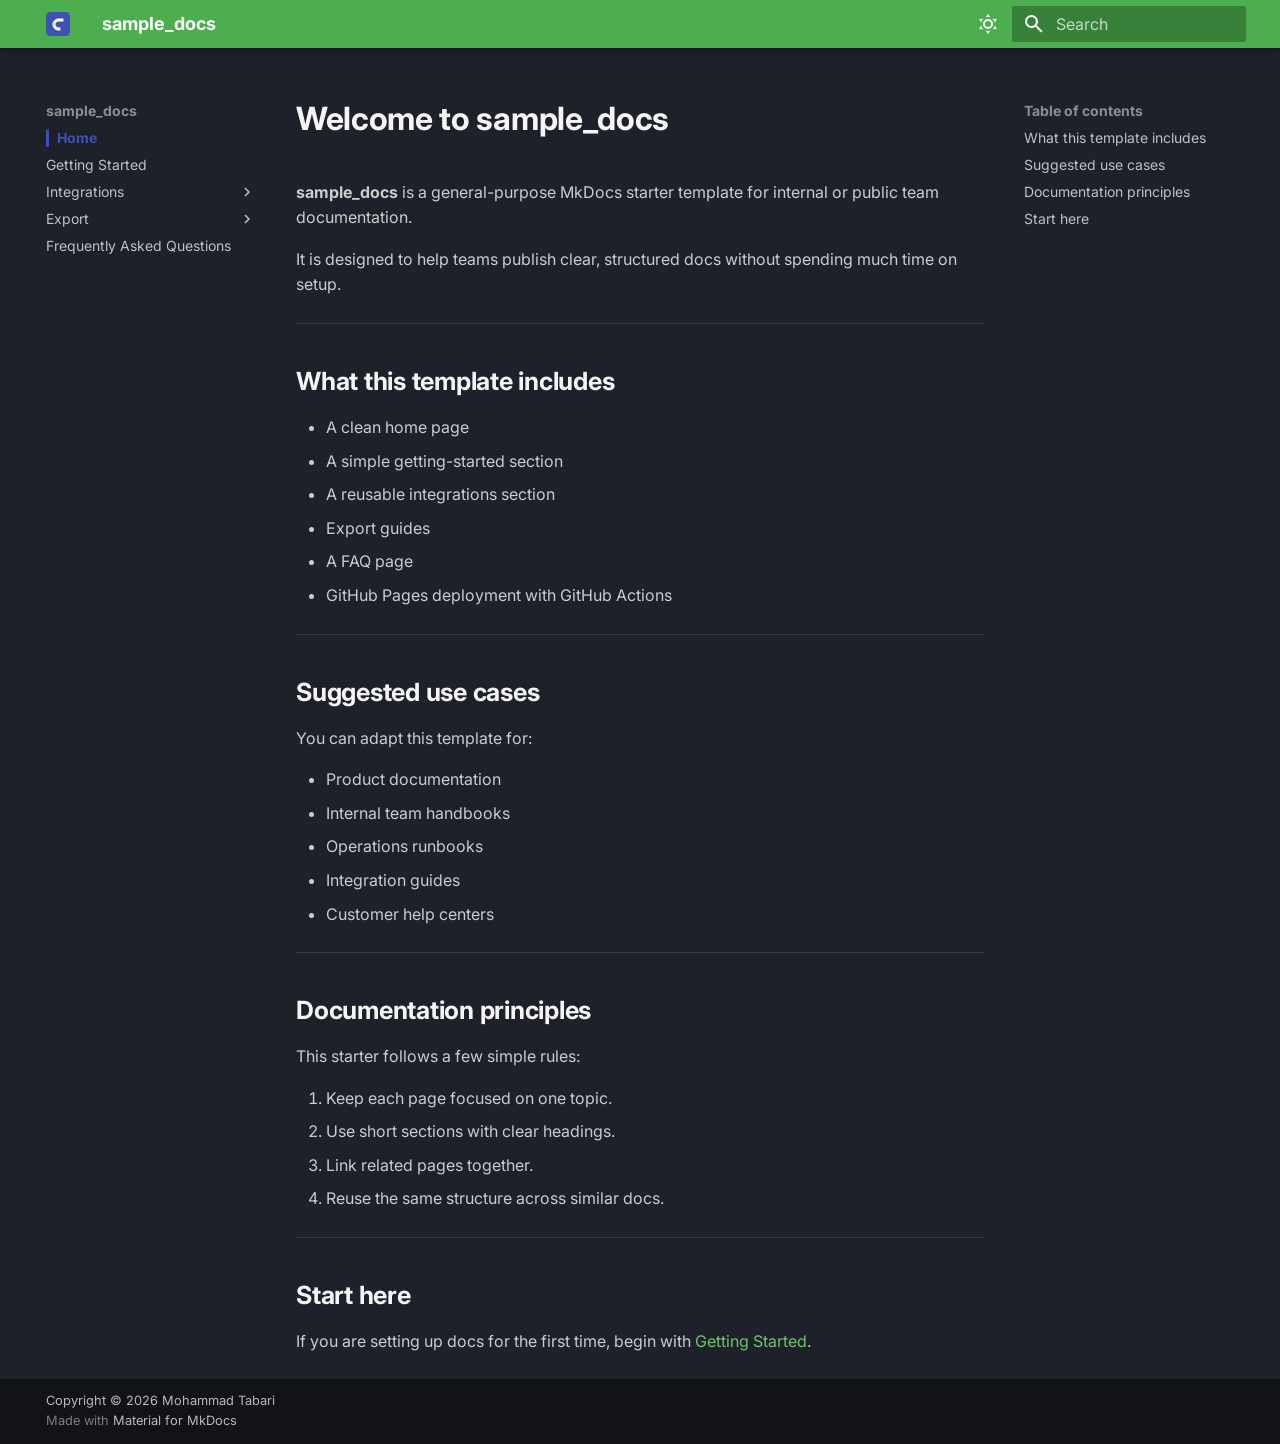
<file: index.html>
<!doctype html>
<html lang="en" class="no-js">
  <head>
    
      <meta charset="utf-8">
      <meta name="viewport" content="width=device-width,initial-scale=1">
      
        <meta name="description" content="General team documentation template">
      
      
      
        <link rel="canonical" href="https://Mohammad-H93.github.io/sample-docs/">
      
      
      
        <link rel="next" href="sessions/">
      
      
      <link rel="icon" href="assets/favicon.svg">
      <meta name="generator" content="mkdocs-1.6.1, mkdocs-material-9.6.9">
    
    
      
        <title>sample_docs</title>
      
    
    
      <link rel="stylesheet" href="assets/stylesheets/main.4af4bdda.min.css">
      
        
        <link rel="stylesheet" href="assets/stylesheets/palette.06af60db.min.css">
      
      


    
    
      
    
    
      
        
        
        <link rel="preconnect" href="https://fonts.gstatic.com" crossorigin>
        <link rel="stylesheet" href="https://fonts.googleapis.com/css?family=Inter:300,300i,400,400i,700,700i%7CJetBrains+Mono:400,400i,700,700i&display=fallback">
        <style>:root{--md-text-font:"Inter";--md-code-font:"JetBrains Mono"}</style>
      
    
    
      <link rel="stylesheet" href="stylesheets/extra.css">
    
    <script>__md_scope=new URL(".",location),__md_hash=e=>[...e].reduce(((e,_)=>(e<<5)-e+_.charCodeAt(0)),0),__md_get=(e,_=localStorage,t=__md_scope)=>JSON.parse(_.getItem(t.pathname+"."+e)),__md_set=(e,_,t=localStorage,a=__md_scope)=>{try{t.setItem(a.pathname+"."+e,JSON.stringify(_))}catch(e){}}</script>
    
      

    
    
    
  </head>
  
  
    
    
      
    
    
    
    
    <body dir="ltr" data-md-color-scheme="slate" data-md-color-primary="green" data-md-color-accent="deep-purple">
  
    
    <input class="md-toggle" data-md-toggle="drawer" type="checkbox" id="__drawer" autocomplete="off">
    <input class="md-toggle" data-md-toggle="search" type="checkbox" id="__search" autocomplete="off">
    <label class="md-overlay" for="__drawer"></label>
    <div data-md-component="skip">
      
        
        <a href="#welcome-to-sample_docs" class="md-skip">
          Skip to content
        </a>
      
    </div>
    <div data-md-component="announce">
      
    </div>
    
    
      

  

<header class="md-header md-header--shadow" data-md-component="header">
  <nav class="md-header__inner md-grid" aria-label="Header">
    <a href="." title="sample_docs" class="md-header__button md-logo" aria-label="sample_docs" data-md-component="logo">
      
  <img src="assets/logo.svg" alt="logo">

    </a>
    <label class="md-header__button md-icon" for="__drawer">
      
      <svg xmlns="http://www.w3.org/2000/svg" viewBox="0 0 24 24"><path d="M3 6h18v2H3zm0 5h18v2H3zm0 5h18v2H3z"/></svg>
    </label>
    <div class="md-header__title" data-md-component="header-title">
      <div class="md-header__ellipsis">
        <div class="md-header__topic">
          <span class="md-ellipsis">
            sample_docs
          </span>
        </div>
        <div class="md-header__topic" data-md-component="header-topic">
          <span class="md-ellipsis">
            
              Home
            
          </span>
        </div>
      </div>
    </div>
    
      
        <form class="md-header__option" data-md-component="palette">
  
    
    
    
    <input class="md-option" data-md-color-media="" data-md-color-scheme="slate" data-md-color-primary="green" data-md-color-accent="deep-purple"  aria-label="Dark mode"  type="radio" name="__palette" id="__palette_0">
    
      <label class="md-header__button md-icon" title="Dark mode" for="__palette_1" hidden>
        <svg xmlns="http://www.w3.org/2000/svg" viewBox="0 0 24 24"><path d="M12 7a5 5 0 0 1 5 5 5 5 0 0 1-5 5 5 5 0 0 1-5-5 5 5 0 0 1 5-5m0 2a3 3 0 0 0-3 3 3 3 0 0 0 3 3 3 3 0 0 0 3-3 3 3 0 0 0-3-3m0-7 2.39 3.42C13.65 5.15 12.84 5 12 5s-1.65.15-2.39.42zM3.34 7l4.16-.35A7.2 7.2 0 0 0 5.94 8.5c-.44.74-.69 1.5-.83 2.29zm.02 10 1.76-3.77a7.131 7.131 0 0 0 2.38 4.14zM20.65 7l-1.77 3.79a7.02 7.02 0 0 0-2.38-4.15zm-.01 10-4.14.36c.59-.51 1.12-1.14 1.54-1.86.42-.73.69-1.5.83-2.29zM12 22l-2.41-3.44c.74.27 1.55.44 2.41.44.82 0 1.63-.17 2.37-.44z"/></svg>
      </label>
    
  
    
    
    
    <input class="md-option" data-md-color-media="" data-md-color-scheme="default" data-md-color-primary="blue" data-md-color-accent="deep-orange"  aria-label="Light mode"  type="radio" name="__palette" id="__palette_1">
    
      <label class="md-header__button md-icon" title="Light mode" for="__palette_0" hidden>
        <svg xmlns="http://www.w3.org/2000/svg" viewBox="0 0 24 24"><path d="m17.75 4.09-2.53 1.94.91 3.06-2.63-1.81-2.63 1.81.91-3.06-2.53-1.94L12.44 4l1.06-3 1.06 3zm3.5 6.91-1.64 1.25.59 1.98-1.7-1.17-1.7 1.17.59-1.98L15.75 11l2.06-.05L18.5 9l.69 1.95zm-2.28 4.95c.83-.08 1.72 1.1 1.19 1.85-.32.45-.66.87-1.08 1.27C15.17 23 8.84 23 4.94 19.07c-3.91-3.9-3.91-10.24 0-14.14.4-.4.82-.76 1.27-1.08.75-.53 1.93.36 1.85 1.19-.27 2.86.69 5.83 2.89 8.02a9.96 9.96 0 0 0 8.02 2.89m-1.64 2.02a12.08 12.08 0 0 1-7.8-3.47c-2.17-2.19-3.33-5-3.49-7.82-2.81 3.14-2.7 7.96.31 10.98 3.02 3.01 7.84 3.12 10.98.31"/></svg>
      </label>
    
  
</form>
      
    
    
      <script>var palette=__md_get("__palette");if(palette&&palette.color){if("(prefers-color-scheme)"===palette.color.media){var media=matchMedia("(prefers-color-scheme: light)"),input=document.querySelector(media.matches?"[data-md-color-media='(prefers-color-scheme: light)']":"[data-md-color-media='(prefers-color-scheme: dark)']");palette.color.media=input.getAttribute("data-md-color-media"),palette.color.scheme=input.getAttribute("data-md-color-scheme"),palette.color.primary=input.getAttribute("data-md-color-primary"),palette.color.accent=input.getAttribute("data-md-color-accent")}for(var[key,value]of Object.entries(palette.color))document.body.setAttribute("data-md-color-"+key,value)}</script>
    
    
    
      <label class="md-header__button md-icon" for="__search">
        
        <svg xmlns="http://www.w3.org/2000/svg" viewBox="0 0 24 24"><path d="M9.5 3A6.5 6.5 0 0 1 16 9.5c0 1.61-.59 3.09-1.56 4.23l.27.27h.79l5 5-1.5 1.5-5-5v-.79l-.27-.27A6.52 6.52 0 0 1 9.5 16 6.5 6.5 0 0 1 3 9.5 6.5 6.5 0 0 1 9.5 3m0 2C7 5 5 7 5 9.5S7 14 9.5 14 14 12 14 9.5 12 5 9.5 5"/></svg>
      </label>
      <div class="md-search" data-md-component="search" role="dialog">
  <label class="md-search__overlay" for="__search"></label>
  <div class="md-search__inner" role="search">
    <form class="md-search__form" name="search">
      <input type="text" class="md-search__input" name="query" aria-label="Search" placeholder="Search" autocapitalize="off" autocorrect="off" autocomplete="off" spellcheck="false" data-md-component="search-query" required>
      <label class="md-search__icon md-icon" for="__search">
        
        <svg xmlns="http://www.w3.org/2000/svg" viewBox="0 0 24 24"><path d="M9.5 3A6.5 6.5 0 0 1 16 9.5c0 1.61-.59 3.09-1.56 4.23l.27.27h.79l5 5-1.5 1.5-5-5v-.79l-.27-.27A6.52 6.52 0 0 1 9.5 16 6.5 6.5 0 0 1 3 9.5 6.5 6.5 0 0 1 9.5 3m0 2C7 5 5 7 5 9.5S7 14 9.5 14 14 12 14 9.5 12 5 9.5 5"/></svg>
        
        <svg xmlns="http://www.w3.org/2000/svg" viewBox="0 0 24 24"><path d="M20 11v2H8l5.5 5.5-1.42 1.42L4.16 12l7.92-7.92L13.5 5.5 8 11z"/></svg>
      </label>
      <nav class="md-search__options" aria-label="Search">
        
        <button type="reset" class="md-search__icon md-icon" title="Clear" aria-label="Clear" tabindex="-1">
          
          <svg xmlns="http://www.w3.org/2000/svg" viewBox="0 0 24 24"><path d="M19 6.41 17.59 5 12 10.59 6.41 5 5 6.41 10.59 12 5 17.59 6.41 19 12 13.41 17.59 19 19 17.59 13.41 12z"/></svg>
        </button>
      </nav>
      
        <div class="md-search__suggest" data-md-component="search-suggest"></div>
      
    </form>
    <div class="md-search__output">
      <div class="md-search__scrollwrap" tabindex="0" data-md-scrollfix>
        <div class="md-search-result" data-md-component="search-result">
          <div class="md-search-result__meta">
            Initializing search
          </div>
          <ol class="md-search-result__list" role="presentation"></ol>
        </div>
      </div>
    </div>
  </div>
</div>
    
    
  </nav>
  
</header>
    
    <div class="md-container" data-md-component="container">
      
      
        
          
        
      
      <main class="md-main" data-md-component="main">
        <div class="md-main__inner md-grid">
          
            
              
              <div class="md-sidebar md-sidebar--primary" data-md-component="sidebar" data-md-type="navigation" >
                <div class="md-sidebar__scrollwrap">
                  <div class="md-sidebar__inner">
                    



<nav class="md-nav md-nav--primary" aria-label="Navigation" data-md-level="0">
  <label class="md-nav__title" for="__drawer">
    <a href="." title="sample_docs" class="md-nav__button md-logo" aria-label="sample_docs" data-md-component="logo">
      
  <img src="assets/logo.svg" alt="logo">

    </a>
    sample_docs
  </label>
  
  <ul class="md-nav__list" data-md-scrollfix>
    
      
      
  
  
    
  
  
  
    <li class="md-nav__item md-nav__item--active">
      
      <input class="md-nav__toggle md-toggle" type="checkbox" id="__toc">
      
      
        
      
      
        <label class="md-nav__link md-nav__link--active" for="__toc">
          
  
  <span class="md-ellipsis">
    Home
    
  </span>
  

          <span class="md-nav__icon md-icon"></span>
        </label>
      
      <a href="." class="md-nav__link md-nav__link--active">
        
  
  <span class="md-ellipsis">
    Home
    
  </span>
  

      </a>
      
        

<nav class="md-nav md-nav--secondary" aria-label="Table of contents">
  
  
  
    
  
  
    <label class="md-nav__title" for="__toc">
      <span class="md-nav__icon md-icon"></span>
      Table of contents
    </label>
    <ul class="md-nav__list" data-md-component="toc" data-md-scrollfix>
      
        <li class="md-nav__item">
  <a href="#what-this-template-includes" class="md-nav__link">
    <span class="md-ellipsis">
      What this template includes
    </span>
  </a>
  
</li>
      
        <li class="md-nav__item">
  <a href="#suggested-use-cases" class="md-nav__link">
    <span class="md-ellipsis">
      Suggested use cases
    </span>
  </a>
  
</li>
      
        <li class="md-nav__item">
  <a href="#documentation-principles" class="md-nav__link">
    <span class="md-ellipsis">
      Documentation principles
    </span>
  </a>
  
</li>
      
        <li class="md-nav__item">
  <a href="#start-here" class="md-nav__link">
    <span class="md-ellipsis">
      Start here
    </span>
  </a>
  
</li>
      
    </ul>
  
</nav>
      
    </li>
  

    
      
      
  
  
  
  
    <li class="md-nav__item">
      <a href="sessions/" class="md-nav__link">
        
  
  <span class="md-ellipsis">
    Getting Started
    
  </span>
  

      </a>
    </li>
  

    
      
      
  
  
  
  
    
    
      
        
          
        
      
        
      
    
    
    
    <li class="md-nav__item md-nav__item--nested">
      
        
        
        <input class="md-nav__toggle md-toggle " type="checkbox" id="__nav_3" >
        
          
          
          <div class="md-nav__link md-nav__container">
            <a href="Integrate%20Sessions%20with%20CAD%20Software/" class="md-nav__link ">
              
  
  <span class="md-ellipsis">
    Integrations
    
  </span>
  

            </a>
            
              
              <label class="md-nav__link " for="__nav_3" id="__nav_3_label" tabindex="0">
                <span class="md-nav__icon md-icon"></span>
              </label>
            
          </div>
        
        <nav class="md-nav" data-md-level="1" aria-labelledby="__nav_3_label" aria-expanded="false">
          <label class="md-nav__title" for="__nav_3">
            <span class="md-nav__icon md-icon"></span>
            Integrations
          </label>
          <ul class="md-nav__list" data-md-scrollfix>
            
              
            
              
                
  
  
  
  
    
    
      
        
          
        
      
        
      
        
      
    
    
    
    <li class="md-nav__item md-nav__item--nested">
      
        
        
        <input class="md-nav__toggle md-toggle " type="checkbox" id="__nav_3_2" >
        
          
          
          <div class="md-nav__link md-nav__container">
            <a href="Integrate%20Sessions%20with%20CAD%20Software/tool_a/" class="md-nav__link ">
              
  
  <span class="md-ellipsis">
    Tool A
    
  </span>
  

            </a>
            
              
              <label class="md-nav__link " for="__nav_3_2" id="__nav_3_2_label" tabindex="0">
                <span class="md-nav__icon md-icon"></span>
              </label>
            
          </div>
        
        <nav class="md-nav" data-md-level="2" aria-labelledby="__nav_3_2_label" aria-expanded="false">
          <label class="md-nav__title" for="__nav_3_2">
            <span class="md-nav__icon md-icon"></span>
            Tool A
          </label>
          <ul class="md-nav__list" data-md-scrollfix>
            
              
            
              
                
  
  
  
  
    <li class="md-nav__item">
      <a href="Integrate%20Sessions%20with%20CAD%20Software/tool_a/sync-index/" class="md-nav__link">
        
  
  <span class="md-ellipsis">
    Sync
    
  </span>
  

      </a>
    </li>
  

              
            
              
                
  
  
  
  
    <li class="md-nav__item">
      <a href="Integrate%20Sessions%20with%20CAD%20Software/tool_a/generate-index/" class="md-nav__link">
        
  
  <span class="md-ellipsis">
    Generate
    
  </span>
  

      </a>
    </li>
  

              
            
          </ul>
        </nav>
      
    </li>
  

              
            
          </ul>
        </nav>
      
    </li>
  

    
      
      
  
  
  
  
    
    
      
        
          
        
      
        
      
    
    
    
    <li class="md-nav__item md-nav__item--nested">
      
        
        
        <input class="md-nav__toggle md-toggle " type="checkbox" id="__nav_4" >
        
          
          
          <div class="md-nav__link md-nav__container">
            <a href="export/" class="md-nav__link ">
              
  
  <span class="md-ellipsis">
    Export
    
  </span>
  

            </a>
            
              
              <label class="md-nav__link " for="__nav_4" id="__nav_4_label" tabindex="0">
                <span class="md-nav__icon md-icon"></span>
              </label>
            
          </div>
        
        <nav class="md-nav" data-md-level="1" aria-labelledby="__nav_4_label" aria-expanded="false">
          <label class="md-nav__title" for="__nav_4">
            <span class="md-nav__icon md-icon"></span>
            Export
          </label>
          <ul class="md-nav__list" data-md-scrollfix>
            
              
            
              
                
  
  
  
  
    <li class="md-nav__item">
      <a href="export/dwg-index/" class="md-nav__link">
        
  
  <span class="md-ellipsis">
    PDF Export
    
  </span>
  

      </a>
    </li>
  

              
            
          </ul>
        </nav>
      
    </li>
  

    
      
      
  
  
  
  
    <li class="md-nav__item">
      <a href="frequent-questions/" class="md-nav__link">
        
  
  <span class="md-ellipsis">
    Frequently Asked Questions
    
  </span>
  

      </a>
    </li>
  

    
  </ul>
</nav>
                  </div>
                </div>
              </div>
            
            
              
              <div class="md-sidebar md-sidebar--secondary" data-md-component="sidebar" data-md-type="toc" >
                <div class="md-sidebar__scrollwrap">
                  <div class="md-sidebar__inner">
                    

<nav class="md-nav md-nav--secondary" aria-label="Table of contents">
  
  
  
    
  
  
    <label class="md-nav__title" for="__toc">
      <span class="md-nav__icon md-icon"></span>
      Table of contents
    </label>
    <ul class="md-nav__list" data-md-component="toc" data-md-scrollfix>
      
        <li class="md-nav__item">
  <a href="#what-this-template-includes" class="md-nav__link">
    <span class="md-ellipsis">
      What this template includes
    </span>
  </a>
  
</li>
      
        <li class="md-nav__item">
  <a href="#suggested-use-cases" class="md-nav__link">
    <span class="md-ellipsis">
      Suggested use cases
    </span>
  </a>
  
</li>
      
        <li class="md-nav__item">
  <a href="#documentation-principles" class="md-nav__link">
    <span class="md-ellipsis">
      Documentation principles
    </span>
  </a>
  
</li>
      
        <li class="md-nav__item">
  <a href="#start-here" class="md-nav__link">
    <span class="md-ellipsis">
      Start here
    </span>
  </a>
  
</li>
      
    </ul>
  
</nav>
                  </div>
                </div>
              </div>
            
          
          
            <div class="md-content" data-md-component="content">
              <article class="md-content__inner md-typeset">
                
                  



<h1 id="welcome-to-sample_docs">Welcome to sample_docs<a class="headerlink" href="#welcome-to-sample_docs" title="Permanent link">&para;</a></h1>
<p><strong>sample_docs</strong> is a general-purpose MkDocs starter template for internal or public team documentation.</p>
<p>It is designed to help teams publish clear, structured docs without spending much time on setup.</p>
<hr />
<h2 id="what-this-template-includes">What this template includes<a class="headerlink" href="#what-this-template-includes" title="Permanent link">&para;</a></h2>
<ul>
<li>A clean home page</li>
<li>A simple getting-started section</li>
<li>A reusable integrations section</li>
<li>Export guides</li>
<li>A FAQ page</li>
<li>GitHub Pages deployment with GitHub Actions</li>
</ul>
<hr />
<h2 id="suggested-use-cases">Suggested use cases<a class="headerlink" href="#suggested-use-cases" title="Permanent link">&para;</a></h2>
<p>You can adapt this template for:</p>
<ul>
<li>Product documentation</li>
<li>Internal team handbooks</li>
<li>Operations runbooks</li>
<li>Integration guides</li>
<li>Customer help centers</li>
</ul>
<hr />
<h2 id="documentation-principles">Documentation principles<a class="headerlink" href="#documentation-principles" title="Permanent link">&para;</a></h2>
<p>This starter follows a few simple rules:</p>
<ol>
<li>Keep each page focused on one topic.</li>
<li>Use short sections with clear headings.</li>
<li>Link related pages together.</li>
<li>Reuse the same structure across similar docs.</li>
</ol>
<hr />
<h2 id="start-here">Start here<a class="headerlink" href="#start-here" title="Permanent link">&para;</a></h2>
<p>If you are setting up docs for the first time, begin with <a href="sessions/">Getting Started</a>.</p>












                
              </article>
            </div>
          
          
<script>var target=document.getElementById(location.hash.slice(1));target&&target.name&&(target.checked=target.name.startsWith("__tabbed_"))</script>
        </div>
        
          <button type="button" class="md-top md-icon" data-md-component="top" hidden>
  
  <svg xmlns="http://www.w3.org/2000/svg" viewBox="0 0 24 24"><path d="M13 20h-2V8l-5.5 5.5-1.42-1.42L12 4.16l7.92 7.92-1.42 1.42L13 8z"/></svg>
  Back to top
</button>
        
      </main>
      
        <footer class="md-footer">
  
  <div class="md-footer-meta md-typeset">
    <div class="md-footer-meta__inner md-grid">
      <div class="md-copyright">
  
    <div class="md-copyright__highlight">
      Copyright &copy; 2026 Mohammad Tabari
    </div>
  
  
    Made with
    <a href="https://squidfunk.github.io/mkdocs-material/" target="_blank" rel="noopener">
      Material for MkDocs
    </a>
  
</div>
      
    </div>
  </div>
</footer>
      
    </div>
    <div class="md-dialog" data-md-component="dialog">
      <div class="md-dialog__inner md-typeset"></div>
    </div>
    
    
    <script id="__config" type="application/json">{"base": ".", "features": ["navigation.indexes", "navigation.top", "content.code.copy", "search.suggest", "search.highlight"], "search": "assets/javascripts/workers/search.f8cc74c7.min.js", "translations": {"clipboard.copied": "Copied to clipboard", "clipboard.copy": "Copy to clipboard", "search.result.more.one": "1 more on this page", "search.result.more.other": "# more on this page", "search.result.none": "No matching documents", "search.result.one": "1 matching document", "search.result.other": "# matching documents", "search.result.placeholder": "Type to start searching", "search.result.term.missing": "Missing", "select.version": "Select version"}}</script>
    
    
      <script src="assets/javascripts/bundle.c8b220af.min.js"></script>
      
    
  </body>
</html>
</file>
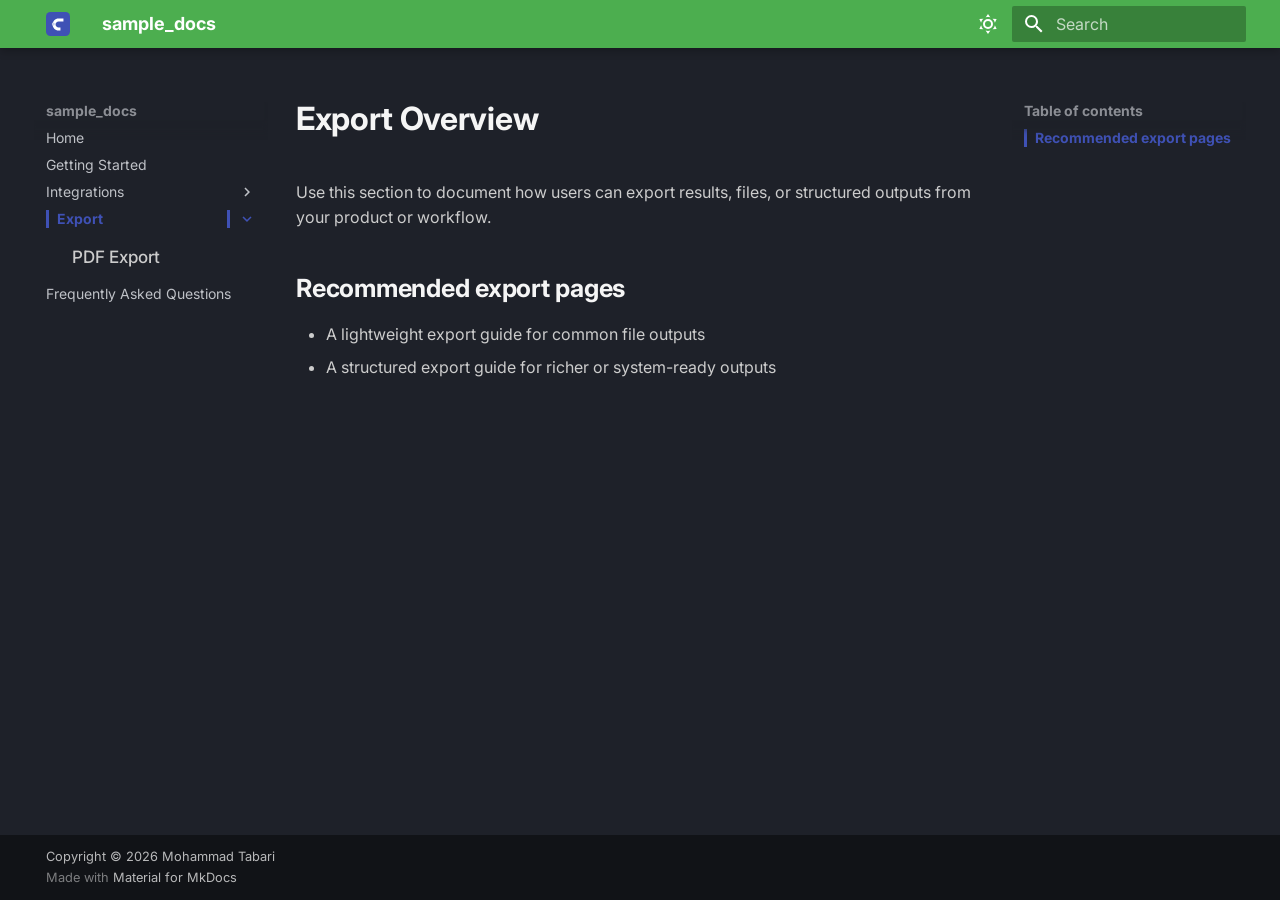
<file: export/index.html>
<!doctype html>
<html lang="en" class="no-js">
  <head>
    
      <meta charset="utf-8">
      <meta name="viewport" content="width=device-width,initial-scale=1">
      
        <meta name="description" content="General team documentation template">
      
      
      
        <link rel="canonical" href="https://Mohammad-H93.github.io/sample-docs/export/">
      
      
        <link rel="prev" href="../Integrate%20Sessions%20with%20CAD%20Software/tool_a/generate-index/">
      
      
        <link rel="next" href="dwg-index/">
      
      
      <link rel="icon" href="../assets/favicon.svg">
      <meta name="generator" content="mkdocs-1.6.1, mkdocs-material-9.6.9">
    
    
      
        <title>Export Overview - sample_docs</title>
      
    
    
      <link rel="stylesheet" href="../assets/stylesheets/main.4af4bdda.min.css">
      
        
        <link rel="stylesheet" href="../assets/stylesheets/palette.06af60db.min.css">
      
      


    
    
      
    
    
      
        
        
        <link rel="preconnect" href="https://fonts.gstatic.com" crossorigin>
        <link rel="stylesheet" href="https://fonts.googleapis.com/css?family=Inter:300,300i,400,400i,700,700i%7CJetBrains+Mono:400,400i,700,700i&display=fallback">
        <style>:root{--md-text-font:"Inter";--md-code-font:"JetBrains Mono"}</style>
      
    
    
      <link rel="stylesheet" href="../stylesheets/extra.css">
    
    <script>__md_scope=new URL("..",location),__md_hash=e=>[...e].reduce(((e,_)=>(e<<5)-e+_.charCodeAt(0)),0),__md_get=(e,_=localStorage,t=__md_scope)=>JSON.parse(_.getItem(t.pathname+"."+e)),__md_set=(e,_,t=localStorage,a=__md_scope)=>{try{t.setItem(a.pathname+"."+e,JSON.stringify(_))}catch(e){}}</script>
    
      

    
    
    
  </head>
  
  
    
    
      
    
    
    
    
    <body dir="ltr" data-md-color-scheme="slate" data-md-color-primary="green" data-md-color-accent="deep-purple">
  
    
    <input class="md-toggle" data-md-toggle="drawer" type="checkbox" id="__drawer" autocomplete="off">
    <input class="md-toggle" data-md-toggle="search" type="checkbox" id="__search" autocomplete="off">
    <label class="md-overlay" for="__drawer"></label>
    <div data-md-component="skip">
      
        
        <a href="#export-overview" class="md-skip">
          Skip to content
        </a>
      
    </div>
    <div data-md-component="announce">
      
    </div>
    
    
      

  

<header class="md-header md-header--shadow" data-md-component="header">
  <nav class="md-header__inner md-grid" aria-label="Header">
    <a href=".." title="sample_docs" class="md-header__button md-logo" aria-label="sample_docs" data-md-component="logo">
      
  <img src="../assets/logo.svg" alt="logo">

    </a>
    <label class="md-header__button md-icon" for="__drawer">
      
      <svg xmlns="http://www.w3.org/2000/svg" viewBox="0 0 24 24"><path d="M3 6h18v2H3zm0 5h18v2H3zm0 5h18v2H3z"/></svg>
    </label>
    <div class="md-header__title" data-md-component="header-title">
      <div class="md-header__ellipsis">
        <div class="md-header__topic">
          <span class="md-ellipsis">
            sample_docs
          </span>
        </div>
        <div class="md-header__topic" data-md-component="header-topic">
          <span class="md-ellipsis">
            
              Export Overview
            
          </span>
        </div>
      </div>
    </div>
    
      
        <form class="md-header__option" data-md-component="palette">
  
    
    
    
    <input class="md-option" data-md-color-media="" data-md-color-scheme="slate" data-md-color-primary="green" data-md-color-accent="deep-purple"  aria-label="Dark mode"  type="radio" name="__palette" id="__palette_0">
    
      <label class="md-header__button md-icon" title="Dark mode" for="__palette_1" hidden>
        <svg xmlns="http://www.w3.org/2000/svg" viewBox="0 0 24 24"><path d="M12 7a5 5 0 0 1 5 5 5 5 0 0 1-5 5 5 5 0 0 1-5-5 5 5 0 0 1 5-5m0 2a3 3 0 0 0-3 3 3 3 0 0 0 3 3 3 3 0 0 0 3-3 3 3 0 0 0-3-3m0-7 2.39 3.42C13.65 5.15 12.84 5 12 5s-1.65.15-2.39.42zM3.34 7l4.16-.35A7.2 7.2 0 0 0 5.94 8.5c-.44.74-.69 1.5-.83 2.29zm.02 10 1.76-3.77a7.131 7.131 0 0 0 2.38 4.14zM20.65 7l-1.77 3.79a7.02 7.02 0 0 0-2.38-4.15zm-.01 10-4.14.36c.59-.51 1.12-1.14 1.54-1.86.42-.73.69-1.5.83-2.29zM12 22l-2.41-3.44c.74.27 1.55.44 2.41.44.82 0 1.63-.17 2.37-.44z"/></svg>
      </label>
    
  
    
    
    
    <input class="md-option" data-md-color-media="" data-md-color-scheme="default" data-md-color-primary="blue" data-md-color-accent="deep-orange"  aria-label="Light mode"  type="radio" name="__palette" id="__palette_1">
    
      <label class="md-header__button md-icon" title="Light mode" for="__palette_0" hidden>
        <svg xmlns="http://www.w3.org/2000/svg" viewBox="0 0 24 24"><path d="m17.75 4.09-2.53 1.94.91 3.06-2.63-1.81-2.63 1.81.91-3.06-2.53-1.94L12.44 4l1.06-3 1.06 3zm3.5 6.91-1.64 1.25.59 1.98-1.7-1.17-1.7 1.17.59-1.98L15.75 11l2.06-.05L18.5 9l.69 1.95zm-2.28 4.95c.83-.08 1.72 1.1 1.19 1.85-.32.45-.66.87-1.08 1.27C15.17 23 8.84 23 4.94 19.07c-3.91-3.9-3.91-10.24 0-14.14.4-.4.82-.76 1.27-1.08.75-.53 1.93.36 1.85 1.19-.27 2.86.69 5.83 2.89 8.02a9.96 9.96 0 0 0 8.02 2.89m-1.64 2.02a12.08 12.08 0 0 1-7.8-3.47c-2.17-2.19-3.33-5-3.49-7.82-2.81 3.14-2.7 7.96.31 10.98 3.02 3.01 7.84 3.12 10.98.31"/></svg>
      </label>
    
  
</form>
      
    
    
      <script>var palette=__md_get("__palette");if(palette&&palette.color){if("(prefers-color-scheme)"===palette.color.media){var media=matchMedia("(prefers-color-scheme: light)"),input=document.querySelector(media.matches?"[data-md-color-media='(prefers-color-scheme: light)']":"[data-md-color-media='(prefers-color-scheme: dark)']");palette.color.media=input.getAttribute("data-md-color-media"),palette.color.scheme=input.getAttribute("data-md-color-scheme"),palette.color.primary=input.getAttribute("data-md-color-primary"),palette.color.accent=input.getAttribute("data-md-color-accent")}for(var[key,value]of Object.entries(palette.color))document.body.setAttribute("data-md-color-"+key,value)}</script>
    
    
    
      <label class="md-header__button md-icon" for="__search">
        
        <svg xmlns="http://www.w3.org/2000/svg" viewBox="0 0 24 24"><path d="M9.5 3A6.5 6.5 0 0 1 16 9.5c0 1.61-.59 3.09-1.56 4.23l.27.27h.79l5 5-1.5 1.5-5-5v-.79l-.27-.27A6.52 6.52 0 0 1 9.5 16 6.5 6.5 0 0 1 3 9.5 6.5 6.5 0 0 1 9.5 3m0 2C7 5 5 7 5 9.5S7 14 9.5 14 14 12 14 9.5 12 5 9.5 5"/></svg>
      </label>
      <div class="md-search" data-md-component="search" role="dialog">
  <label class="md-search__overlay" for="__search"></label>
  <div class="md-search__inner" role="search">
    <form class="md-search__form" name="search">
      <input type="text" class="md-search__input" name="query" aria-label="Search" placeholder="Search" autocapitalize="off" autocorrect="off" autocomplete="off" spellcheck="false" data-md-component="search-query" required>
      <label class="md-search__icon md-icon" for="__search">
        
        <svg xmlns="http://www.w3.org/2000/svg" viewBox="0 0 24 24"><path d="M9.5 3A6.5 6.5 0 0 1 16 9.5c0 1.61-.59 3.09-1.56 4.23l.27.27h.79l5 5-1.5 1.5-5-5v-.79l-.27-.27A6.52 6.52 0 0 1 9.5 16 6.5 6.5 0 0 1 3 9.5 6.5 6.5 0 0 1 9.5 3m0 2C7 5 5 7 5 9.5S7 14 9.5 14 14 12 14 9.5 12 5 9.5 5"/></svg>
        
        <svg xmlns="http://www.w3.org/2000/svg" viewBox="0 0 24 24"><path d="M20 11v2H8l5.5 5.5-1.42 1.42L4.16 12l7.92-7.92L13.5 5.5 8 11z"/></svg>
      </label>
      <nav class="md-search__options" aria-label="Search">
        
        <button type="reset" class="md-search__icon md-icon" title="Clear" aria-label="Clear" tabindex="-1">
          
          <svg xmlns="http://www.w3.org/2000/svg" viewBox="0 0 24 24"><path d="M19 6.41 17.59 5 12 10.59 6.41 5 5 6.41 10.59 12 5 17.59 6.41 19 12 13.41 17.59 19 19 17.59 13.41 12z"/></svg>
        </button>
      </nav>
      
        <div class="md-search__suggest" data-md-component="search-suggest"></div>
      
    </form>
    <div class="md-search__output">
      <div class="md-search__scrollwrap" tabindex="0" data-md-scrollfix>
        <div class="md-search-result" data-md-component="search-result">
          <div class="md-search-result__meta">
            Initializing search
          </div>
          <ol class="md-search-result__list" role="presentation"></ol>
        </div>
      </div>
    </div>
  </div>
</div>
    
    
  </nav>
  
</header>
    
    <div class="md-container" data-md-component="container">
      
      
        
          
        
      
      <main class="md-main" data-md-component="main">
        <div class="md-main__inner md-grid">
          
            
              
              <div class="md-sidebar md-sidebar--primary" data-md-component="sidebar" data-md-type="navigation" >
                <div class="md-sidebar__scrollwrap">
                  <div class="md-sidebar__inner">
                    



<nav class="md-nav md-nav--primary" aria-label="Navigation" data-md-level="0">
  <label class="md-nav__title" for="__drawer">
    <a href=".." title="sample_docs" class="md-nav__button md-logo" aria-label="sample_docs" data-md-component="logo">
      
  <img src="../assets/logo.svg" alt="logo">

    </a>
    sample_docs
  </label>
  
  <ul class="md-nav__list" data-md-scrollfix>
    
      
      
  
  
  
  
    <li class="md-nav__item">
      <a href=".." class="md-nav__link">
        
  
  <span class="md-ellipsis">
    Home
    
  </span>
  

      </a>
    </li>
  

    
      
      
  
  
  
  
    <li class="md-nav__item">
      <a href="../sessions/" class="md-nav__link">
        
  
  <span class="md-ellipsis">
    Getting Started
    
  </span>
  

      </a>
    </li>
  

    
      
      
  
  
  
  
    
    
      
        
          
        
      
        
      
    
    
    
    <li class="md-nav__item md-nav__item--nested">
      
        
        
        <input class="md-nav__toggle md-toggle " type="checkbox" id="__nav_3" >
        
          
          
          <div class="md-nav__link md-nav__container">
            <a href="../Integrate%20Sessions%20with%20CAD%20Software/" class="md-nav__link ">
              
  
  <span class="md-ellipsis">
    Integrations
    
  </span>
  

            </a>
            
              
              <label class="md-nav__link " for="__nav_3" id="__nav_3_label" tabindex="0">
                <span class="md-nav__icon md-icon"></span>
              </label>
            
          </div>
        
        <nav class="md-nav" data-md-level="1" aria-labelledby="__nav_3_label" aria-expanded="false">
          <label class="md-nav__title" for="__nav_3">
            <span class="md-nav__icon md-icon"></span>
            Integrations
          </label>
          <ul class="md-nav__list" data-md-scrollfix>
            
              
            
              
                
  
  
  
  
    
    
      
        
          
        
      
        
      
        
      
    
    
    
    <li class="md-nav__item md-nav__item--nested">
      
        
        
        <input class="md-nav__toggle md-toggle " type="checkbox" id="__nav_3_2" >
        
          
          
          <div class="md-nav__link md-nav__container">
            <a href="../Integrate%20Sessions%20with%20CAD%20Software/tool_a/" class="md-nav__link ">
              
  
  <span class="md-ellipsis">
    Tool A
    
  </span>
  

            </a>
            
              
              <label class="md-nav__link " for="__nav_3_2" id="__nav_3_2_label" tabindex="0">
                <span class="md-nav__icon md-icon"></span>
              </label>
            
          </div>
        
        <nav class="md-nav" data-md-level="2" aria-labelledby="__nav_3_2_label" aria-expanded="false">
          <label class="md-nav__title" for="__nav_3_2">
            <span class="md-nav__icon md-icon"></span>
            Tool A
          </label>
          <ul class="md-nav__list" data-md-scrollfix>
            
              
            
              
                
  
  
  
  
    <li class="md-nav__item">
      <a href="../Integrate%20Sessions%20with%20CAD%20Software/tool_a/sync-index/" class="md-nav__link">
        
  
  <span class="md-ellipsis">
    Sync
    
  </span>
  

      </a>
    </li>
  

              
            
              
                
  
  
  
  
    <li class="md-nav__item">
      <a href="../Integrate%20Sessions%20with%20CAD%20Software/tool_a/generate-index/" class="md-nav__link">
        
  
  <span class="md-ellipsis">
    Generate
    
  </span>
  

      </a>
    </li>
  

              
            
          </ul>
        </nav>
      
    </li>
  

              
            
          </ul>
        </nav>
      
    </li>
  

    
      
      
  
  
    
  
  
  
    
    
      
        
          
        
      
        
      
    
    
    
    <li class="md-nav__item md-nav__item--active md-nav__item--nested">
      
        
        
        <input class="md-nav__toggle md-toggle " type="checkbox" id="__nav_4" checked>
        
          
          
          <div class="md-nav__link md-nav__container">
            <a href="./" class="md-nav__link md-nav__link--active">
              
  
  <span class="md-ellipsis">
    Export
    
  </span>
  

            </a>
            
              
              <label class="md-nav__link md-nav__link--active" for="__nav_4" id="__nav_4_label" tabindex="0">
                <span class="md-nav__icon md-icon"></span>
              </label>
            
          </div>
        
        <nav class="md-nav" data-md-level="1" aria-labelledby="__nav_4_label" aria-expanded="true">
          <label class="md-nav__title" for="__nav_4">
            <span class="md-nav__icon md-icon"></span>
            Export
          </label>
          <ul class="md-nav__list" data-md-scrollfix>
            
              
            
              
                
  
  
  
  
    <li class="md-nav__item">
      <a href="dwg-index/" class="md-nav__link">
        
  
  <span class="md-ellipsis">
    PDF Export
    
  </span>
  

      </a>
    </li>
  

              
            
          </ul>
        </nav>
      
    </li>
  

    
      
      
  
  
  
  
    <li class="md-nav__item">
      <a href="../frequent-questions/" class="md-nav__link">
        
  
  <span class="md-ellipsis">
    Frequently Asked Questions
    
  </span>
  

      </a>
    </li>
  

    
  </ul>
</nav>
                  </div>
                </div>
              </div>
            
            
              
              <div class="md-sidebar md-sidebar--secondary" data-md-component="sidebar" data-md-type="toc" >
                <div class="md-sidebar__scrollwrap">
                  <div class="md-sidebar__inner">
                    

<nav class="md-nav md-nav--secondary" aria-label="Table of contents">
  
  
  
    
  
  
    <label class="md-nav__title" for="__toc">
      <span class="md-nav__icon md-icon"></span>
      Table of contents
    </label>
    <ul class="md-nav__list" data-md-component="toc" data-md-scrollfix>
      
        <li class="md-nav__item">
  <a href="#recommended-export-pages" class="md-nav__link">
    <span class="md-ellipsis">
      Recommended export pages
    </span>
  </a>
  
</li>
      
    </ul>
  
</nav>
                  </div>
                </div>
              </div>
            
          
          
            <div class="md-content" data-md-component="content">
              <article class="md-content__inner md-typeset">
                
                  



<h1 id="export-overview">Export Overview<a class="headerlink" href="#export-overview" title="Permanent link">&para;</a></h1>
<p>Use this section to document how users can export results, files, or structured outputs from your product or workflow.</p>
<h2 id="recommended-export-pages">Recommended export pages<a class="headerlink" href="#recommended-export-pages" title="Permanent link">&para;</a></h2>
<ul>
<li>A lightweight export guide for common file outputs</li>
<li>A structured export guide for richer or system-ready outputs</li>
</ul>












                
              </article>
            </div>
          
          
<script>var target=document.getElementById(location.hash.slice(1));target&&target.name&&(target.checked=target.name.startsWith("__tabbed_"))</script>
        </div>
        
          <button type="button" class="md-top md-icon" data-md-component="top" hidden>
  
  <svg xmlns="http://www.w3.org/2000/svg" viewBox="0 0 24 24"><path d="M13 20h-2V8l-5.5 5.5-1.42-1.42L12 4.16l7.92 7.92-1.42 1.42L13 8z"/></svg>
  Back to top
</button>
        
      </main>
      
        <footer class="md-footer">
  
  <div class="md-footer-meta md-typeset">
    <div class="md-footer-meta__inner md-grid">
      <div class="md-copyright">
  
    <div class="md-copyright__highlight">
      Copyright &copy; 2026 Mohammad Tabari
    </div>
  
  
    Made with
    <a href="https://squidfunk.github.io/mkdocs-material/" target="_blank" rel="noopener">
      Material for MkDocs
    </a>
  
</div>
      
    </div>
  </div>
</footer>
      
    </div>
    <div class="md-dialog" data-md-component="dialog">
      <div class="md-dialog__inner md-typeset"></div>
    </div>
    
    
    <script id="__config" type="application/json">{"base": "..", "features": ["navigation.indexes", "navigation.top", "content.code.copy", "search.suggest", "search.highlight"], "search": "../assets/javascripts/workers/search.f8cc74c7.min.js", "translations": {"clipboard.copied": "Copied to clipboard", "clipboard.copy": "Copy to clipboard", "search.result.more.one": "1 more on this page", "search.result.more.other": "# more on this page", "search.result.none": "No matching documents", "search.result.one": "1 matching document", "search.result.other": "# matching documents", "search.result.placeholder": "Type to start searching", "search.result.term.missing": "Missing", "select.version": "Select version"}}</script>
    
    
      <script src="../assets/javascripts/bundle.c8b220af.min.js"></script>
      
    
  </body>
</html>
</file>
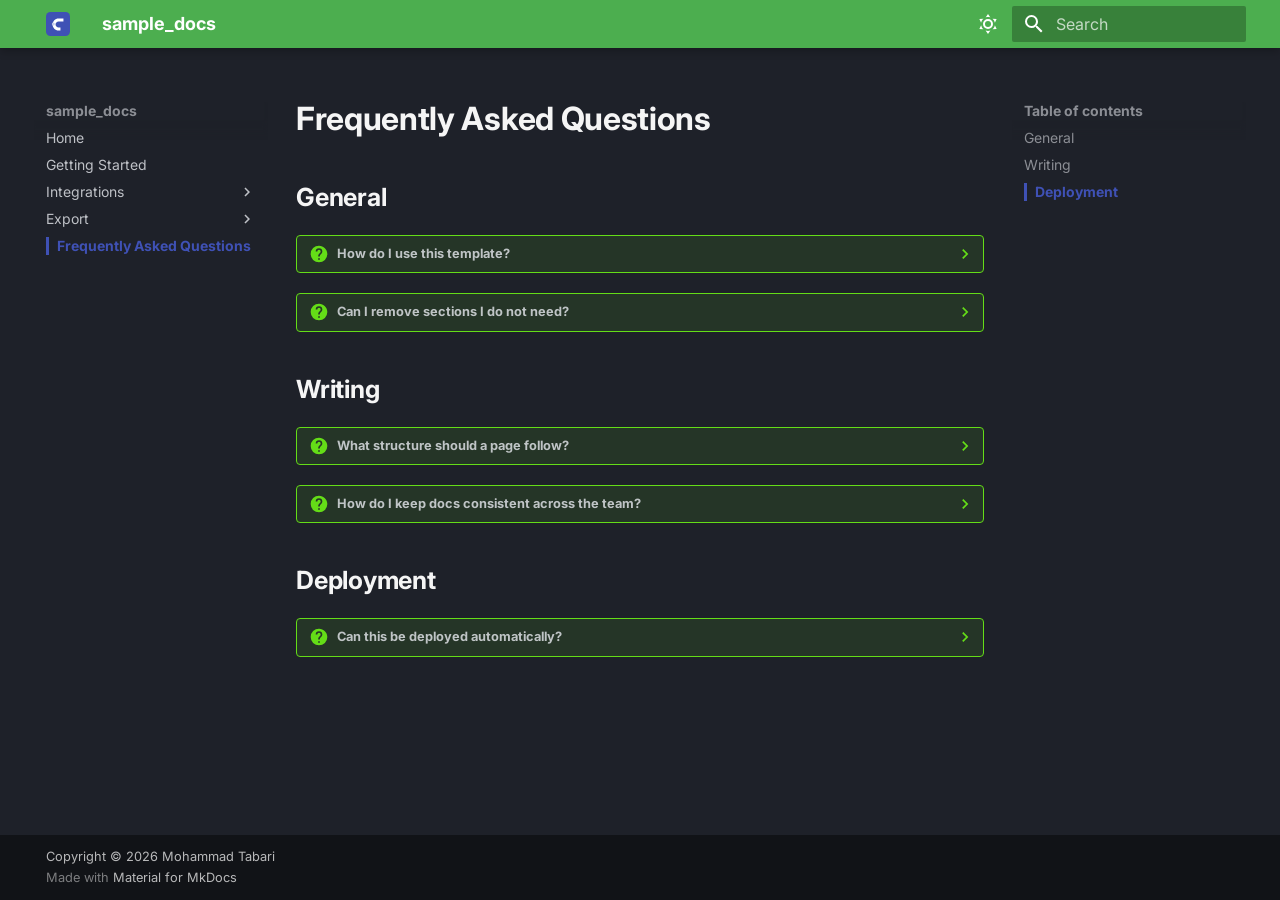
<file: frequent-questions/index.html>
<!doctype html>
<html lang="en" class="no-js">
  <head>
    
      <meta charset="utf-8">
      <meta name="viewport" content="width=device-width,initial-scale=1">
      
        <meta name="description" content="General team documentation template">
      
      
      
        <link rel="canonical" href="https://Mohammad-H93.github.io/sample-docs/frequent-questions/">
      
      
        <link rel="prev" href="../export/dwg-index/">
      
      
      
      <link rel="icon" href="../assets/favicon.svg">
      <meta name="generator" content="mkdocs-1.6.1, mkdocs-material-9.6.9">
    
    
      
        <title>Frequently Asked Questions - sample_docs</title>
      
    
    
      <link rel="stylesheet" href="../assets/stylesheets/main.4af4bdda.min.css">
      
        
        <link rel="stylesheet" href="../assets/stylesheets/palette.06af60db.min.css">
      
      


    
    
      
    
    
      
        
        
        <link rel="preconnect" href="https://fonts.gstatic.com" crossorigin>
        <link rel="stylesheet" href="https://fonts.googleapis.com/css?family=Inter:300,300i,400,400i,700,700i%7CJetBrains+Mono:400,400i,700,700i&display=fallback">
        <style>:root{--md-text-font:"Inter";--md-code-font:"JetBrains Mono"}</style>
      
    
    
      <link rel="stylesheet" href="../stylesheets/extra.css">
    
    <script>__md_scope=new URL("..",location),__md_hash=e=>[...e].reduce(((e,_)=>(e<<5)-e+_.charCodeAt(0)),0),__md_get=(e,_=localStorage,t=__md_scope)=>JSON.parse(_.getItem(t.pathname+"."+e)),__md_set=(e,_,t=localStorage,a=__md_scope)=>{try{t.setItem(a.pathname+"."+e,JSON.stringify(_))}catch(e){}}</script>
    
      

    
    
    
  </head>
  
  
    
    
      
    
    
    
    
    <body dir="ltr" data-md-color-scheme="slate" data-md-color-primary="green" data-md-color-accent="deep-purple">
  
    
    <input class="md-toggle" data-md-toggle="drawer" type="checkbox" id="__drawer" autocomplete="off">
    <input class="md-toggle" data-md-toggle="search" type="checkbox" id="__search" autocomplete="off">
    <label class="md-overlay" for="__drawer"></label>
    <div data-md-component="skip">
      
        
        <a href="#frequently-asked-questions" class="md-skip">
          Skip to content
        </a>
      
    </div>
    <div data-md-component="announce">
      
    </div>
    
    
      

  

<header class="md-header md-header--shadow" data-md-component="header">
  <nav class="md-header__inner md-grid" aria-label="Header">
    <a href=".." title="sample_docs" class="md-header__button md-logo" aria-label="sample_docs" data-md-component="logo">
      
  <img src="../assets/logo.svg" alt="logo">

    </a>
    <label class="md-header__button md-icon" for="__drawer">
      
      <svg xmlns="http://www.w3.org/2000/svg" viewBox="0 0 24 24"><path d="M3 6h18v2H3zm0 5h18v2H3zm0 5h18v2H3z"/></svg>
    </label>
    <div class="md-header__title" data-md-component="header-title">
      <div class="md-header__ellipsis">
        <div class="md-header__topic">
          <span class="md-ellipsis">
            sample_docs
          </span>
        </div>
        <div class="md-header__topic" data-md-component="header-topic">
          <span class="md-ellipsis">
            
              Frequently Asked Questions
            
          </span>
        </div>
      </div>
    </div>
    
      
        <form class="md-header__option" data-md-component="palette">
  
    
    
    
    <input class="md-option" data-md-color-media="" data-md-color-scheme="slate" data-md-color-primary="green" data-md-color-accent="deep-purple"  aria-label="Dark mode"  type="radio" name="__palette" id="__palette_0">
    
      <label class="md-header__button md-icon" title="Dark mode" for="__palette_1" hidden>
        <svg xmlns="http://www.w3.org/2000/svg" viewBox="0 0 24 24"><path d="M12 7a5 5 0 0 1 5 5 5 5 0 0 1-5 5 5 5 0 0 1-5-5 5 5 0 0 1 5-5m0 2a3 3 0 0 0-3 3 3 3 0 0 0 3 3 3 3 0 0 0 3-3 3 3 0 0 0-3-3m0-7 2.39 3.42C13.65 5.15 12.84 5 12 5s-1.65.15-2.39.42zM3.34 7l4.16-.35A7.2 7.2 0 0 0 5.94 8.5c-.44.74-.69 1.5-.83 2.29zm.02 10 1.76-3.77a7.131 7.131 0 0 0 2.38 4.14zM20.65 7l-1.77 3.79a7.02 7.02 0 0 0-2.38-4.15zm-.01 10-4.14.36c.59-.51 1.12-1.14 1.54-1.86.42-.73.69-1.5.83-2.29zM12 22l-2.41-3.44c.74.27 1.55.44 2.41.44.82 0 1.63-.17 2.37-.44z"/></svg>
      </label>
    
  
    
    
    
    <input class="md-option" data-md-color-media="" data-md-color-scheme="default" data-md-color-primary="blue" data-md-color-accent="deep-orange"  aria-label="Light mode"  type="radio" name="__palette" id="__palette_1">
    
      <label class="md-header__button md-icon" title="Light mode" for="__palette_0" hidden>
        <svg xmlns="http://www.w3.org/2000/svg" viewBox="0 0 24 24"><path d="m17.75 4.09-2.53 1.94.91 3.06-2.63-1.81-2.63 1.81.91-3.06-2.53-1.94L12.44 4l1.06-3 1.06 3zm3.5 6.91-1.64 1.25.59 1.98-1.7-1.17-1.7 1.17.59-1.98L15.75 11l2.06-.05L18.5 9l.69 1.95zm-2.28 4.95c.83-.08 1.72 1.1 1.19 1.85-.32.45-.66.87-1.08 1.27C15.17 23 8.84 23 4.94 19.07c-3.91-3.9-3.91-10.24 0-14.14.4-.4.82-.76 1.27-1.08.75-.53 1.93.36 1.85 1.19-.27 2.86.69 5.83 2.89 8.02a9.96 9.96 0 0 0 8.02 2.89m-1.64 2.02a12.08 12.08 0 0 1-7.8-3.47c-2.17-2.19-3.33-5-3.49-7.82-2.81 3.14-2.7 7.96.31 10.98 3.02 3.01 7.84 3.12 10.98.31"/></svg>
      </label>
    
  
</form>
      
    
    
      <script>var palette=__md_get("__palette");if(palette&&palette.color){if("(prefers-color-scheme)"===palette.color.media){var media=matchMedia("(prefers-color-scheme: light)"),input=document.querySelector(media.matches?"[data-md-color-media='(prefers-color-scheme: light)']":"[data-md-color-media='(prefers-color-scheme: dark)']");palette.color.media=input.getAttribute("data-md-color-media"),palette.color.scheme=input.getAttribute("data-md-color-scheme"),palette.color.primary=input.getAttribute("data-md-color-primary"),palette.color.accent=input.getAttribute("data-md-color-accent")}for(var[key,value]of Object.entries(palette.color))document.body.setAttribute("data-md-color-"+key,value)}</script>
    
    
    
      <label class="md-header__button md-icon" for="__search">
        
        <svg xmlns="http://www.w3.org/2000/svg" viewBox="0 0 24 24"><path d="M9.5 3A6.5 6.5 0 0 1 16 9.5c0 1.61-.59 3.09-1.56 4.23l.27.27h.79l5 5-1.5 1.5-5-5v-.79l-.27-.27A6.52 6.52 0 0 1 9.5 16 6.5 6.5 0 0 1 3 9.5 6.5 6.5 0 0 1 9.5 3m0 2C7 5 5 7 5 9.5S7 14 9.5 14 14 12 14 9.5 12 5 9.5 5"/></svg>
      </label>
      <div class="md-search" data-md-component="search" role="dialog">
  <label class="md-search__overlay" for="__search"></label>
  <div class="md-search__inner" role="search">
    <form class="md-search__form" name="search">
      <input type="text" class="md-search__input" name="query" aria-label="Search" placeholder="Search" autocapitalize="off" autocorrect="off" autocomplete="off" spellcheck="false" data-md-component="search-query" required>
      <label class="md-search__icon md-icon" for="__search">
        
        <svg xmlns="http://www.w3.org/2000/svg" viewBox="0 0 24 24"><path d="M9.5 3A6.5 6.5 0 0 1 16 9.5c0 1.61-.59 3.09-1.56 4.23l.27.27h.79l5 5-1.5 1.5-5-5v-.79l-.27-.27A6.52 6.52 0 0 1 9.5 16 6.5 6.5 0 0 1 3 9.5 6.5 6.5 0 0 1 9.5 3m0 2C7 5 5 7 5 9.5S7 14 9.5 14 14 12 14 9.5 12 5 9.5 5"/></svg>
        
        <svg xmlns="http://www.w3.org/2000/svg" viewBox="0 0 24 24"><path d="M20 11v2H8l5.5 5.5-1.42 1.42L4.16 12l7.92-7.92L13.5 5.5 8 11z"/></svg>
      </label>
      <nav class="md-search__options" aria-label="Search">
        
        <button type="reset" class="md-search__icon md-icon" title="Clear" aria-label="Clear" tabindex="-1">
          
          <svg xmlns="http://www.w3.org/2000/svg" viewBox="0 0 24 24"><path d="M19 6.41 17.59 5 12 10.59 6.41 5 5 6.41 10.59 12 5 17.59 6.41 19 12 13.41 17.59 19 19 17.59 13.41 12z"/></svg>
        </button>
      </nav>
      
        <div class="md-search__suggest" data-md-component="search-suggest"></div>
      
    </form>
    <div class="md-search__output">
      <div class="md-search__scrollwrap" tabindex="0" data-md-scrollfix>
        <div class="md-search-result" data-md-component="search-result">
          <div class="md-search-result__meta">
            Initializing search
          </div>
          <ol class="md-search-result__list" role="presentation"></ol>
        </div>
      </div>
    </div>
  </div>
</div>
    
    
  </nav>
  
</header>
    
    <div class="md-container" data-md-component="container">
      
      
        
          
        
      
      <main class="md-main" data-md-component="main">
        <div class="md-main__inner md-grid">
          
            
              
              <div class="md-sidebar md-sidebar--primary" data-md-component="sidebar" data-md-type="navigation" >
                <div class="md-sidebar__scrollwrap">
                  <div class="md-sidebar__inner">
                    



<nav class="md-nav md-nav--primary" aria-label="Navigation" data-md-level="0">
  <label class="md-nav__title" for="__drawer">
    <a href=".." title="sample_docs" class="md-nav__button md-logo" aria-label="sample_docs" data-md-component="logo">
      
  <img src="../assets/logo.svg" alt="logo">

    </a>
    sample_docs
  </label>
  
  <ul class="md-nav__list" data-md-scrollfix>
    
      
      
  
  
  
  
    <li class="md-nav__item">
      <a href=".." class="md-nav__link">
        
  
  <span class="md-ellipsis">
    Home
    
  </span>
  

      </a>
    </li>
  

    
      
      
  
  
  
  
    <li class="md-nav__item">
      <a href="../sessions/" class="md-nav__link">
        
  
  <span class="md-ellipsis">
    Getting Started
    
  </span>
  

      </a>
    </li>
  

    
      
      
  
  
  
  
    
    
      
        
          
        
      
        
      
    
    
    
    <li class="md-nav__item md-nav__item--nested">
      
        
        
        <input class="md-nav__toggle md-toggle " type="checkbox" id="__nav_3" >
        
          
          
          <div class="md-nav__link md-nav__container">
            <a href="../Integrate%20Sessions%20with%20CAD%20Software/" class="md-nav__link ">
              
  
  <span class="md-ellipsis">
    Integrations
    
  </span>
  

            </a>
            
              
              <label class="md-nav__link " for="__nav_3" id="__nav_3_label" tabindex="0">
                <span class="md-nav__icon md-icon"></span>
              </label>
            
          </div>
        
        <nav class="md-nav" data-md-level="1" aria-labelledby="__nav_3_label" aria-expanded="false">
          <label class="md-nav__title" for="__nav_3">
            <span class="md-nav__icon md-icon"></span>
            Integrations
          </label>
          <ul class="md-nav__list" data-md-scrollfix>
            
              
            
              
                
  
  
  
  
    
    
      
        
          
        
      
        
      
        
      
    
    
    
    <li class="md-nav__item md-nav__item--nested">
      
        
        
        <input class="md-nav__toggle md-toggle " type="checkbox" id="__nav_3_2" >
        
          
          
          <div class="md-nav__link md-nav__container">
            <a href="../Integrate%20Sessions%20with%20CAD%20Software/tool_a/" class="md-nav__link ">
              
  
  <span class="md-ellipsis">
    Tool A
    
  </span>
  

            </a>
            
              
              <label class="md-nav__link " for="__nav_3_2" id="__nav_3_2_label" tabindex="0">
                <span class="md-nav__icon md-icon"></span>
              </label>
            
          </div>
        
        <nav class="md-nav" data-md-level="2" aria-labelledby="__nav_3_2_label" aria-expanded="false">
          <label class="md-nav__title" for="__nav_3_2">
            <span class="md-nav__icon md-icon"></span>
            Tool A
          </label>
          <ul class="md-nav__list" data-md-scrollfix>
            
              
            
              
                
  
  
  
  
    <li class="md-nav__item">
      <a href="../Integrate%20Sessions%20with%20CAD%20Software/tool_a/sync-index/" class="md-nav__link">
        
  
  <span class="md-ellipsis">
    Sync
    
  </span>
  

      </a>
    </li>
  

              
            
              
                
  
  
  
  
    <li class="md-nav__item">
      <a href="../Integrate%20Sessions%20with%20CAD%20Software/tool_a/generate-index/" class="md-nav__link">
        
  
  <span class="md-ellipsis">
    Generate
    
  </span>
  

      </a>
    </li>
  

              
            
          </ul>
        </nav>
      
    </li>
  

              
            
          </ul>
        </nav>
      
    </li>
  

    
      
      
  
  
  
  
    
    
      
        
          
        
      
        
      
    
    
    
    <li class="md-nav__item md-nav__item--nested">
      
        
        
        <input class="md-nav__toggle md-toggle " type="checkbox" id="__nav_4" >
        
          
          
          <div class="md-nav__link md-nav__container">
            <a href="../export/" class="md-nav__link ">
              
  
  <span class="md-ellipsis">
    Export
    
  </span>
  

            </a>
            
              
              <label class="md-nav__link " for="__nav_4" id="__nav_4_label" tabindex="0">
                <span class="md-nav__icon md-icon"></span>
              </label>
            
          </div>
        
        <nav class="md-nav" data-md-level="1" aria-labelledby="__nav_4_label" aria-expanded="false">
          <label class="md-nav__title" for="__nav_4">
            <span class="md-nav__icon md-icon"></span>
            Export
          </label>
          <ul class="md-nav__list" data-md-scrollfix>
            
              
            
              
                
  
  
  
  
    <li class="md-nav__item">
      <a href="../export/dwg-index/" class="md-nav__link">
        
  
  <span class="md-ellipsis">
    PDF Export
    
  </span>
  

      </a>
    </li>
  

              
            
          </ul>
        </nav>
      
    </li>
  

    
      
      
  
  
    
  
  
  
    <li class="md-nav__item md-nav__item--active">
      
      <input class="md-nav__toggle md-toggle" type="checkbox" id="__toc">
      
      
        
      
      
        <label class="md-nav__link md-nav__link--active" for="__toc">
          
  
  <span class="md-ellipsis">
    Frequently Asked Questions
    
  </span>
  

          <span class="md-nav__icon md-icon"></span>
        </label>
      
      <a href="./" class="md-nav__link md-nav__link--active">
        
  
  <span class="md-ellipsis">
    Frequently Asked Questions
    
  </span>
  

      </a>
      
        

<nav class="md-nav md-nav--secondary" aria-label="Table of contents">
  
  
  
    
  
  
    <label class="md-nav__title" for="__toc">
      <span class="md-nav__icon md-icon"></span>
      Table of contents
    </label>
    <ul class="md-nav__list" data-md-component="toc" data-md-scrollfix>
      
        <li class="md-nav__item">
  <a href="#general" class="md-nav__link">
    <span class="md-ellipsis">
      General
    </span>
  </a>
  
</li>
      
        <li class="md-nav__item">
  <a href="#writing" class="md-nav__link">
    <span class="md-ellipsis">
      Writing
    </span>
  </a>
  
</li>
      
        <li class="md-nav__item">
  <a href="#deployment" class="md-nav__link">
    <span class="md-ellipsis">
      Deployment
    </span>
  </a>
  
</li>
      
    </ul>
  
</nav>
      
    </li>
  

    
  </ul>
</nav>
                  </div>
                </div>
              </div>
            
            
              
              <div class="md-sidebar md-sidebar--secondary" data-md-component="sidebar" data-md-type="toc" >
                <div class="md-sidebar__scrollwrap">
                  <div class="md-sidebar__inner">
                    

<nav class="md-nav md-nav--secondary" aria-label="Table of contents">
  
  
  
    
  
  
    <label class="md-nav__title" for="__toc">
      <span class="md-nav__icon md-icon"></span>
      Table of contents
    </label>
    <ul class="md-nav__list" data-md-component="toc" data-md-scrollfix>
      
        <li class="md-nav__item">
  <a href="#general" class="md-nav__link">
    <span class="md-ellipsis">
      General
    </span>
  </a>
  
</li>
      
        <li class="md-nav__item">
  <a href="#writing" class="md-nav__link">
    <span class="md-ellipsis">
      Writing
    </span>
  </a>
  
</li>
      
        <li class="md-nav__item">
  <a href="#deployment" class="md-nav__link">
    <span class="md-ellipsis">
      Deployment
    </span>
  </a>
  
</li>
      
    </ul>
  
</nav>
                  </div>
                </div>
              </div>
            
          
          
            <div class="md-content" data-md-component="content">
              <article class="md-content__inner md-typeset">
                
                  



<h1 id="frequently-asked-questions">Frequently Asked Questions<a class="headerlink" href="#frequently-asked-questions" title="Permanent link">&para;</a></h1>
<h2 id="general">General<a class="headerlink" href="#general" title="Permanent link">&para;</a></h2>
<details class="question">
<summary>How do I use this template?</summary>
<p>Start by editing the project name, homepage, navigation, and sample pages.</p>
</details>
<details class="question">
<summary>Can I remove sections I do not need?</summary>
<p>Yes. Delete the markdown files you do not want and update <code>mkdocs.yml</code> to match.</p>
</details>
<h2 id="writing">Writing<a class="headerlink" href="#writing" title="Permanent link">&para;</a></h2>
<details class="question">
<summary>What structure should a page follow?</summary>
<p>A good default is: purpose, prerequisites, steps, troubleshooting, and related pages.</p>
</details>
<details class="question">
<summary>How do I keep docs consistent across the team?</summary>
<p>Reuse the same headings and page patterns for similar content.</p>
</details>
<h2 id="deployment">Deployment<a class="headerlink" href="#deployment" title="Permanent link">&para;</a></h2>
<details class="question">
<summary>Can this be deployed automatically?</summary>
<p>Yes. The included GitHub Actions workflow can publish the site to GitHub Pages.</p>
</details>












                
              </article>
            </div>
          
          
<script>var target=document.getElementById(location.hash.slice(1));target&&target.name&&(target.checked=target.name.startsWith("__tabbed_"))</script>
        </div>
        
          <button type="button" class="md-top md-icon" data-md-component="top" hidden>
  
  <svg xmlns="http://www.w3.org/2000/svg" viewBox="0 0 24 24"><path d="M13 20h-2V8l-5.5 5.5-1.42-1.42L12 4.16l7.92 7.92-1.42 1.42L13 8z"/></svg>
  Back to top
</button>
        
      </main>
      
        <footer class="md-footer">
  
  <div class="md-footer-meta md-typeset">
    <div class="md-footer-meta__inner md-grid">
      <div class="md-copyright">
  
    <div class="md-copyright__highlight">
      Copyright &copy; 2026 Mohammad Tabari
    </div>
  
  
    Made with
    <a href="https://squidfunk.github.io/mkdocs-material/" target="_blank" rel="noopener">
      Material for MkDocs
    </a>
  
</div>
      
    </div>
  </div>
</footer>
      
    </div>
    <div class="md-dialog" data-md-component="dialog">
      <div class="md-dialog__inner md-typeset"></div>
    </div>
    
    
    <script id="__config" type="application/json">{"base": "..", "features": ["navigation.indexes", "navigation.top", "content.code.copy", "search.suggest", "search.highlight"], "search": "../assets/javascripts/workers/search.f8cc74c7.min.js", "translations": {"clipboard.copied": "Copied to clipboard", "clipboard.copy": "Copy to clipboard", "search.result.more.one": "1 more on this page", "search.result.more.other": "# more on this page", "search.result.none": "No matching documents", "search.result.one": "1 matching document", "search.result.other": "# matching documents", "search.result.placeholder": "Type to start searching", "search.result.term.missing": "Missing", "select.version": "Select version"}}</script>
    
    
      <script src="../assets/javascripts/bundle.c8b220af.min.js"></script>
      
    
  </body>
</html>
</file>
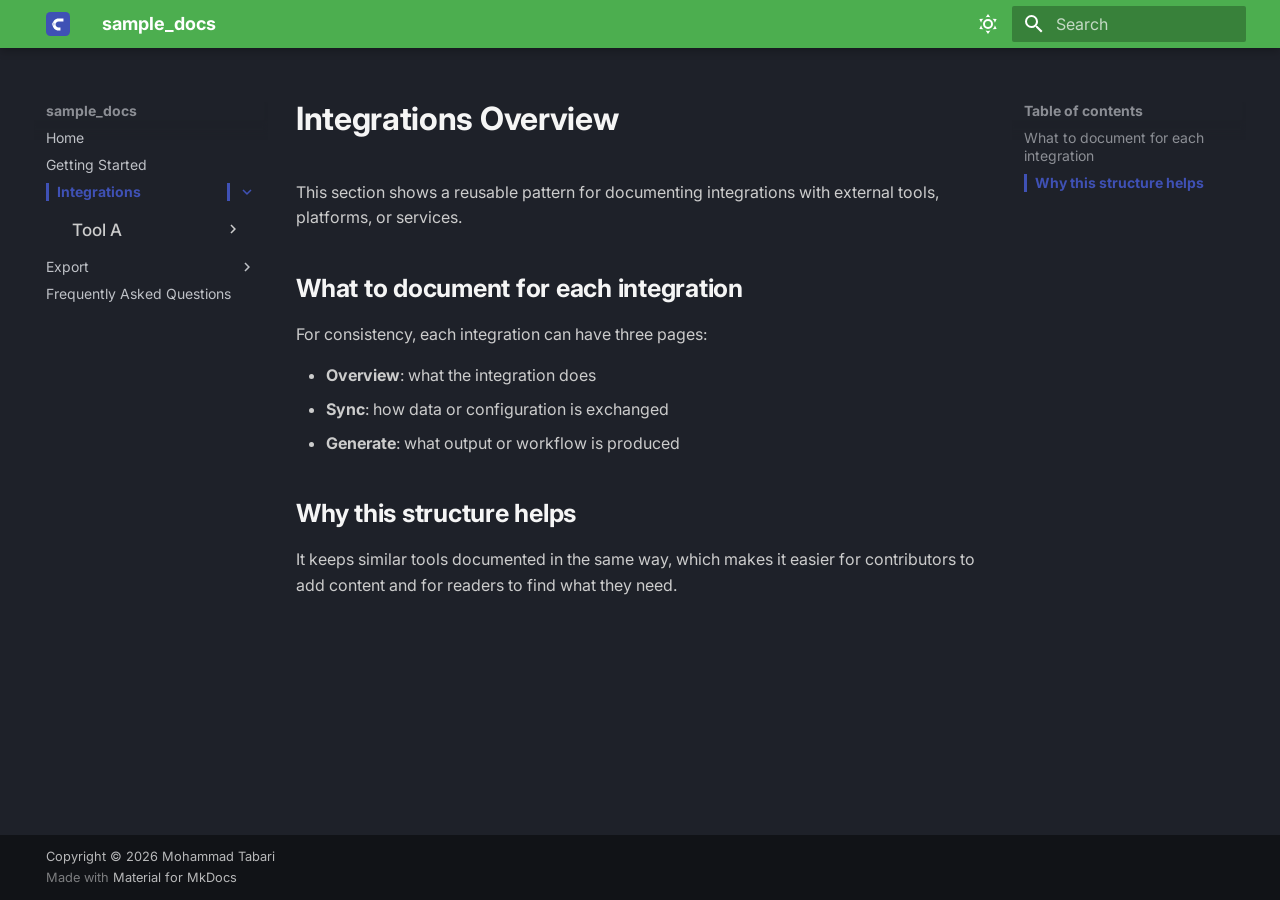
<file: Integrate Sessions with CAD Software/index.html>
<!doctype html>
<html lang="en" class="no-js">
  <head>
    
      <meta charset="utf-8">
      <meta name="viewport" content="width=device-width,initial-scale=1">
      
        <meta name="description" content="General team documentation template">
      
      
      
        <link rel="canonical" href="https://Mohammad-H93.github.io/sample-docs/Integrate%20Sessions%20with%20CAD%20Software/">
      
      
        <link rel="prev" href="../sessions/">
      
      
        <link rel="next" href="tool_a/">
      
      
      <link rel="icon" href="../assets/favicon.svg">
      <meta name="generator" content="mkdocs-1.6.1, mkdocs-material-9.6.9">
    
    
      
        <title>Integration Overview - sample_docs</title>
      
    
    
      <link rel="stylesheet" href="../assets/stylesheets/main.4af4bdda.min.css">
      
        
        <link rel="stylesheet" href="../assets/stylesheets/palette.06af60db.min.css">
      
      


    
    
      
    
    
      
        
        
        <link rel="preconnect" href="https://fonts.gstatic.com" crossorigin>
        <link rel="stylesheet" href="https://fonts.googleapis.com/css?family=Inter:300,300i,400,400i,700,700i%7CJetBrains+Mono:400,400i,700,700i&display=fallback">
        <style>:root{--md-text-font:"Inter";--md-code-font:"JetBrains Mono"}</style>
      
    
    
      <link rel="stylesheet" href="../stylesheets/extra.css">
    
    <script>__md_scope=new URL("..",location),__md_hash=e=>[...e].reduce(((e,_)=>(e<<5)-e+_.charCodeAt(0)),0),__md_get=(e,_=localStorage,t=__md_scope)=>JSON.parse(_.getItem(t.pathname+"."+e)),__md_set=(e,_,t=localStorage,a=__md_scope)=>{try{t.setItem(a.pathname+"."+e,JSON.stringify(_))}catch(e){}}</script>
    
      

    
    
    
  </head>
  
  
    
    
      
    
    
    
    
    <body dir="ltr" data-md-color-scheme="slate" data-md-color-primary="green" data-md-color-accent="deep-purple">
  
    
    <input class="md-toggle" data-md-toggle="drawer" type="checkbox" id="__drawer" autocomplete="off">
    <input class="md-toggle" data-md-toggle="search" type="checkbox" id="__search" autocomplete="off">
    <label class="md-overlay" for="__drawer"></label>
    <div data-md-component="skip">
      
        
        <a href="#integrations-overview" class="md-skip">
          Skip to content
        </a>
      
    </div>
    <div data-md-component="announce">
      
    </div>
    
    
      

  

<header class="md-header md-header--shadow" data-md-component="header">
  <nav class="md-header__inner md-grid" aria-label="Header">
    <a href=".." title="sample_docs" class="md-header__button md-logo" aria-label="sample_docs" data-md-component="logo">
      
  <img src="../assets/logo.svg" alt="logo">

    </a>
    <label class="md-header__button md-icon" for="__drawer">
      
      <svg xmlns="http://www.w3.org/2000/svg" viewBox="0 0 24 24"><path d="M3 6h18v2H3zm0 5h18v2H3zm0 5h18v2H3z"/></svg>
    </label>
    <div class="md-header__title" data-md-component="header-title">
      <div class="md-header__ellipsis">
        <div class="md-header__topic">
          <span class="md-ellipsis">
            sample_docs
          </span>
        </div>
        <div class="md-header__topic" data-md-component="header-topic">
          <span class="md-ellipsis">
            
              Integration Overview
            
          </span>
        </div>
      </div>
    </div>
    
      
        <form class="md-header__option" data-md-component="palette">
  
    
    
    
    <input class="md-option" data-md-color-media="" data-md-color-scheme="slate" data-md-color-primary="green" data-md-color-accent="deep-purple"  aria-label="Dark mode"  type="radio" name="__palette" id="__palette_0">
    
      <label class="md-header__button md-icon" title="Dark mode" for="__palette_1" hidden>
        <svg xmlns="http://www.w3.org/2000/svg" viewBox="0 0 24 24"><path d="M12 7a5 5 0 0 1 5 5 5 5 0 0 1-5 5 5 5 0 0 1-5-5 5 5 0 0 1 5-5m0 2a3 3 0 0 0-3 3 3 3 0 0 0 3 3 3 3 0 0 0 3-3 3 3 0 0 0-3-3m0-7 2.39 3.42C13.65 5.15 12.84 5 12 5s-1.65.15-2.39.42zM3.34 7l4.16-.35A7.2 7.2 0 0 0 5.94 8.5c-.44.74-.69 1.5-.83 2.29zm.02 10 1.76-3.77a7.131 7.131 0 0 0 2.38 4.14zM20.65 7l-1.77 3.79a7.02 7.02 0 0 0-2.38-4.15zm-.01 10-4.14.36c.59-.51 1.12-1.14 1.54-1.86.42-.73.69-1.5.83-2.29zM12 22l-2.41-3.44c.74.27 1.55.44 2.41.44.82 0 1.63-.17 2.37-.44z"/></svg>
      </label>
    
  
    
    
    
    <input class="md-option" data-md-color-media="" data-md-color-scheme="default" data-md-color-primary="blue" data-md-color-accent="deep-orange"  aria-label="Light mode"  type="radio" name="__palette" id="__palette_1">
    
      <label class="md-header__button md-icon" title="Light mode" for="__palette_0" hidden>
        <svg xmlns="http://www.w3.org/2000/svg" viewBox="0 0 24 24"><path d="m17.75 4.09-2.53 1.94.91 3.06-2.63-1.81-2.63 1.81.91-3.06-2.53-1.94L12.44 4l1.06-3 1.06 3zm3.5 6.91-1.64 1.25.59 1.98-1.7-1.17-1.7 1.17.59-1.98L15.75 11l2.06-.05L18.5 9l.69 1.95zm-2.28 4.95c.83-.08 1.72 1.1 1.19 1.85-.32.45-.66.87-1.08 1.27C15.17 23 8.84 23 4.94 19.07c-3.91-3.9-3.91-10.24 0-14.14.4-.4.82-.76 1.27-1.08.75-.53 1.93.36 1.85 1.19-.27 2.86.69 5.83 2.89 8.02a9.96 9.96 0 0 0 8.02 2.89m-1.64 2.02a12.08 12.08 0 0 1-7.8-3.47c-2.17-2.19-3.33-5-3.49-7.82-2.81 3.14-2.7 7.96.31 10.98 3.02 3.01 7.84 3.12 10.98.31"/></svg>
      </label>
    
  
</form>
      
    
    
      <script>var palette=__md_get("__palette");if(palette&&palette.color){if("(prefers-color-scheme)"===palette.color.media){var media=matchMedia("(prefers-color-scheme: light)"),input=document.querySelector(media.matches?"[data-md-color-media='(prefers-color-scheme: light)']":"[data-md-color-media='(prefers-color-scheme: dark)']");palette.color.media=input.getAttribute("data-md-color-media"),palette.color.scheme=input.getAttribute("data-md-color-scheme"),palette.color.primary=input.getAttribute("data-md-color-primary"),palette.color.accent=input.getAttribute("data-md-color-accent")}for(var[key,value]of Object.entries(palette.color))document.body.setAttribute("data-md-color-"+key,value)}</script>
    
    
    
      <label class="md-header__button md-icon" for="__search">
        
        <svg xmlns="http://www.w3.org/2000/svg" viewBox="0 0 24 24"><path d="M9.5 3A6.5 6.5 0 0 1 16 9.5c0 1.61-.59 3.09-1.56 4.23l.27.27h.79l5 5-1.5 1.5-5-5v-.79l-.27-.27A6.52 6.52 0 0 1 9.5 16 6.5 6.5 0 0 1 3 9.5 6.5 6.5 0 0 1 9.5 3m0 2C7 5 5 7 5 9.5S7 14 9.5 14 14 12 14 9.5 12 5 9.5 5"/></svg>
      </label>
      <div class="md-search" data-md-component="search" role="dialog">
  <label class="md-search__overlay" for="__search"></label>
  <div class="md-search__inner" role="search">
    <form class="md-search__form" name="search">
      <input type="text" class="md-search__input" name="query" aria-label="Search" placeholder="Search" autocapitalize="off" autocorrect="off" autocomplete="off" spellcheck="false" data-md-component="search-query" required>
      <label class="md-search__icon md-icon" for="__search">
        
        <svg xmlns="http://www.w3.org/2000/svg" viewBox="0 0 24 24"><path d="M9.5 3A6.5 6.5 0 0 1 16 9.5c0 1.61-.59 3.09-1.56 4.23l.27.27h.79l5 5-1.5 1.5-5-5v-.79l-.27-.27A6.52 6.52 0 0 1 9.5 16 6.5 6.5 0 0 1 3 9.5 6.5 6.5 0 0 1 9.5 3m0 2C7 5 5 7 5 9.5S7 14 9.5 14 14 12 14 9.5 12 5 9.5 5"/></svg>
        
        <svg xmlns="http://www.w3.org/2000/svg" viewBox="0 0 24 24"><path d="M20 11v2H8l5.5 5.5-1.42 1.42L4.16 12l7.92-7.92L13.5 5.5 8 11z"/></svg>
      </label>
      <nav class="md-search__options" aria-label="Search">
        
        <button type="reset" class="md-search__icon md-icon" title="Clear" aria-label="Clear" tabindex="-1">
          
          <svg xmlns="http://www.w3.org/2000/svg" viewBox="0 0 24 24"><path d="M19 6.41 17.59 5 12 10.59 6.41 5 5 6.41 10.59 12 5 17.59 6.41 19 12 13.41 17.59 19 19 17.59 13.41 12z"/></svg>
        </button>
      </nav>
      
        <div class="md-search__suggest" data-md-component="search-suggest"></div>
      
    </form>
    <div class="md-search__output">
      <div class="md-search__scrollwrap" tabindex="0" data-md-scrollfix>
        <div class="md-search-result" data-md-component="search-result">
          <div class="md-search-result__meta">
            Initializing search
          </div>
          <ol class="md-search-result__list" role="presentation"></ol>
        </div>
      </div>
    </div>
  </div>
</div>
    
    
  </nav>
  
</header>
    
    <div class="md-container" data-md-component="container">
      
      
        
          
        
      
      <main class="md-main" data-md-component="main">
        <div class="md-main__inner md-grid">
          
            
              
              <div class="md-sidebar md-sidebar--primary" data-md-component="sidebar" data-md-type="navigation" >
                <div class="md-sidebar__scrollwrap">
                  <div class="md-sidebar__inner">
                    



<nav class="md-nav md-nav--primary" aria-label="Navigation" data-md-level="0">
  <label class="md-nav__title" for="__drawer">
    <a href=".." title="sample_docs" class="md-nav__button md-logo" aria-label="sample_docs" data-md-component="logo">
      
  <img src="../assets/logo.svg" alt="logo">

    </a>
    sample_docs
  </label>
  
  <ul class="md-nav__list" data-md-scrollfix>
    
      
      
  
  
  
  
    <li class="md-nav__item">
      <a href=".." class="md-nav__link">
        
  
  <span class="md-ellipsis">
    Home
    
  </span>
  

      </a>
    </li>
  

    
      
      
  
  
  
  
    <li class="md-nav__item">
      <a href="../sessions/" class="md-nav__link">
        
  
  <span class="md-ellipsis">
    Getting Started
    
  </span>
  

      </a>
    </li>
  

    
      
      
  
  
    
  
  
  
    
    
      
        
          
        
      
        
      
    
    
    
    <li class="md-nav__item md-nav__item--active md-nav__item--nested">
      
        
        
        <input class="md-nav__toggle md-toggle " type="checkbox" id="__nav_3" checked>
        
          
          
          <div class="md-nav__link md-nav__container">
            <a href="./" class="md-nav__link md-nav__link--active">
              
  
  <span class="md-ellipsis">
    Integrations
    
  </span>
  

            </a>
            
              
              <label class="md-nav__link md-nav__link--active" for="__nav_3" id="__nav_3_label" tabindex="0">
                <span class="md-nav__icon md-icon"></span>
              </label>
            
          </div>
        
        <nav class="md-nav" data-md-level="1" aria-labelledby="__nav_3_label" aria-expanded="true">
          <label class="md-nav__title" for="__nav_3">
            <span class="md-nav__icon md-icon"></span>
            Integrations
          </label>
          <ul class="md-nav__list" data-md-scrollfix>
            
              
            
              
                
  
  
  
  
    
    
      
        
          
        
      
        
      
        
      
    
    
    
    <li class="md-nav__item md-nav__item--nested">
      
        
        
        <input class="md-nav__toggle md-toggle " type="checkbox" id="__nav_3_2" >
        
          
          
          <div class="md-nav__link md-nav__container">
            <a href="tool_a/" class="md-nav__link ">
              
  
  <span class="md-ellipsis">
    Tool A
    
  </span>
  

            </a>
            
              
              <label class="md-nav__link " for="__nav_3_2" id="__nav_3_2_label" tabindex="0">
                <span class="md-nav__icon md-icon"></span>
              </label>
            
          </div>
        
        <nav class="md-nav" data-md-level="2" aria-labelledby="__nav_3_2_label" aria-expanded="false">
          <label class="md-nav__title" for="__nav_3_2">
            <span class="md-nav__icon md-icon"></span>
            Tool A
          </label>
          <ul class="md-nav__list" data-md-scrollfix>
            
              
            
              
                
  
  
  
  
    <li class="md-nav__item">
      <a href="tool_a/sync-index/" class="md-nav__link">
        
  
  <span class="md-ellipsis">
    Sync
    
  </span>
  

      </a>
    </li>
  

              
            
              
                
  
  
  
  
    <li class="md-nav__item">
      <a href="tool_a/generate-index/" class="md-nav__link">
        
  
  <span class="md-ellipsis">
    Generate
    
  </span>
  

      </a>
    </li>
  

              
            
          </ul>
        </nav>
      
    </li>
  

              
            
          </ul>
        </nav>
      
    </li>
  

    
      
      
  
  
  
  
    
    
      
        
          
        
      
        
      
    
    
    
    <li class="md-nav__item md-nav__item--nested">
      
        
        
        <input class="md-nav__toggle md-toggle " type="checkbox" id="__nav_4" >
        
          
          
          <div class="md-nav__link md-nav__container">
            <a href="../export/" class="md-nav__link ">
              
  
  <span class="md-ellipsis">
    Export
    
  </span>
  

            </a>
            
              
              <label class="md-nav__link " for="__nav_4" id="__nav_4_label" tabindex="0">
                <span class="md-nav__icon md-icon"></span>
              </label>
            
          </div>
        
        <nav class="md-nav" data-md-level="1" aria-labelledby="__nav_4_label" aria-expanded="false">
          <label class="md-nav__title" for="__nav_4">
            <span class="md-nav__icon md-icon"></span>
            Export
          </label>
          <ul class="md-nav__list" data-md-scrollfix>
            
              
            
              
                
  
  
  
  
    <li class="md-nav__item">
      <a href="../export/dwg-index/" class="md-nav__link">
        
  
  <span class="md-ellipsis">
    PDF Export
    
  </span>
  

      </a>
    </li>
  

              
            
          </ul>
        </nav>
      
    </li>
  

    
      
      
  
  
  
  
    <li class="md-nav__item">
      <a href="../frequent-questions/" class="md-nav__link">
        
  
  <span class="md-ellipsis">
    Frequently Asked Questions
    
  </span>
  

      </a>
    </li>
  

    
  </ul>
</nav>
                  </div>
                </div>
              </div>
            
            
              
              <div class="md-sidebar md-sidebar--secondary" data-md-component="sidebar" data-md-type="toc" >
                <div class="md-sidebar__scrollwrap">
                  <div class="md-sidebar__inner">
                    

<nav class="md-nav md-nav--secondary" aria-label="Table of contents">
  
  
  
    
  
  
    <label class="md-nav__title" for="__toc">
      <span class="md-nav__icon md-icon"></span>
      Table of contents
    </label>
    <ul class="md-nav__list" data-md-component="toc" data-md-scrollfix>
      
        <li class="md-nav__item">
  <a href="#what-to-document-for-each-integration" class="md-nav__link">
    <span class="md-ellipsis">
      What to document for each integration
    </span>
  </a>
  
</li>
      
        <li class="md-nav__item">
  <a href="#why-this-structure-helps" class="md-nav__link">
    <span class="md-ellipsis">
      Why this structure helps
    </span>
  </a>
  
</li>
      
    </ul>
  
</nav>
                  </div>
                </div>
              </div>
            
          
          
            <div class="md-content" data-md-component="content">
              <article class="md-content__inner md-typeset">
                
                  



<h1 id="integrations-overview">Integrations Overview<a class="headerlink" href="#integrations-overview" title="Permanent link">&para;</a></h1>
<p>This section shows a reusable pattern for documenting integrations with external tools, platforms, or services.</p>
<h2 id="what-to-document-for-each-integration">What to document for each integration<a class="headerlink" href="#what-to-document-for-each-integration" title="Permanent link">&para;</a></h2>
<p>For consistency, each integration can have three pages:</p>
<ul>
<li><strong>Overview</strong>: what the integration does</li>
<li><strong>Sync</strong>: how data or configuration is exchanged</li>
<li><strong>Generate</strong>: what output or workflow is produced</li>
</ul>
<h2 id="why-this-structure-helps">Why this structure helps<a class="headerlink" href="#why-this-structure-helps" title="Permanent link">&para;</a></h2>
<p>It keeps similar tools documented in the same way, which makes it easier for contributors to add content and for readers to find what they need.</p>












                
              </article>
            </div>
          
          
<script>var target=document.getElementById(location.hash.slice(1));target&&target.name&&(target.checked=target.name.startsWith("__tabbed_"))</script>
        </div>
        
          <button type="button" class="md-top md-icon" data-md-component="top" hidden>
  
  <svg xmlns="http://www.w3.org/2000/svg" viewBox="0 0 24 24"><path d="M13 20h-2V8l-5.5 5.5-1.42-1.42L12 4.16l7.92 7.92-1.42 1.42L13 8z"/></svg>
  Back to top
</button>
        
      </main>
      
        <footer class="md-footer">
  
  <div class="md-footer-meta md-typeset">
    <div class="md-footer-meta__inner md-grid">
      <div class="md-copyright">
  
    <div class="md-copyright__highlight">
      Copyright &copy; 2026 Mohammad Tabari
    </div>
  
  
    Made with
    <a href="https://squidfunk.github.io/mkdocs-material/" target="_blank" rel="noopener">
      Material for MkDocs
    </a>
  
</div>
      
    </div>
  </div>
</footer>
      
    </div>
    <div class="md-dialog" data-md-component="dialog">
      <div class="md-dialog__inner md-typeset"></div>
    </div>
    
    
    <script id="__config" type="application/json">{"base": "..", "features": ["navigation.indexes", "navigation.top", "content.code.copy", "search.suggest", "search.highlight"], "search": "../assets/javascripts/workers/search.f8cc74c7.min.js", "translations": {"clipboard.copied": "Copied to clipboard", "clipboard.copy": "Copy to clipboard", "search.result.more.one": "1 more on this page", "search.result.more.other": "# more on this page", "search.result.none": "No matching documents", "search.result.one": "1 matching document", "search.result.other": "# matching documents", "search.result.placeholder": "Type to start searching", "search.result.term.missing": "Missing", "select.version": "Select version"}}</script>
    
    
      <script src="../assets/javascripts/bundle.c8b220af.min.js"></script>
      
    
  </body>
</html>
</file>
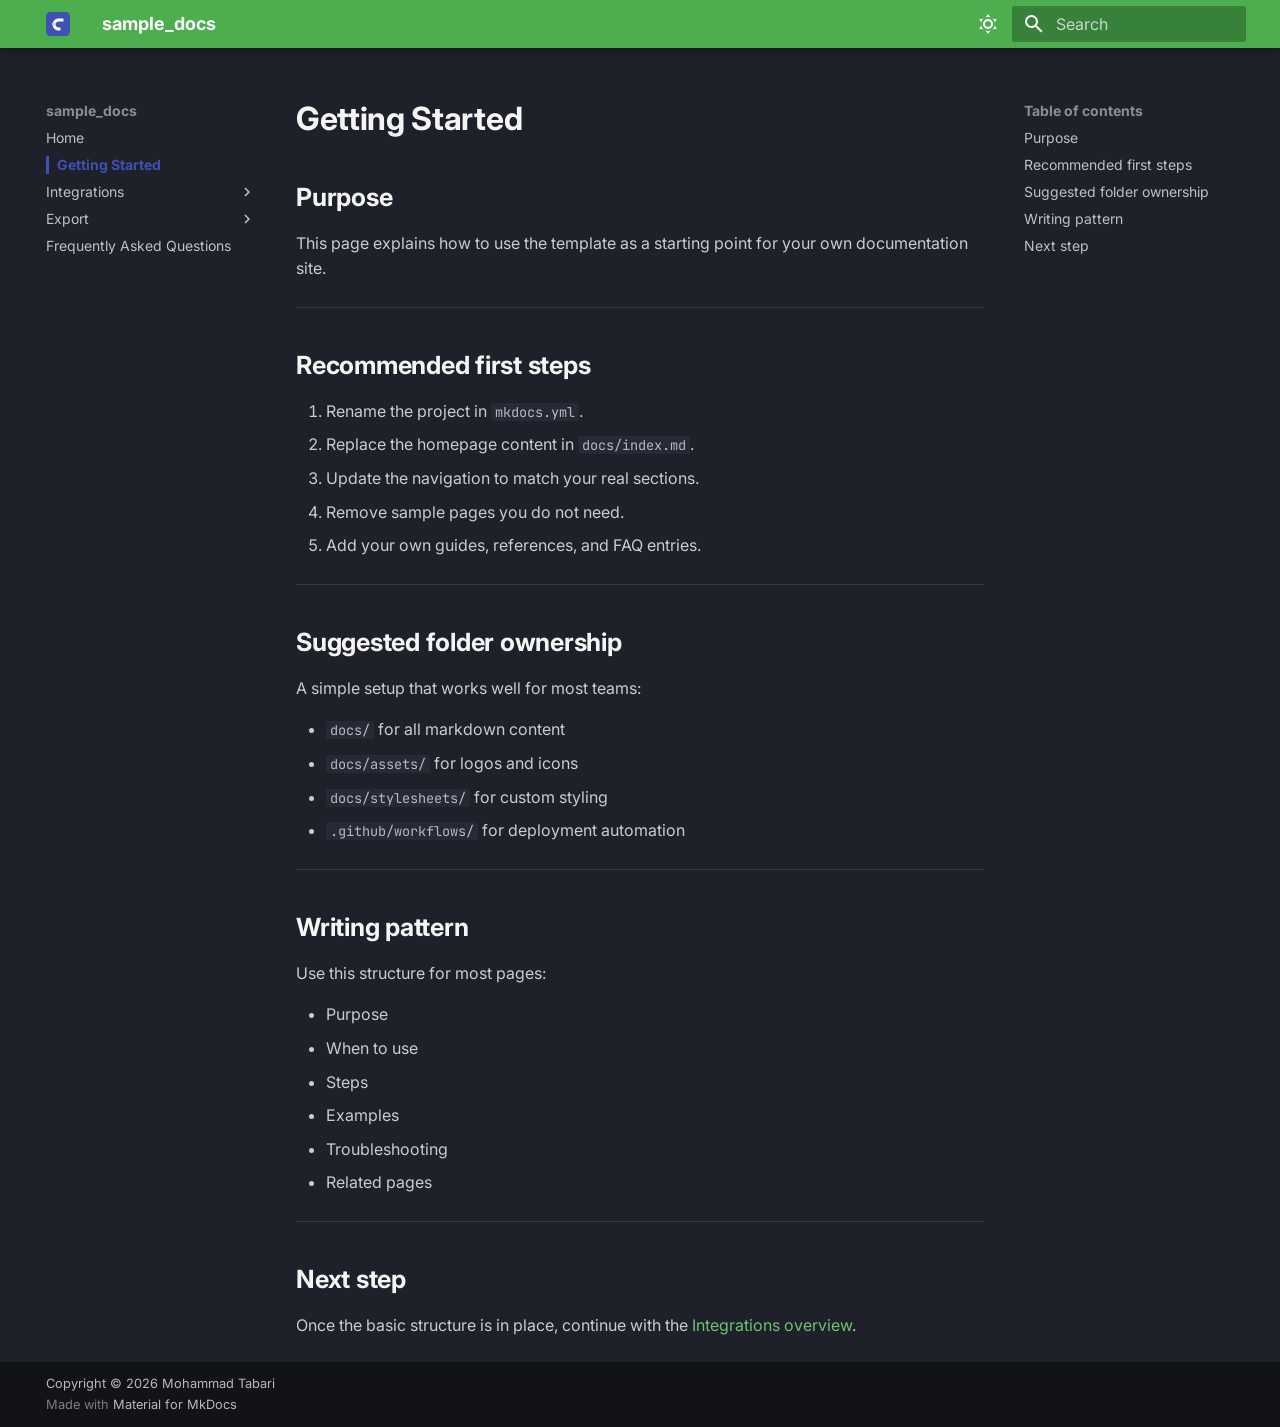
<file: sessions/index.html>
<!doctype html>
<html lang="en" class="no-js">
  <head>
    
      <meta charset="utf-8">
      <meta name="viewport" content="width=device-width,initial-scale=1">
      
        <meta name="description" content="General team documentation template">
      
      
      
        <link rel="canonical" href="https://Mohammad-H93.github.io/sample-docs/sessions/">
      
      
        <link rel="prev" href="..">
      
      
        <link rel="next" href="../Integrate%20Sessions%20with%20CAD%20Software/">
      
      
      <link rel="icon" href="../assets/favicon.svg">
      <meta name="generator" content="mkdocs-1.6.1, mkdocs-material-9.6.9">
    
    
      
        <title>Getting Started - sample_docs</title>
      
    
    
      <link rel="stylesheet" href="../assets/stylesheets/main.4af4bdda.min.css">
      
        
        <link rel="stylesheet" href="../assets/stylesheets/palette.06af60db.min.css">
      
      


    
    
      
    
    
      
        
        
        <link rel="preconnect" href="https://fonts.gstatic.com" crossorigin>
        <link rel="stylesheet" href="https://fonts.googleapis.com/css?family=Inter:300,300i,400,400i,700,700i%7CJetBrains+Mono:400,400i,700,700i&display=fallback">
        <style>:root{--md-text-font:"Inter";--md-code-font:"JetBrains Mono"}</style>
      
    
    
      <link rel="stylesheet" href="../stylesheets/extra.css">
    
    <script>__md_scope=new URL("..",location),__md_hash=e=>[...e].reduce(((e,_)=>(e<<5)-e+_.charCodeAt(0)),0),__md_get=(e,_=localStorage,t=__md_scope)=>JSON.parse(_.getItem(t.pathname+"."+e)),__md_set=(e,_,t=localStorage,a=__md_scope)=>{try{t.setItem(a.pathname+"."+e,JSON.stringify(_))}catch(e){}}</script>
    
      

    
    
    
  </head>
  
  
    
    
      
    
    
    
    
    <body dir="ltr" data-md-color-scheme="slate" data-md-color-primary="green" data-md-color-accent="deep-purple">
  
    
    <input class="md-toggle" data-md-toggle="drawer" type="checkbox" id="__drawer" autocomplete="off">
    <input class="md-toggle" data-md-toggle="search" type="checkbox" id="__search" autocomplete="off">
    <label class="md-overlay" for="__drawer"></label>
    <div data-md-component="skip">
      
        
        <a href="#getting-started" class="md-skip">
          Skip to content
        </a>
      
    </div>
    <div data-md-component="announce">
      
    </div>
    
    
      

  

<header class="md-header md-header--shadow" data-md-component="header">
  <nav class="md-header__inner md-grid" aria-label="Header">
    <a href=".." title="sample_docs" class="md-header__button md-logo" aria-label="sample_docs" data-md-component="logo">
      
  <img src="../assets/logo.svg" alt="logo">

    </a>
    <label class="md-header__button md-icon" for="__drawer">
      
      <svg xmlns="http://www.w3.org/2000/svg" viewBox="0 0 24 24"><path d="M3 6h18v2H3zm0 5h18v2H3zm0 5h18v2H3z"/></svg>
    </label>
    <div class="md-header__title" data-md-component="header-title">
      <div class="md-header__ellipsis">
        <div class="md-header__topic">
          <span class="md-ellipsis">
            sample_docs
          </span>
        </div>
        <div class="md-header__topic" data-md-component="header-topic">
          <span class="md-ellipsis">
            
              Getting Started
            
          </span>
        </div>
      </div>
    </div>
    
      
        <form class="md-header__option" data-md-component="palette">
  
    
    
    
    <input class="md-option" data-md-color-media="" data-md-color-scheme="slate" data-md-color-primary="green" data-md-color-accent="deep-purple"  aria-label="Dark mode"  type="radio" name="__palette" id="__palette_0">
    
      <label class="md-header__button md-icon" title="Dark mode" for="__palette_1" hidden>
        <svg xmlns="http://www.w3.org/2000/svg" viewBox="0 0 24 24"><path d="M12 7a5 5 0 0 1 5 5 5 5 0 0 1-5 5 5 5 0 0 1-5-5 5 5 0 0 1 5-5m0 2a3 3 0 0 0-3 3 3 3 0 0 0 3 3 3 3 0 0 0 3-3 3 3 0 0 0-3-3m0-7 2.39 3.42C13.65 5.15 12.84 5 12 5s-1.65.15-2.39.42zM3.34 7l4.16-.35A7.2 7.2 0 0 0 5.94 8.5c-.44.74-.69 1.5-.83 2.29zm.02 10 1.76-3.77a7.131 7.131 0 0 0 2.38 4.14zM20.65 7l-1.77 3.79a7.02 7.02 0 0 0-2.38-4.15zm-.01 10-4.14.36c.59-.51 1.12-1.14 1.54-1.86.42-.73.69-1.5.83-2.29zM12 22l-2.41-3.44c.74.27 1.55.44 2.41.44.82 0 1.63-.17 2.37-.44z"/></svg>
      </label>
    
  
    
    
    
    <input class="md-option" data-md-color-media="" data-md-color-scheme="default" data-md-color-primary="blue" data-md-color-accent="deep-orange"  aria-label="Light mode"  type="radio" name="__palette" id="__palette_1">
    
      <label class="md-header__button md-icon" title="Light mode" for="__palette_0" hidden>
        <svg xmlns="http://www.w3.org/2000/svg" viewBox="0 0 24 24"><path d="m17.75 4.09-2.53 1.94.91 3.06-2.63-1.81-2.63 1.81.91-3.06-2.53-1.94L12.44 4l1.06-3 1.06 3zm3.5 6.91-1.64 1.25.59 1.98-1.7-1.17-1.7 1.17.59-1.98L15.75 11l2.06-.05L18.5 9l.69 1.95zm-2.28 4.95c.83-.08 1.72 1.1 1.19 1.85-.32.45-.66.87-1.08 1.27C15.17 23 8.84 23 4.94 19.07c-3.91-3.9-3.91-10.24 0-14.14.4-.4.82-.76 1.27-1.08.75-.53 1.93.36 1.85 1.19-.27 2.86.69 5.83 2.89 8.02a9.96 9.96 0 0 0 8.02 2.89m-1.64 2.02a12.08 12.08 0 0 1-7.8-3.47c-2.17-2.19-3.33-5-3.49-7.82-2.81 3.14-2.7 7.96.31 10.98 3.02 3.01 7.84 3.12 10.98.31"/></svg>
      </label>
    
  
</form>
      
    
    
      <script>var palette=__md_get("__palette");if(palette&&palette.color){if("(prefers-color-scheme)"===palette.color.media){var media=matchMedia("(prefers-color-scheme: light)"),input=document.querySelector(media.matches?"[data-md-color-media='(prefers-color-scheme: light)']":"[data-md-color-media='(prefers-color-scheme: dark)']");palette.color.media=input.getAttribute("data-md-color-media"),palette.color.scheme=input.getAttribute("data-md-color-scheme"),palette.color.primary=input.getAttribute("data-md-color-primary"),palette.color.accent=input.getAttribute("data-md-color-accent")}for(var[key,value]of Object.entries(palette.color))document.body.setAttribute("data-md-color-"+key,value)}</script>
    
    
    
      <label class="md-header__button md-icon" for="__search">
        
        <svg xmlns="http://www.w3.org/2000/svg" viewBox="0 0 24 24"><path d="M9.5 3A6.5 6.5 0 0 1 16 9.5c0 1.61-.59 3.09-1.56 4.23l.27.27h.79l5 5-1.5 1.5-5-5v-.79l-.27-.27A6.52 6.52 0 0 1 9.5 16 6.5 6.5 0 0 1 3 9.5 6.5 6.5 0 0 1 9.5 3m0 2C7 5 5 7 5 9.5S7 14 9.5 14 14 12 14 9.5 12 5 9.5 5"/></svg>
      </label>
      <div class="md-search" data-md-component="search" role="dialog">
  <label class="md-search__overlay" for="__search"></label>
  <div class="md-search__inner" role="search">
    <form class="md-search__form" name="search">
      <input type="text" class="md-search__input" name="query" aria-label="Search" placeholder="Search" autocapitalize="off" autocorrect="off" autocomplete="off" spellcheck="false" data-md-component="search-query" required>
      <label class="md-search__icon md-icon" for="__search">
        
        <svg xmlns="http://www.w3.org/2000/svg" viewBox="0 0 24 24"><path d="M9.5 3A6.5 6.5 0 0 1 16 9.5c0 1.61-.59 3.09-1.56 4.23l.27.27h.79l5 5-1.5 1.5-5-5v-.79l-.27-.27A6.52 6.52 0 0 1 9.5 16 6.5 6.5 0 0 1 3 9.5 6.5 6.5 0 0 1 9.5 3m0 2C7 5 5 7 5 9.5S7 14 9.5 14 14 12 14 9.5 12 5 9.5 5"/></svg>
        
        <svg xmlns="http://www.w3.org/2000/svg" viewBox="0 0 24 24"><path d="M20 11v2H8l5.5 5.5-1.42 1.42L4.16 12l7.92-7.92L13.5 5.5 8 11z"/></svg>
      </label>
      <nav class="md-search__options" aria-label="Search">
        
        <button type="reset" class="md-search__icon md-icon" title="Clear" aria-label="Clear" tabindex="-1">
          
          <svg xmlns="http://www.w3.org/2000/svg" viewBox="0 0 24 24"><path d="M19 6.41 17.59 5 12 10.59 6.41 5 5 6.41 10.59 12 5 17.59 6.41 19 12 13.41 17.59 19 19 17.59 13.41 12z"/></svg>
        </button>
      </nav>
      
        <div class="md-search__suggest" data-md-component="search-suggest"></div>
      
    </form>
    <div class="md-search__output">
      <div class="md-search__scrollwrap" tabindex="0" data-md-scrollfix>
        <div class="md-search-result" data-md-component="search-result">
          <div class="md-search-result__meta">
            Initializing search
          </div>
          <ol class="md-search-result__list" role="presentation"></ol>
        </div>
      </div>
    </div>
  </div>
</div>
    
    
  </nav>
  
</header>
    
    <div class="md-container" data-md-component="container">
      
      
        
          
        
      
      <main class="md-main" data-md-component="main">
        <div class="md-main__inner md-grid">
          
            
              
              <div class="md-sidebar md-sidebar--primary" data-md-component="sidebar" data-md-type="navigation" >
                <div class="md-sidebar__scrollwrap">
                  <div class="md-sidebar__inner">
                    



<nav class="md-nav md-nav--primary" aria-label="Navigation" data-md-level="0">
  <label class="md-nav__title" for="__drawer">
    <a href=".." title="sample_docs" class="md-nav__button md-logo" aria-label="sample_docs" data-md-component="logo">
      
  <img src="../assets/logo.svg" alt="logo">

    </a>
    sample_docs
  </label>
  
  <ul class="md-nav__list" data-md-scrollfix>
    
      
      
  
  
  
  
    <li class="md-nav__item">
      <a href=".." class="md-nav__link">
        
  
  <span class="md-ellipsis">
    Home
    
  </span>
  

      </a>
    </li>
  

    
      
      
  
  
    
  
  
  
    <li class="md-nav__item md-nav__item--active">
      
      <input class="md-nav__toggle md-toggle" type="checkbox" id="__toc">
      
      
        
      
      
        <label class="md-nav__link md-nav__link--active" for="__toc">
          
  
  <span class="md-ellipsis">
    Getting Started
    
  </span>
  

          <span class="md-nav__icon md-icon"></span>
        </label>
      
      <a href="./" class="md-nav__link md-nav__link--active">
        
  
  <span class="md-ellipsis">
    Getting Started
    
  </span>
  

      </a>
      
        

<nav class="md-nav md-nav--secondary" aria-label="Table of contents">
  
  
  
    
  
  
    <label class="md-nav__title" for="__toc">
      <span class="md-nav__icon md-icon"></span>
      Table of contents
    </label>
    <ul class="md-nav__list" data-md-component="toc" data-md-scrollfix>
      
        <li class="md-nav__item">
  <a href="#purpose" class="md-nav__link">
    <span class="md-ellipsis">
      Purpose
    </span>
  </a>
  
</li>
      
        <li class="md-nav__item">
  <a href="#recommended-first-steps" class="md-nav__link">
    <span class="md-ellipsis">
      Recommended first steps
    </span>
  </a>
  
</li>
      
        <li class="md-nav__item">
  <a href="#suggested-folder-ownership" class="md-nav__link">
    <span class="md-ellipsis">
      Suggested folder ownership
    </span>
  </a>
  
</li>
      
        <li class="md-nav__item">
  <a href="#writing-pattern" class="md-nav__link">
    <span class="md-ellipsis">
      Writing pattern
    </span>
  </a>
  
</li>
      
        <li class="md-nav__item">
  <a href="#next-step" class="md-nav__link">
    <span class="md-ellipsis">
      Next step
    </span>
  </a>
  
</li>
      
    </ul>
  
</nav>
      
    </li>
  

    
      
      
  
  
  
  
    
    
      
        
          
        
      
        
      
    
    
    
    <li class="md-nav__item md-nav__item--nested">
      
        
        
        <input class="md-nav__toggle md-toggle " type="checkbox" id="__nav_3" >
        
          
          
          <div class="md-nav__link md-nav__container">
            <a href="../Integrate%20Sessions%20with%20CAD%20Software/" class="md-nav__link ">
              
  
  <span class="md-ellipsis">
    Integrations
    
  </span>
  

            </a>
            
              
              <label class="md-nav__link " for="__nav_3" id="__nav_3_label" tabindex="0">
                <span class="md-nav__icon md-icon"></span>
              </label>
            
          </div>
        
        <nav class="md-nav" data-md-level="1" aria-labelledby="__nav_3_label" aria-expanded="false">
          <label class="md-nav__title" for="__nav_3">
            <span class="md-nav__icon md-icon"></span>
            Integrations
          </label>
          <ul class="md-nav__list" data-md-scrollfix>
            
              
            
              
                
  
  
  
  
    
    
      
        
          
        
      
        
      
        
      
    
    
    
    <li class="md-nav__item md-nav__item--nested">
      
        
        
        <input class="md-nav__toggle md-toggle " type="checkbox" id="__nav_3_2" >
        
          
          
          <div class="md-nav__link md-nav__container">
            <a href="../Integrate%20Sessions%20with%20CAD%20Software/tool_a/" class="md-nav__link ">
              
  
  <span class="md-ellipsis">
    Tool A
    
  </span>
  

            </a>
            
              
              <label class="md-nav__link " for="__nav_3_2" id="__nav_3_2_label" tabindex="0">
                <span class="md-nav__icon md-icon"></span>
              </label>
            
          </div>
        
        <nav class="md-nav" data-md-level="2" aria-labelledby="__nav_3_2_label" aria-expanded="false">
          <label class="md-nav__title" for="__nav_3_2">
            <span class="md-nav__icon md-icon"></span>
            Tool A
          </label>
          <ul class="md-nav__list" data-md-scrollfix>
            
              
            
              
                
  
  
  
  
    <li class="md-nav__item">
      <a href="../Integrate%20Sessions%20with%20CAD%20Software/tool_a/sync-index/" class="md-nav__link">
        
  
  <span class="md-ellipsis">
    Sync
    
  </span>
  

      </a>
    </li>
  

              
            
              
                
  
  
  
  
    <li class="md-nav__item">
      <a href="../Integrate%20Sessions%20with%20CAD%20Software/tool_a/generate-index/" class="md-nav__link">
        
  
  <span class="md-ellipsis">
    Generate
    
  </span>
  

      </a>
    </li>
  

              
            
          </ul>
        </nav>
      
    </li>
  

              
            
          </ul>
        </nav>
      
    </li>
  

    
      
      
  
  
  
  
    
    
      
        
          
        
      
        
      
    
    
    
    <li class="md-nav__item md-nav__item--nested">
      
        
        
        <input class="md-nav__toggle md-toggle " type="checkbox" id="__nav_4" >
        
          
          
          <div class="md-nav__link md-nav__container">
            <a href="../export/" class="md-nav__link ">
              
  
  <span class="md-ellipsis">
    Export
    
  </span>
  

            </a>
            
              
              <label class="md-nav__link " for="__nav_4" id="__nav_4_label" tabindex="0">
                <span class="md-nav__icon md-icon"></span>
              </label>
            
          </div>
        
        <nav class="md-nav" data-md-level="1" aria-labelledby="__nav_4_label" aria-expanded="false">
          <label class="md-nav__title" for="__nav_4">
            <span class="md-nav__icon md-icon"></span>
            Export
          </label>
          <ul class="md-nav__list" data-md-scrollfix>
            
              
            
              
                
  
  
  
  
    <li class="md-nav__item">
      <a href="../export/dwg-index/" class="md-nav__link">
        
  
  <span class="md-ellipsis">
    PDF Export
    
  </span>
  

      </a>
    </li>
  

              
            
          </ul>
        </nav>
      
    </li>
  

    
      
      
  
  
  
  
    <li class="md-nav__item">
      <a href="../frequent-questions/" class="md-nav__link">
        
  
  <span class="md-ellipsis">
    Frequently Asked Questions
    
  </span>
  

      </a>
    </li>
  

    
  </ul>
</nav>
                  </div>
                </div>
              </div>
            
            
              
              <div class="md-sidebar md-sidebar--secondary" data-md-component="sidebar" data-md-type="toc" >
                <div class="md-sidebar__scrollwrap">
                  <div class="md-sidebar__inner">
                    

<nav class="md-nav md-nav--secondary" aria-label="Table of contents">
  
  
  
    
  
  
    <label class="md-nav__title" for="__toc">
      <span class="md-nav__icon md-icon"></span>
      Table of contents
    </label>
    <ul class="md-nav__list" data-md-component="toc" data-md-scrollfix>
      
        <li class="md-nav__item">
  <a href="#purpose" class="md-nav__link">
    <span class="md-ellipsis">
      Purpose
    </span>
  </a>
  
</li>
      
        <li class="md-nav__item">
  <a href="#recommended-first-steps" class="md-nav__link">
    <span class="md-ellipsis">
      Recommended first steps
    </span>
  </a>
  
</li>
      
        <li class="md-nav__item">
  <a href="#suggested-folder-ownership" class="md-nav__link">
    <span class="md-ellipsis">
      Suggested folder ownership
    </span>
  </a>
  
</li>
      
        <li class="md-nav__item">
  <a href="#writing-pattern" class="md-nav__link">
    <span class="md-ellipsis">
      Writing pattern
    </span>
  </a>
  
</li>
      
        <li class="md-nav__item">
  <a href="#next-step" class="md-nav__link">
    <span class="md-ellipsis">
      Next step
    </span>
  </a>
  
</li>
      
    </ul>
  
</nav>
                  </div>
                </div>
              </div>
            
          
          
            <div class="md-content" data-md-component="content">
              <article class="md-content__inner md-typeset">
                
                  



<h1 id="getting-started">Getting Started<a class="headerlink" href="#getting-started" title="Permanent link">&para;</a></h1>
<h2 id="purpose">Purpose<a class="headerlink" href="#purpose" title="Permanent link">&para;</a></h2>
<p>This page explains how to use the template as a starting point for your own documentation site.</p>
<hr />
<h2 id="recommended-first-steps">Recommended first steps<a class="headerlink" href="#recommended-first-steps" title="Permanent link">&para;</a></h2>
<ol>
<li>Rename the project in <code>mkdocs.yml</code>.</li>
<li>Replace the homepage content in <code>docs/index.md</code>.</li>
<li>Update the navigation to match your real sections.</li>
<li>Remove sample pages you do not need.</li>
<li>Add your own guides, references, and FAQ entries.</li>
</ol>
<hr />
<h2 id="suggested-folder-ownership">Suggested folder ownership<a class="headerlink" href="#suggested-folder-ownership" title="Permanent link">&para;</a></h2>
<p>A simple setup that works well for most teams:</p>
<ul>
<li><code>docs/</code> for all markdown content</li>
<li><code>docs/assets/</code> for logos and icons</li>
<li><code>docs/stylesheets/</code> for custom styling</li>
<li><code>.github/workflows/</code> for deployment automation</li>
</ul>
<hr />
<h2 id="writing-pattern">Writing pattern<a class="headerlink" href="#writing-pattern" title="Permanent link">&para;</a></h2>
<p>Use this structure for most pages:</p>
<ul>
<li>Purpose</li>
<li>When to use</li>
<li>Steps</li>
<li>Examples</li>
<li>Troubleshooting</li>
<li>Related pages</li>
</ul>
<hr />
<h2 id="next-step">Next step<a class="headerlink" href="#next-step" title="Permanent link">&para;</a></h2>
<p>Once the basic structure is in place, continue with the <a href="../Integrate%20Sessions%20with%20CAD%20Software/">Integrations overview</a>.</p>












                
              </article>
            </div>
          
          
<script>var target=document.getElementById(location.hash.slice(1));target&&target.name&&(target.checked=target.name.startsWith("__tabbed_"))</script>
        </div>
        
          <button type="button" class="md-top md-icon" data-md-component="top" hidden>
  
  <svg xmlns="http://www.w3.org/2000/svg" viewBox="0 0 24 24"><path d="M13 20h-2V8l-5.5 5.5-1.42-1.42L12 4.16l7.92 7.92-1.42 1.42L13 8z"/></svg>
  Back to top
</button>
        
      </main>
      
        <footer class="md-footer">
  
  <div class="md-footer-meta md-typeset">
    <div class="md-footer-meta__inner md-grid">
      <div class="md-copyright">
  
    <div class="md-copyright__highlight">
      Copyright &copy; 2026 Mohammad Tabari
    </div>
  
  
    Made with
    <a href="https://squidfunk.github.io/mkdocs-material/" target="_blank" rel="noopener">
      Material for MkDocs
    </a>
  
</div>
      
    </div>
  </div>
</footer>
      
    </div>
    <div class="md-dialog" data-md-component="dialog">
      <div class="md-dialog__inner md-typeset"></div>
    </div>
    
    
    <script id="__config" type="application/json">{"base": "..", "features": ["navigation.indexes", "navigation.top", "content.code.copy", "search.suggest", "search.highlight"], "search": "../assets/javascripts/workers/search.f8cc74c7.min.js", "translations": {"clipboard.copied": "Copied to clipboard", "clipboard.copy": "Copy to clipboard", "search.result.more.one": "1 more on this page", "search.result.more.other": "# more on this page", "search.result.none": "No matching documents", "search.result.one": "1 matching document", "search.result.other": "# matching documents", "search.result.placeholder": "Type to start searching", "search.result.term.missing": "Missing", "select.version": "Select version"}}</script>
    
    
      <script src="../assets/javascripts/bundle.c8b220af.min.js"></script>
      
    
  </body>
</html>
</file>
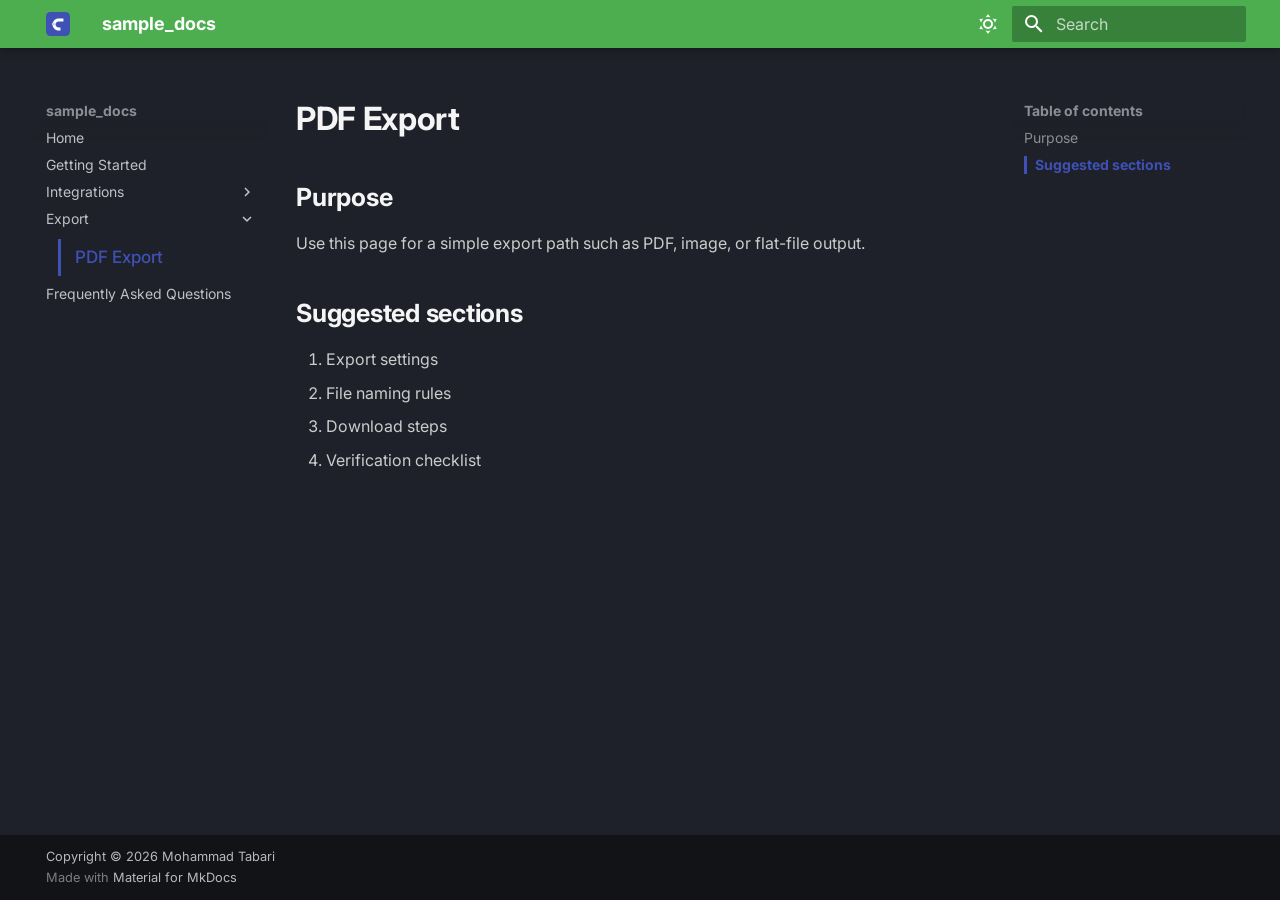
<file: export/dwg-index/index.html>
<!doctype html>
<html lang="en" class="no-js">
  <head>
    
      <meta charset="utf-8">
      <meta name="viewport" content="width=device-width,initial-scale=1">
      
        <meta name="description" content="General team documentation template">
      
      
      
        <link rel="canonical" href="https://Mohammad-H93.github.io/sample-docs/export/dwg-index/">
      
      
        <link rel="prev" href="../">
      
      
        <link rel="next" href="../../frequent-questions/">
      
      
      <link rel="icon" href="../../assets/favicon.svg">
      <meta name="generator" content="mkdocs-1.6.1, mkdocs-material-9.6.9">
    
    
      
        <title>PDF Export - sample_docs</title>
      
    
    
      <link rel="stylesheet" href="../../assets/stylesheets/main.4af4bdda.min.css">
      
        
        <link rel="stylesheet" href="../../assets/stylesheets/palette.06af60db.min.css">
      
      


    
    
      
    
    
      
        
        
        <link rel="preconnect" href="https://fonts.gstatic.com" crossorigin>
        <link rel="stylesheet" href="https://fonts.googleapis.com/css?family=Inter:300,300i,400,400i,700,700i%7CJetBrains+Mono:400,400i,700,700i&display=fallback">
        <style>:root{--md-text-font:"Inter";--md-code-font:"JetBrains Mono"}</style>
      
    
    
      <link rel="stylesheet" href="../../stylesheets/extra.css">
    
    <script>__md_scope=new URL("../..",location),__md_hash=e=>[...e].reduce(((e,_)=>(e<<5)-e+_.charCodeAt(0)),0),__md_get=(e,_=localStorage,t=__md_scope)=>JSON.parse(_.getItem(t.pathname+"."+e)),__md_set=(e,_,t=localStorage,a=__md_scope)=>{try{t.setItem(a.pathname+"."+e,JSON.stringify(_))}catch(e){}}</script>
    
      

    
    
    
  </head>
  
  
    
    
      
    
    
    
    
    <body dir="ltr" data-md-color-scheme="slate" data-md-color-primary="green" data-md-color-accent="deep-purple">
  
    
    <input class="md-toggle" data-md-toggle="drawer" type="checkbox" id="__drawer" autocomplete="off">
    <input class="md-toggle" data-md-toggle="search" type="checkbox" id="__search" autocomplete="off">
    <label class="md-overlay" for="__drawer"></label>
    <div data-md-component="skip">
      
        
        <a href="#pdf-export" class="md-skip">
          Skip to content
        </a>
      
    </div>
    <div data-md-component="announce">
      
    </div>
    
    
      

  

<header class="md-header md-header--shadow" data-md-component="header">
  <nav class="md-header__inner md-grid" aria-label="Header">
    <a href="../.." title="sample_docs" class="md-header__button md-logo" aria-label="sample_docs" data-md-component="logo">
      
  <img src="../../assets/logo.svg" alt="logo">

    </a>
    <label class="md-header__button md-icon" for="__drawer">
      
      <svg xmlns="http://www.w3.org/2000/svg" viewBox="0 0 24 24"><path d="M3 6h18v2H3zm0 5h18v2H3zm0 5h18v2H3z"/></svg>
    </label>
    <div class="md-header__title" data-md-component="header-title">
      <div class="md-header__ellipsis">
        <div class="md-header__topic">
          <span class="md-ellipsis">
            sample_docs
          </span>
        </div>
        <div class="md-header__topic" data-md-component="header-topic">
          <span class="md-ellipsis">
            
              PDF Export
            
          </span>
        </div>
      </div>
    </div>
    
      
        <form class="md-header__option" data-md-component="palette">
  
    
    
    
    <input class="md-option" data-md-color-media="" data-md-color-scheme="slate" data-md-color-primary="green" data-md-color-accent="deep-purple"  aria-label="Dark mode"  type="radio" name="__palette" id="__palette_0">
    
      <label class="md-header__button md-icon" title="Dark mode" for="__palette_1" hidden>
        <svg xmlns="http://www.w3.org/2000/svg" viewBox="0 0 24 24"><path d="M12 7a5 5 0 0 1 5 5 5 5 0 0 1-5 5 5 5 0 0 1-5-5 5 5 0 0 1 5-5m0 2a3 3 0 0 0-3 3 3 3 0 0 0 3 3 3 3 0 0 0 3-3 3 3 0 0 0-3-3m0-7 2.39 3.42C13.65 5.15 12.84 5 12 5s-1.65.15-2.39.42zM3.34 7l4.16-.35A7.2 7.2 0 0 0 5.94 8.5c-.44.74-.69 1.5-.83 2.29zm.02 10 1.76-3.77a7.131 7.131 0 0 0 2.38 4.14zM20.65 7l-1.77 3.79a7.02 7.02 0 0 0-2.38-4.15zm-.01 10-4.14.36c.59-.51 1.12-1.14 1.54-1.86.42-.73.69-1.5.83-2.29zM12 22l-2.41-3.44c.74.27 1.55.44 2.41.44.82 0 1.63-.17 2.37-.44z"/></svg>
      </label>
    
  
    
    
    
    <input class="md-option" data-md-color-media="" data-md-color-scheme="default" data-md-color-primary="blue" data-md-color-accent="deep-orange"  aria-label="Light mode"  type="radio" name="__palette" id="__palette_1">
    
      <label class="md-header__button md-icon" title="Light mode" for="__palette_0" hidden>
        <svg xmlns="http://www.w3.org/2000/svg" viewBox="0 0 24 24"><path d="m17.75 4.09-2.53 1.94.91 3.06-2.63-1.81-2.63 1.81.91-3.06-2.53-1.94L12.44 4l1.06-3 1.06 3zm3.5 6.91-1.64 1.25.59 1.98-1.7-1.17-1.7 1.17.59-1.98L15.75 11l2.06-.05L18.5 9l.69 1.95zm-2.28 4.95c.83-.08 1.72 1.1 1.19 1.85-.32.45-.66.87-1.08 1.27C15.17 23 8.84 23 4.94 19.07c-3.91-3.9-3.91-10.24 0-14.14.4-.4.82-.76 1.27-1.08.75-.53 1.93.36 1.85 1.19-.27 2.86.69 5.83 2.89 8.02a9.96 9.96 0 0 0 8.02 2.89m-1.64 2.02a12.08 12.08 0 0 1-7.8-3.47c-2.17-2.19-3.33-5-3.49-7.82-2.81 3.14-2.7 7.96.31 10.98 3.02 3.01 7.84 3.12 10.98.31"/></svg>
      </label>
    
  
</form>
      
    
    
      <script>var palette=__md_get("__palette");if(palette&&palette.color){if("(prefers-color-scheme)"===palette.color.media){var media=matchMedia("(prefers-color-scheme: light)"),input=document.querySelector(media.matches?"[data-md-color-media='(prefers-color-scheme: light)']":"[data-md-color-media='(prefers-color-scheme: dark)']");palette.color.media=input.getAttribute("data-md-color-media"),palette.color.scheme=input.getAttribute("data-md-color-scheme"),palette.color.primary=input.getAttribute("data-md-color-primary"),palette.color.accent=input.getAttribute("data-md-color-accent")}for(var[key,value]of Object.entries(palette.color))document.body.setAttribute("data-md-color-"+key,value)}</script>
    
    
    
      <label class="md-header__button md-icon" for="__search">
        
        <svg xmlns="http://www.w3.org/2000/svg" viewBox="0 0 24 24"><path d="M9.5 3A6.5 6.5 0 0 1 16 9.5c0 1.61-.59 3.09-1.56 4.23l.27.27h.79l5 5-1.5 1.5-5-5v-.79l-.27-.27A6.52 6.52 0 0 1 9.5 16 6.5 6.5 0 0 1 3 9.5 6.5 6.5 0 0 1 9.5 3m0 2C7 5 5 7 5 9.5S7 14 9.5 14 14 12 14 9.5 12 5 9.5 5"/></svg>
      </label>
      <div class="md-search" data-md-component="search" role="dialog">
  <label class="md-search__overlay" for="__search"></label>
  <div class="md-search__inner" role="search">
    <form class="md-search__form" name="search">
      <input type="text" class="md-search__input" name="query" aria-label="Search" placeholder="Search" autocapitalize="off" autocorrect="off" autocomplete="off" spellcheck="false" data-md-component="search-query" required>
      <label class="md-search__icon md-icon" for="__search">
        
        <svg xmlns="http://www.w3.org/2000/svg" viewBox="0 0 24 24"><path d="M9.5 3A6.5 6.5 0 0 1 16 9.5c0 1.61-.59 3.09-1.56 4.23l.27.27h.79l5 5-1.5 1.5-5-5v-.79l-.27-.27A6.52 6.52 0 0 1 9.5 16 6.5 6.5 0 0 1 3 9.5 6.5 6.5 0 0 1 9.5 3m0 2C7 5 5 7 5 9.5S7 14 9.5 14 14 12 14 9.5 12 5 9.5 5"/></svg>
        
        <svg xmlns="http://www.w3.org/2000/svg" viewBox="0 0 24 24"><path d="M20 11v2H8l5.5 5.5-1.42 1.42L4.16 12l7.92-7.92L13.5 5.5 8 11z"/></svg>
      </label>
      <nav class="md-search__options" aria-label="Search">
        
        <button type="reset" class="md-search__icon md-icon" title="Clear" aria-label="Clear" tabindex="-1">
          
          <svg xmlns="http://www.w3.org/2000/svg" viewBox="0 0 24 24"><path d="M19 6.41 17.59 5 12 10.59 6.41 5 5 6.41 10.59 12 5 17.59 6.41 19 12 13.41 17.59 19 19 17.59 13.41 12z"/></svg>
        </button>
      </nav>
      
        <div class="md-search__suggest" data-md-component="search-suggest"></div>
      
    </form>
    <div class="md-search__output">
      <div class="md-search__scrollwrap" tabindex="0" data-md-scrollfix>
        <div class="md-search-result" data-md-component="search-result">
          <div class="md-search-result__meta">
            Initializing search
          </div>
          <ol class="md-search-result__list" role="presentation"></ol>
        </div>
      </div>
    </div>
  </div>
</div>
    
    
  </nav>
  
</header>
    
    <div class="md-container" data-md-component="container">
      
      
        
          
        
      
      <main class="md-main" data-md-component="main">
        <div class="md-main__inner md-grid">
          
            
              
              <div class="md-sidebar md-sidebar--primary" data-md-component="sidebar" data-md-type="navigation" >
                <div class="md-sidebar__scrollwrap">
                  <div class="md-sidebar__inner">
                    



<nav class="md-nav md-nav--primary" aria-label="Navigation" data-md-level="0">
  <label class="md-nav__title" for="__drawer">
    <a href="../.." title="sample_docs" class="md-nav__button md-logo" aria-label="sample_docs" data-md-component="logo">
      
  <img src="../../assets/logo.svg" alt="logo">

    </a>
    sample_docs
  </label>
  
  <ul class="md-nav__list" data-md-scrollfix>
    
      
      
  
  
  
  
    <li class="md-nav__item">
      <a href="../.." class="md-nav__link">
        
  
  <span class="md-ellipsis">
    Home
    
  </span>
  

      </a>
    </li>
  

    
      
      
  
  
  
  
    <li class="md-nav__item">
      <a href="../../sessions/" class="md-nav__link">
        
  
  <span class="md-ellipsis">
    Getting Started
    
  </span>
  

      </a>
    </li>
  

    
      
      
  
  
  
  
    
    
      
        
          
        
      
        
      
    
    
    
    <li class="md-nav__item md-nav__item--nested">
      
        
        
        <input class="md-nav__toggle md-toggle " type="checkbox" id="__nav_3" >
        
          
          
          <div class="md-nav__link md-nav__container">
            <a href="../../Integrate%20Sessions%20with%20CAD%20Software/" class="md-nav__link ">
              
  
  <span class="md-ellipsis">
    Integrations
    
  </span>
  

            </a>
            
              
              <label class="md-nav__link " for="__nav_3" id="__nav_3_label" tabindex="0">
                <span class="md-nav__icon md-icon"></span>
              </label>
            
          </div>
        
        <nav class="md-nav" data-md-level="1" aria-labelledby="__nav_3_label" aria-expanded="false">
          <label class="md-nav__title" for="__nav_3">
            <span class="md-nav__icon md-icon"></span>
            Integrations
          </label>
          <ul class="md-nav__list" data-md-scrollfix>
            
              
            
              
                
  
  
  
  
    
    
      
        
          
        
      
        
      
        
      
    
    
    
    <li class="md-nav__item md-nav__item--nested">
      
        
        
        <input class="md-nav__toggle md-toggle " type="checkbox" id="__nav_3_2" >
        
          
          
          <div class="md-nav__link md-nav__container">
            <a href="../../Integrate%20Sessions%20with%20CAD%20Software/tool_a/" class="md-nav__link ">
              
  
  <span class="md-ellipsis">
    Tool A
    
  </span>
  

            </a>
            
              
              <label class="md-nav__link " for="__nav_3_2" id="__nav_3_2_label" tabindex="0">
                <span class="md-nav__icon md-icon"></span>
              </label>
            
          </div>
        
        <nav class="md-nav" data-md-level="2" aria-labelledby="__nav_3_2_label" aria-expanded="false">
          <label class="md-nav__title" for="__nav_3_2">
            <span class="md-nav__icon md-icon"></span>
            Tool A
          </label>
          <ul class="md-nav__list" data-md-scrollfix>
            
              
            
              
                
  
  
  
  
    <li class="md-nav__item">
      <a href="../../Integrate%20Sessions%20with%20CAD%20Software/tool_a/sync-index/" class="md-nav__link">
        
  
  <span class="md-ellipsis">
    Sync
    
  </span>
  

      </a>
    </li>
  

              
            
              
                
  
  
  
  
    <li class="md-nav__item">
      <a href="../../Integrate%20Sessions%20with%20CAD%20Software/tool_a/generate-index/" class="md-nav__link">
        
  
  <span class="md-ellipsis">
    Generate
    
  </span>
  

      </a>
    </li>
  

              
            
          </ul>
        </nav>
      
    </li>
  

              
            
          </ul>
        </nav>
      
    </li>
  

    
      
      
  
  
    
  
  
  
    
    
      
        
          
        
      
        
      
    
    
    
    <li class="md-nav__item md-nav__item--active md-nav__item--nested">
      
        
        
        <input class="md-nav__toggle md-toggle " type="checkbox" id="__nav_4" checked>
        
          
          
          <div class="md-nav__link md-nav__container">
            <a href="../" class="md-nav__link ">
              
  
  <span class="md-ellipsis">
    Export
    
  </span>
  

            </a>
            
              
              <label class="md-nav__link " for="__nav_4" id="__nav_4_label" tabindex="0">
                <span class="md-nav__icon md-icon"></span>
              </label>
            
          </div>
        
        <nav class="md-nav" data-md-level="1" aria-labelledby="__nav_4_label" aria-expanded="true">
          <label class="md-nav__title" for="__nav_4">
            <span class="md-nav__icon md-icon"></span>
            Export
          </label>
          <ul class="md-nav__list" data-md-scrollfix>
            
              
            
              
                
  
  
    
  
  
  
    <li class="md-nav__item md-nav__item--active">
      
      <input class="md-nav__toggle md-toggle" type="checkbox" id="__toc">
      
      
        
      
      
        <label class="md-nav__link md-nav__link--active" for="__toc">
          
  
  <span class="md-ellipsis">
    PDF Export
    
  </span>
  

          <span class="md-nav__icon md-icon"></span>
        </label>
      
      <a href="./" class="md-nav__link md-nav__link--active">
        
  
  <span class="md-ellipsis">
    PDF Export
    
  </span>
  

      </a>
      
        

<nav class="md-nav md-nav--secondary" aria-label="Table of contents">
  
  
  
    
  
  
    <label class="md-nav__title" for="__toc">
      <span class="md-nav__icon md-icon"></span>
      Table of contents
    </label>
    <ul class="md-nav__list" data-md-component="toc" data-md-scrollfix>
      
        <li class="md-nav__item">
  <a href="#purpose" class="md-nav__link">
    <span class="md-ellipsis">
      Purpose
    </span>
  </a>
  
</li>
      
        <li class="md-nav__item">
  <a href="#suggested-sections" class="md-nav__link">
    <span class="md-ellipsis">
      Suggested sections
    </span>
  </a>
  
</li>
      
    </ul>
  
</nav>
      
    </li>
  

              
            
          </ul>
        </nav>
      
    </li>
  

    
      
      
  
  
  
  
    <li class="md-nav__item">
      <a href="../../frequent-questions/" class="md-nav__link">
        
  
  <span class="md-ellipsis">
    Frequently Asked Questions
    
  </span>
  

      </a>
    </li>
  

    
  </ul>
</nav>
                  </div>
                </div>
              </div>
            
            
              
              <div class="md-sidebar md-sidebar--secondary" data-md-component="sidebar" data-md-type="toc" >
                <div class="md-sidebar__scrollwrap">
                  <div class="md-sidebar__inner">
                    

<nav class="md-nav md-nav--secondary" aria-label="Table of contents">
  
  
  
    
  
  
    <label class="md-nav__title" for="__toc">
      <span class="md-nav__icon md-icon"></span>
      Table of contents
    </label>
    <ul class="md-nav__list" data-md-component="toc" data-md-scrollfix>
      
        <li class="md-nav__item">
  <a href="#purpose" class="md-nav__link">
    <span class="md-ellipsis">
      Purpose
    </span>
  </a>
  
</li>
      
        <li class="md-nav__item">
  <a href="#suggested-sections" class="md-nav__link">
    <span class="md-ellipsis">
      Suggested sections
    </span>
  </a>
  
</li>
      
    </ul>
  
</nav>
                  </div>
                </div>
              </div>
            
          
          
            <div class="md-content" data-md-component="content">
              <article class="md-content__inner md-typeset">
                
                  



<h1 id="pdf-export">PDF Export<a class="headerlink" href="#pdf-export" title="Permanent link">&para;</a></h1>
<h2 id="purpose">Purpose<a class="headerlink" href="#purpose" title="Permanent link">&para;</a></h2>
<p>Use this page for a simple export path such as PDF, image, or flat-file output.</p>
<h2 id="suggested-sections">Suggested sections<a class="headerlink" href="#suggested-sections" title="Permanent link">&para;</a></h2>
<ol>
<li>Export settings</li>
<li>File naming rules</li>
<li>Download steps</li>
<li>Verification checklist</li>
</ol>












                
              </article>
            </div>
          
          
<script>var target=document.getElementById(location.hash.slice(1));target&&target.name&&(target.checked=target.name.startsWith("__tabbed_"))</script>
        </div>
        
          <button type="button" class="md-top md-icon" data-md-component="top" hidden>
  
  <svg xmlns="http://www.w3.org/2000/svg" viewBox="0 0 24 24"><path d="M13 20h-2V8l-5.5 5.5-1.42-1.42L12 4.16l7.92 7.92-1.42 1.42L13 8z"/></svg>
  Back to top
</button>
        
      </main>
      
        <footer class="md-footer">
  
  <div class="md-footer-meta md-typeset">
    <div class="md-footer-meta__inner md-grid">
      <div class="md-copyright">
  
    <div class="md-copyright__highlight">
      Copyright &copy; 2026 Mohammad Tabari
    </div>
  
  
    Made with
    <a href="https://squidfunk.github.io/mkdocs-material/" target="_blank" rel="noopener">
      Material for MkDocs
    </a>
  
</div>
      
    </div>
  </div>
</footer>
      
    </div>
    <div class="md-dialog" data-md-component="dialog">
      <div class="md-dialog__inner md-typeset"></div>
    </div>
    
    
    <script id="__config" type="application/json">{"base": "../..", "features": ["navigation.indexes", "navigation.top", "content.code.copy", "search.suggest", "search.highlight"], "search": "../../assets/javascripts/workers/search.f8cc74c7.min.js", "translations": {"clipboard.copied": "Copied to clipboard", "clipboard.copy": "Copy to clipboard", "search.result.more.one": "1 more on this page", "search.result.more.other": "# more on this page", "search.result.none": "No matching documents", "search.result.one": "1 matching document", "search.result.other": "# matching documents", "search.result.placeholder": "Type to start searching", "search.result.term.missing": "Missing", "select.version": "Select version"}}</script>
    
    
      <script src="../../assets/javascripts/bundle.c8b220af.min.js"></script>
      
    
  </body>
</html>
</file>
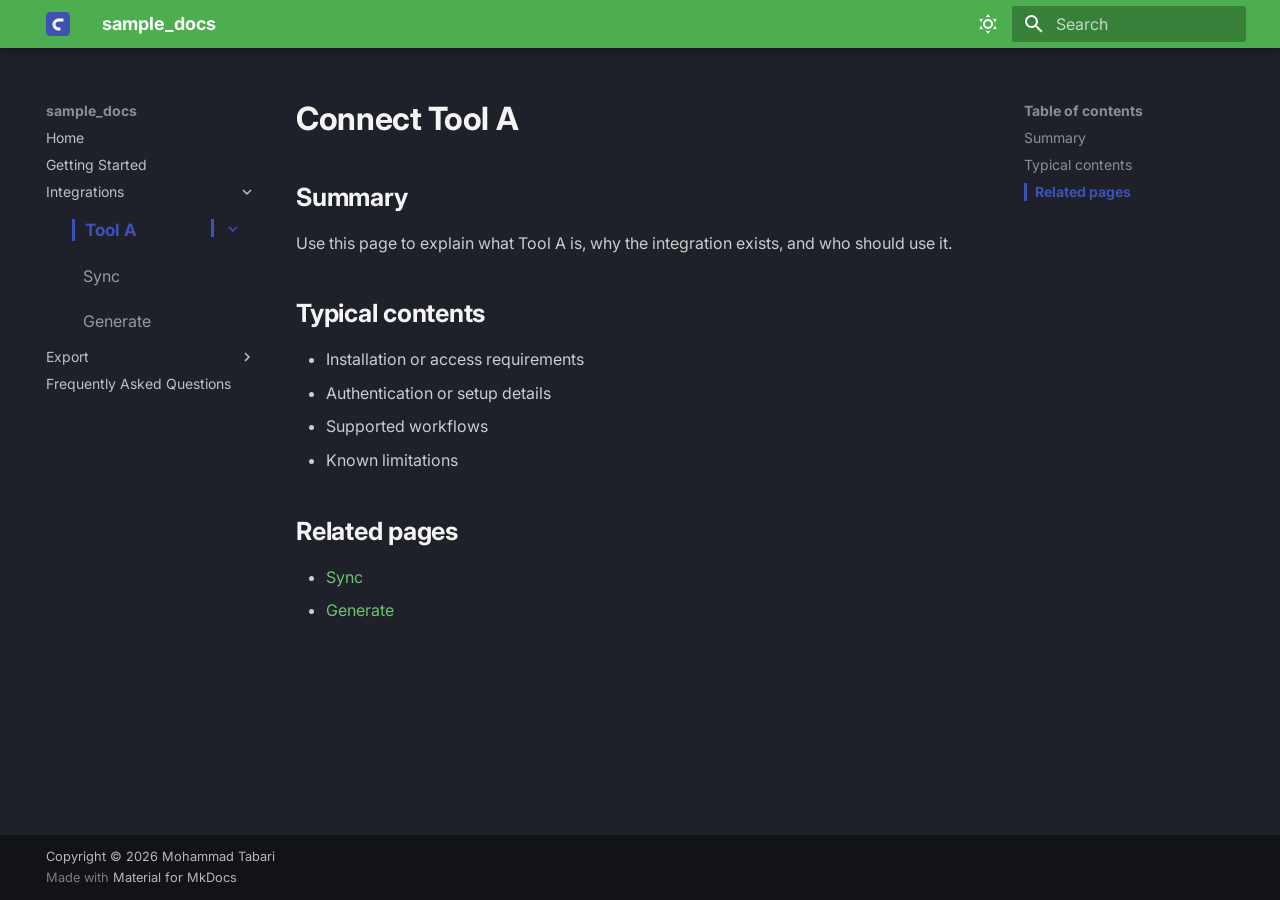
<file: Integrate Sessions with CAD Software/tool_a/index.html>
<!doctype html>
<html lang="en" class="no-js">
  <head>
    
      <meta charset="utf-8">
      <meta name="viewport" content="width=device-width,initial-scale=1">
      
        <meta name="description" content="General team documentation template">
      
      
      
        <link rel="canonical" href="https://Mohammad-H93.github.io/sample-docs/Integrate%20Sessions%20with%20CAD%20Software/tool_a/">
      
      
        <link rel="prev" href="../">
      
      
        <link rel="next" href="sync-index/">
      
      
      <link rel="icon" href="../../assets/favicon.svg">
      <meta name="generator" content="mkdocs-1.6.1, mkdocs-material-9.6.9">
    
    
      
        <title>Connect Tool A - sample_docs</title>
      
    
    
      <link rel="stylesheet" href="../../assets/stylesheets/main.4af4bdda.min.css">
      
        
        <link rel="stylesheet" href="../../assets/stylesheets/palette.06af60db.min.css">
      
      


    
    
      
    
    
      
        
        
        <link rel="preconnect" href="https://fonts.gstatic.com" crossorigin>
        <link rel="stylesheet" href="https://fonts.googleapis.com/css?family=Inter:300,300i,400,400i,700,700i%7CJetBrains+Mono:400,400i,700,700i&display=fallback">
        <style>:root{--md-text-font:"Inter";--md-code-font:"JetBrains Mono"}</style>
      
    
    
      <link rel="stylesheet" href="../../stylesheets/extra.css">
    
    <script>__md_scope=new URL("../..",location),__md_hash=e=>[...e].reduce(((e,_)=>(e<<5)-e+_.charCodeAt(0)),0),__md_get=(e,_=localStorage,t=__md_scope)=>JSON.parse(_.getItem(t.pathname+"."+e)),__md_set=(e,_,t=localStorage,a=__md_scope)=>{try{t.setItem(a.pathname+"."+e,JSON.stringify(_))}catch(e){}}</script>
    
      

    
    
    
  </head>
  
  
    
    
      
    
    
    
    
    <body dir="ltr" data-md-color-scheme="slate" data-md-color-primary="green" data-md-color-accent="deep-purple">
  
    
    <input class="md-toggle" data-md-toggle="drawer" type="checkbox" id="__drawer" autocomplete="off">
    <input class="md-toggle" data-md-toggle="search" type="checkbox" id="__search" autocomplete="off">
    <label class="md-overlay" for="__drawer"></label>
    <div data-md-component="skip">
      
        
        <a href="#connect-tool-a" class="md-skip">
          Skip to content
        </a>
      
    </div>
    <div data-md-component="announce">
      
    </div>
    
    
      

  

<header class="md-header md-header--shadow" data-md-component="header">
  <nav class="md-header__inner md-grid" aria-label="Header">
    <a href="../.." title="sample_docs" class="md-header__button md-logo" aria-label="sample_docs" data-md-component="logo">
      
  <img src="../../assets/logo.svg" alt="logo">

    </a>
    <label class="md-header__button md-icon" for="__drawer">
      
      <svg xmlns="http://www.w3.org/2000/svg" viewBox="0 0 24 24"><path d="M3 6h18v2H3zm0 5h18v2H3zm0 5h18v2H3z"/></svg>
    </label>
    <div class="md-header__title" data-md-component="header-title">
      <div class="md-header__ellipsis">
        <div class="md-header__topic">
          <span class="md-ellipsis">
            sample_docs
          </span>
        </div>
        <div class="md-header__topic" data-md-component="header-topic">
          <span class="md-ellipsis">
            
              Connect Tool A
            
          </span>
        </div>
      </div>
    </div>
    
      
        <form class="md-header__option" data-md-component="palette">
  
    
    
    
    <input class="md-option" data-md-color-media="" data-md-color-scheme="slate" data-md-color-primary="green" data-md-color-accent="deep-purple"  aria-label="Dark mode"  type="radio" name="__palette" id="__palette_0">
    
      <label class="md-header__button md-icon" title="Dark mode" for="__palette_1" hidden>
        <svg xmlns="http://www.w3.org/2000/svg" viewBox="0 0 24 24"><path d="M12 7a5 5 0 0 1 5 5 5 5 0 0 1-5 5 5 5 0 0 1-5-5 5 5 0 0 1 5-5m0 2a3 3 0 0 0-3 3 3 3 0 0 0 3 3 3 3 0 0 0 3-3 3 3 0 0 0-3-3m0-7 2.39 3.42C13.65 5.15 12.84 5 12 5s-1.65.15-2.39.42zM3.34 7l4.16-.35A7.2 7.2 0 0 0 5.94 8.5c-.44.74-.69 1.5-.83 2.29zm.02 10 1.76-3.77a7.131 7.131 0 0 0 2.38 4.14zM20.65 7l-1.77 3.79a7.02 7.02 0 0 0-2.38-4.15zm-.01 10-4.14.36c.59-.51 1.12-1.14 1.54-1.86.42-.73.69-1.5.83-2.29zM12 22l-2.41-3.44c.74.27 1.55.44 2.41.44.82 0 1.63-.17 2.37-.44z"/></svg>
      </label>
    
  
    
    
    
    <input class="md-option" data-md-color-media="" data-md-color-scheme="default" data-md-color-primary="blue" data-md-color-accent="deep-orange"  aria-label="Light mode"  type="radio" name="__palette" id="__palette_1">
    
      <label class="md-header__button md-icon" title="Light mode" for="__palette_0" hidden>
        <svg xmlns="http://www.w3.org/2000/svg" viewBox="0 0 24 24"><path d="m17.75 4.09-2.53 1.94.91 3.06-2.63-1.81-2.63 1.81.91-3.06-2.53-1.94L12.44 4l1.06-3 1.06 3zm3.5 6.91-1.64 1.25.59 1.98-1.7-1.17-1.7 1.17.59-1.98L15.75 11l2.06-.05L18.5 9l.69 1.95zm-2.28 4.95c.83-.08 1.72 1.1 1.19 1.85-.32.45-.66.87-1.08 1.27C15.17 23 8.84 23 4.94 19.07c-3.91-3.9-3.91-10.24 0-14.14.4-.4.82-.76 1.27-1.08.75-.53 1.93.36 1.85 1.19-.27 2.86.69 5.83 2.89 8.02a9.96 9.96 0 0 0 8.02 2.89m-1.64 2.02a12.08 12.08 0 0 1-7.8-3.47c-2.17-2.19-3.33-5-3.49-7.82-2.81 3.14-2.7 7.96.31 10.98 3.02 3.01 7.84 3.12 10.98.31"/></svg>
      </label>
    
  
</form>
      
    
    
      <script>var palette=__md_get("__palette");if(palette&&palette.color){if("(prefers-color-scheme)"===palette.color.media){var media=matchMedia("(prefers-color-scheme: light)"),input=document.querySelector(media.matches?"[data-md-color-media='(prefers-color-scheme: light)']":"[data-md-color-media='(prefers-color-scheme: dark)']");palette.color.media=input.getAttribute("data-md-color-media"),palette.color.scheme=input.getAttribute("data-md-color-scheme"),palette.color.primary=input.getAttribute("data-md-color-primary"),palette.color.accent=input.getAttribute("data-md-color-accent")}for(var[key,value]of Object.entries(palette.color))document.body.setAttribute("data-md-color-"+key,value)}</script>
    
    
    
      <label class="md-header__button md-icon" for="__search">
        
        <svg xmlns="http://www.w3.org/2000/svg" viewBox="0 0 24 24"><path d="M9.5 3A6.5 6.5 0 0 1 16 9.5c0 1.61-.59 3.09-1.56 4.23l.27.27h.79l5 5-1.5 1.5-5-5v-.79l-.27-.27A6.52 6.52 0 0 1 9.5 16 6.5 6.5 0 0 1 3 9.5 6.5 6.5 0 0 1 9.5 3m0 2C7 5 5 7 5 9.5S7 14 9.5 14 14 12 14 9.5 12 5 9.5 5"/></svg>
      </label>
      <div class="md-search" data-md-component="search" role="dialog">
  <label class="md-search__overlay" for="__search"></label>
  <div class="md-search__inner" role="search">
    <form class="md-search__form" name="search">
      <input type="text" class="md-search__input" name="query" aria-label="Search" placeholder="Search" autocapitalize="off" autocorrect="off" autocomplete="off" spellcheck="false" data-md-component="search-query" required>
      <label class="md-search__icon md-icon" for="__search">
        
        <svg xmlns="http://www.w3.org/2000/svg" viewBox="0 0 24 24"><path d="M9.5 3A6.5 6.5 0 0 1 16 9.5c0 1.61-.59 3.09-1.56 4.23l.27.27h.79l5 5-1.5 1.5-5-5v-.79l-.27-.27A6.52 6.52 0 0 1 9.5 16 6.5 6.5 0 0 1 3 9.5 6.5 6.5 0 0 1 9.5 3m0 2C7 5 5 7 5 9.5S7 14 9.5 14 14 12 14 9.5 12 5 9.5 5"/></svg>
        
        <svg xmlns="http://www.w3.org/2000/svg" viewBox="0 0 24 24"><path d="M20 11v2H8l5.5 5.5-1.42 1.42L4.16 12l7.92-7.92L13.5 5.5 8 11z"/></svg>
      </label>
      <nav class="md-search__options" aria-label="Search">
        
        <button type="reset" class="md-search__icon md-icon" title="Clear" aria-label="Clear" tabindex="-1">
          
          <svg xmlns="http://www.w3.org/2000/svg" viewBox="0 0 24 24"><path d="M19 6.41 17.59 5 12 10.59 6.41 5 5 6.41 10.59 12 5 17.59 6.41 19 12 13.41 17.59 19 19 17.59 13.41 12z"/></svg>
        </button>
      </nav>
      
        <div class="md-search__suggest" data-md-component="search-suggest"></div>
      
    </form>
    <div class="md-search__output">
      <div class="md-search__scrollwrap" tabindex="0" data-md-scrollfix>
        <div class="md-search-result" data-md-component="search-result">
          <div class="md-search-result__meta">
            Initializing search
          </div>
          <ol class="md-search-result__list" role="presentation"></ol>
        </div>
      </div>
    </div>
  </div>
</div>
    
    
  </nav>
  
</header>
    
    <div class="md-container" data-md-component="container">
      
      
        
          
        
      
      <main class="md-main" data-md-component="main">
        <div class="md-main__inner md-grid">
          
            
              
              <div class="md-sidebar md-sidebar--primary" data-md-component="sidebar" data-md-type="navigation" >
                <div class="md-sidebar__scrollwrap">
                  <div class="md-sidebar__inner">
                    



<nav class="md-nav md-nav--primary" aria-label="Navigation" data-md-level="0">
  <label class="md-nav__title" for="__drawer">
    <a href="../.." title="sample_docs" class="md-nav__button md-logo" aria-label="sample_docs" data-md-component="logo">
      
  <img src="../../assets/logo.svg" alt="logo">

    </a>
    sample_docs
  </label>
  
  <ul class="md-nav__list" data-md-scrollfix>
    
      
      
  
  
  
  
    <li class="md-nav__item">
      <a href="../.." class="md-nav__link">
        
  
  <span class="md-ellipsis">
    Home
    
  </span>
  

      </a>
    </li>
  

    
      
      
  
  
  
  
    <li class="md-nav__item">
      <a href="../../sessions/" class="md-nav__link">
        
  
  <span class="md-ellipsis">
    Getting Started
    
  </span>
  

      </a>
    </li>
  

    
      
      
  
  
    
  
  
  
    
    
      
        
          
        
      
        
      
    
    
    
    <li class="md-nav__item md-nav__item--active md-nav__item--nested">
      
        
        
        <input class="md-nav__toggle md-toggle " type="checkbox" id="__nav_3" checked>
        
          
          
          <div class="md-nav__link md-nav__container">
            <a href="../" class="md-nav__link ">
              
  
  <span class="md-ellipsis">
    Integrations
    
  </span>
  

            </a>
            
              
              <label class="md-nav__link " for="__nav_3" id="__nav_3_label" tabindex="0">
                <span class="md-nav__icon md-icon"></span>
              </label>
            
          </div>
        
        <nav class="md-nav" data-md-level="1" aria-labelledby="__nav_3_label" aria-expanded="true">
          <label class="md-nav__title" for="__nav_3">
            <span class="md-nav__icon md-icon"></span>
            Integrations
          </label>
          <ul class="md-nav__list" data-md-scrollfix>
            
              
            
              
                
  
  
    
  
  
  
    
    
      
        
          
        
      
        
      
        
      
    
    
    
    <li class="md-nav__item md-nav__item--active md-nav__item--nested">
      
        
        
        <input class="md-nav__toggle md-toggle " type="checkbox" id="__nav_3_2" checked>
        
          
          
          <div class="md-nav__link md-nav__container">
            <a href="./" class="md-nav__link md-nav__link--active">
              
  
  <span class="md-ellipsis">
    Tool A
    
  </span>
  

            </a>
            
              
              <label class="md-nav__link md-nav__link--active" for="__nav_3_2" id="__nav_3_2_label" tabindex="0">
                <span class="md-nav__icon md-icon"></span>
              </label>
            
          </div>
        
        <nav class="md-nav" data-md-level="2" aria-labelledby="__nav_3_2_label" aria-expanded="true">
          <label class="md-nav__title" for="__nav_3_2">
            <span class="md-nav__icon md-icon"></span>
            Tool A
          </label>
          <ul class="md-nav__list" data-md-scrollfix>
            
              
            
              
                
  
  
  
  
    <li class="md-nav__item">
      <a href="sync-index/" class="md-nav__link">
        
  
  <span class="md-ellipsis">
    Sync
    
  </span>
  

      </a>
    </li>
  

              
            
              
                
  
  
  
  
    <li class="md-nav__item">
      <a href="generate-index/" class="md-nav__link">
        
  
  <span class="md-ellipsis">
    Generate
    
  </span>
  

      </a>
    </li>
  

              
            
          </ul>
        </nav>
      
    </li>
  

              
            
          </ul>
        </nav>
      
    </li>
  

    
      
      
  
  
  
  
    
    
      
        
          
        
      
        
      
    
    
    
    <li class="md-nav__item md-nav__item--nested">
      
        
        
        <input class="md-nav__toggle md-toggle " type="checkbox" id="__nav_4" >
        
          
          
          <div class="md-nav__link md-nav__container">
            <a href="../../export/" class="md-nav__link ">
              
  
  <span class="md-ellipsis">
    Export
    
  </span>
  

            </a>
            
              
              <label class="md-nav__link " for="__nav_4" id="__nav_4_label" tabindex="0">
                <span class="md-nav__icon md-icon"></span>
              </label>
            
          </div>
        
        <nav class="md-nav" data-md-level="1" aria-labelledby="__nav_4_label" aria-expanded="false">
          <label class="md-nav__title" for="__nav_4">
            <span class="md-nav__icon md-icon"></span>
            Export
          </label>
          <ul class="md-nav__list" data-md-scrollfix>
            
              
            
              
                
  
  
  
  
    <li class="md-nav__item">
      <a href="../../export/dwg-index/" class="md-nav__link">
        
  
  <span class="md-ellipsis">
    PDF Export
    
  </span>
  

      </a>
    </li>
  

              
            
          </ul>
        </nav>
      
    </li>
  

    
      
      
  
  
  
  
    <li class="md-nav__item">
      <a href="../../frequent-questions/" class="md-nav__link">
        
  
  <span class="md-ellipsis">
    Frequently Asked Questions
    
  </span>
  

      </a>
    </li>
  

    
  </ul>
</nav>
                  </div>
                </div>
              </div>
            
            
              
              <div class="md-sidebar md-sidebar--secondary" data-md-component="sidebar" data-md-type="toc" >
                <div class="md-sidebar__scrollwrap">
                  <div class="md-sidebar__inner">
                    

<nav class="md-nav md-nav--secondary" aria-label="Table of contents">
  
  
  
    
  
  
    <label class="md-nav__title" for="__toc">
      <span class="md-nav__icon md-icon"></span>
      Table of contents
    </label>
    <ul class="md-nav__list" data-md-component="toc" data-md-scrollfix>
      
        <li class="md-nav__item">
  <a href="#summary" class="md-nav__link">
    <span class="md-ellipsis">
      Summary
    </span>
  </a>
  
</li>
      
        <li class="md-nav__item">
  <a href="#typical-contents" class="md-nav__link">
    <span class="md-ellipsis">
      Typical contents
    </span>
  </a>
  
</li>
      
        <li class="md-nav__item">
  <a href="#related-pages" class="md-nav__link">
    <span class="md-ellipsis">
      Related pages
    </span>
  </a>
  
</li>
      
    </ul>
  
</nav>
                  </div>
                </div>
              </div>
            
          
          
            <div class="md-content" data-md-component="content">
              <article class="md-content__inner md-typeset">
                
                  



<h1 id="connect-tool-a">Connect Tool A<a class="headerlink" href="#connect-tool-a" title="Permanent link">&para;</a></h1>
<h2 id="summary">Summary<a class="headerlink" href="#summary" title="Permanent link">&para;</a></h2>
<p>Use this page to explain what Tool A is, why the integration exists, and who should use it.</p>
<h2 id="typical-contents">Typical contents<a class="headerlink" href="#typical-contents" title="Permanent link">&para;</a></h2>
<ul>
<li>Installation or access requirements</li>
<li>Authentication or setup details</li>
<li>Supported workflows</li>
<li>Known limitations</li>
</ul>
<h2 id="related-pages">Related pages<a class="headerlink" href="#related-pages" title="Permanent link">&para;</a></h2>
<ul>
<li><a href="sync-index/">Sync</a></li>
<li><a href="generate-index/">Generate</a></li>
</ul>












                
              </article>
            </div>
          
          
<script>var target=document.getElementById(location.hash.slice(1));target&&target.name&&(target.checked=target.name.startsWith("__tabbed_"))</script>
        </div>
        
          <button type="button" class="md-top md-icon" data-md-component="top" hidden>
  
  <svg xmlns="http://www.w3.org/2000/svg" viewBox="0 0 24 24"><path d="M13 20h-2V8l-5.5 5.5-1.42-1.42L12 4.16l7.92 7.92-1.42 1.42L13 8z"/></svg>
  Back to top
</button>
        
      </main>
      
        <footer class="md-footer">
  
  <div class="md-footer-meta md-typeset">
    <div class="md-footer-meta__inner md-grid">
      <div class="md-copyright">
  
    <div class="md-copyright__highlight">
      Copyright &copy; 2026 Mohammad Tabari
    </div>
  
  
    Made with
    <a href="https://squidfunk.github.io/mkdocs-material/" target="_blank" rel="noopener">
      Material for MkDocs
    </a>
  
</div>
      
    </div>
  </div>
</footer>
      
    </div>
    <div class="md-dialog" data-md-component="dialog">
      <div class="md-dialog__inner md-typeset"></div>
    </div>
    
    
    <script id="__config" type="application/json">{"base": "../..", "features": ["navigation.indexes", "navigation.top", "content.code.copy", "search.suggest", "search.highlight"], "search": "../../assets/javascripts/workers/search.f8cc74c7.min.js", "translations": {"clipboard.copied": "Copied to clipboard", "clipboard.copy": "Copy to clipboard", "search.result.more.one": "1 more on this page", "search.result.more.other": "# more on this page", "search.result.none": "No matching documents", "search.result.one": "1 matching document", "search.result.other": "# matching documents", "search.result.placeholder": "Type to start searching", "search.result.term.missing": "Missing", "select.version": "Select version"}}</script>
    
    
      <script src="../../assets/javascripts/bundle.c8b220af.min.js"></script>
      
    
  </body>
</html>
</file>
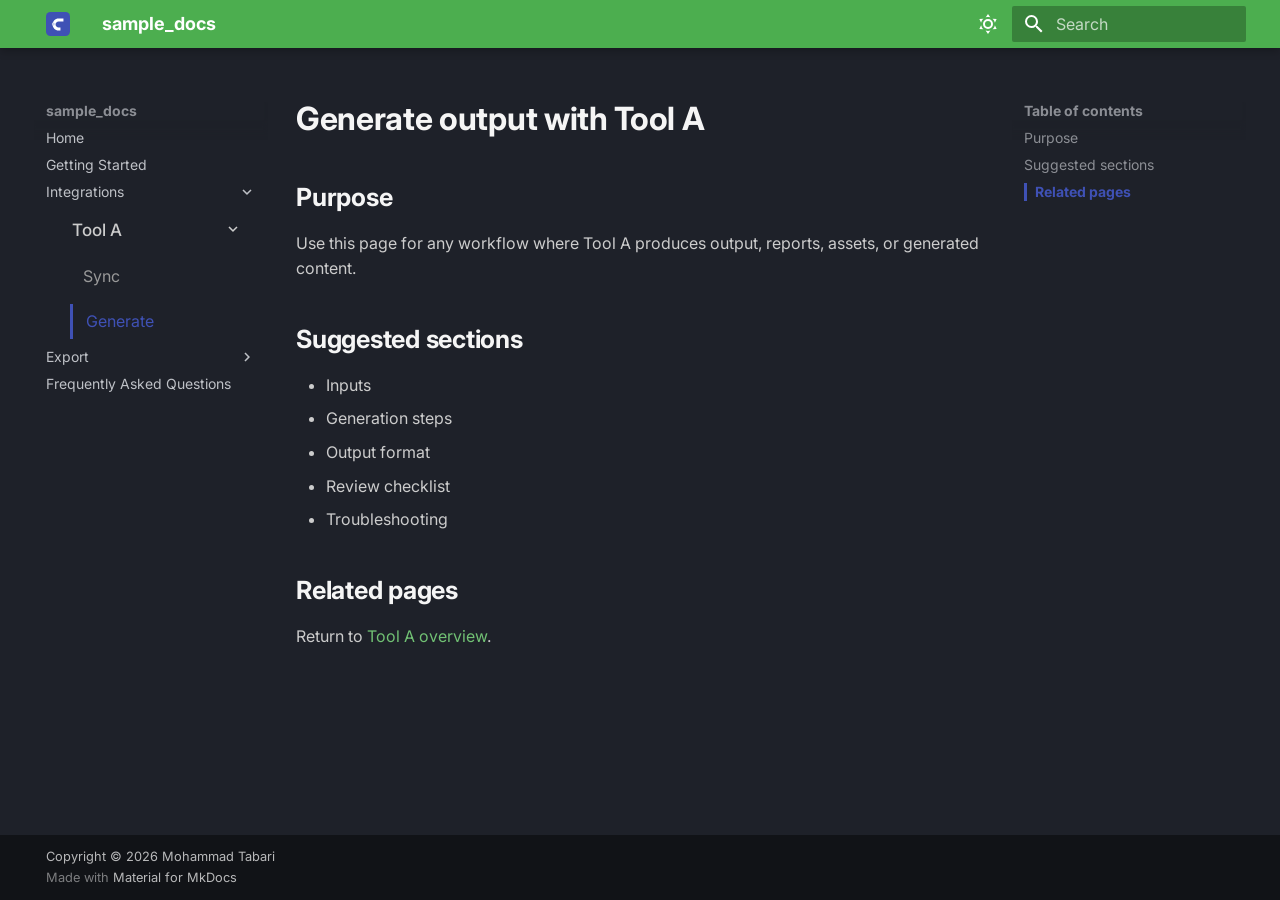
<file: Integrate Sessions with CAD Software/tool_a/generate-index/index.html>
<!doctype html>
<html lang="en" class="no-js">
  <head>
    
      <meta charset="utf-8">
      <meta name="viewport" content="width=device-width,initial-scale=1">
      
        <meta name="description" content="General team documentation template">
      
      
      
        <link rel="canonical" href="https://Mohammad-H93.github.io/sample-docs/Integrate%20Sessions%20with%20CAD%20Software/tool_a/generate-index/">
      
      
        <link rel="prev" href="../sync-index/">
      
      
        <link rel="next" href="../../../export/">
      
      
      <link rel="icon" href="../../../assets/favicon.svg">
      <meta name="generator" content="mkdocs-1.6.1, mkdocs-material-9.6.9">
    
    
      
        <title>Generate - sample_docs</title>
      
    
    
      <link rel="stylesheet" href="../../../assets/stylesheets/main.4af4bdda.min.css">
      
        
        <link rel="stylesheet" href="../../../assets/stylesheets/palette.06af60db.min.css">
      
      


    
    
      
    
    
      
        
        
        <link rel="preconnect" href="https://fonts.gstatic.com" crossorigin>
        <link rel="stylesheet" href="https://fonts.googleapis.com/css?family=Inter:300,300i,400,400i,700,700i%7CJetBrains+Mono:400,400i,700,700i&display=fallback">
        <style>:root{--md-text-font:"Inter";--md-code-font:"JetBrains Mono"}</style>
      
    
    
      <link rel="stylesheet" href="../../../stylesheets/extra.css">
    
    <script>__md_scope=new URL("../../..",location),__md_hash=e=>[...e].reduce(((e,_)=>(e<<5)-e+_.charCodeAt(0)),0),__md_get=(e,_=localStorage,t=__md_scope)=>JSON.parse(_.getItem(t.pathname+"."+e)),__md_set=(e,_,t=localStorage,a=__md_scope)=>{try{t.setItem(a.pathname+"."+e,JSON.stringify(_))}catch(e){}}</script>
    
      

    
    
    
  </head>
  
  
    
    
      
    
    
    
    
    <body dir="ltr" data-md-color-scheme="slate" data-md-color-primary="green" data-md-color-accent="deep-purple">
  
    
    <input class="md-toggle" data-md-toggle="drawer" type="checkbox" id="__drawer" autocomplete="off">
    <input class="md-toggle" data-md-toggle="search" type="checkbox" id="__search" autocomplete="off">
    <label class="md-overlay" for="__drawer"></label>
    <div data-md-component="skip">
      
        
        <a href="#generate-output-with-tool-a" class="md-skip">
          Skip to content
        </a>
      
    </div>
    <div data-md-component="announce">
      
    </div>
    
    
      

  

<header class="md-header md-header--shadow" data-md-component="header">
  <nav class="md-header__inner md-grid" aria-label="Header">
    <a href="../../.." title="sample_docs" class="md-header__button md-logo" aria-label="sample_docs" data-md-component="logo">
      
  <img src="../../../assets/logo.svg" alt="logo">

    </a>
    <label class="md-header__button md-icon" for="__drawer">
      
      <svg xmlns="http://www.w3.org/2000/svg" viewBox="0 0 24 24"><path d="M3 6h18v2H3zm0 5h18v2H3zm0 5h18v2H3z"/></svg>
    </label>
    <div class="md-header__title" data-md-component="header-title">
      <div class="md-header__ellipsis">
        <div class="md-header__topic">
          <span class="md-ellipsis">
            sample_docs
          </span>
        </div>
        <div class="md-header__topic" data-md-component="header-topic">
          <span class="md-ellipsis">
            
              Generate
            
          </span>
        </div>
      </div>
    </div>
    
      
        <form class="md-header__option" data-md-component="palette">
  
    
    
    
    <input class="md-option" data-md-color-media="" data-md-color-scheme="slate" data-md-color-primary="green" data-md-color-accent="deep-purple"  aria-label="Dark mode"  type="radio" name="__palette" id="__palette_0">
    
      <label class="md-header__button md-icon" title="Dark mode" for="__palette_1" hidden>
        <svg xmlns="http://www.w3.org/2000/svg" viewBox="0 0 24 24"><path d="M12 7a5 5 0 0 1 5 5 5 5 0 0 1-5 5 5 5 0 0 1-5-5 5 5 0 0 1 5-5m0 2a3 3 0 0 0-3 3 3 3 0 0 0 3 3 3 3 0 0 0 3-3 3 3 0 0 0-3-3m0-7 2.39 3.42C13.65 5.15 12.84 5 12 5s-1.65.15-2.39.42zM3.34 7l4.16-.35A7.2 7.2 0 0 0 5.94 8.5c-.44.74-.69 1.5-.83 2.29zm.02 10 1.76-3.77a7.131 7.131 0 0 0 2.38 4.14zM20.65 7l-1.77 3.79a7.02 7.02 0 0 0-2.38-4.15zm-.01 10-4.14.36c.59-.51 1.12-1.14 1.54-1.86.42-.73.69-1.5.83-2.29zM12 22l-2.41-3.44c.74.27 1.55.44 2.41.44.82 0 1.63-.17 2.37-.44z"/></svg>
      </label>
    
  
    
    
    
    <input class="md-option" data-md-color-media="" data-md-color-scheme="default" data-md-color-primary="blue" data-md-color-accent="deep-orange"  aria-label="Light mode"  type="radio" name="__palette" id="__palette_1">
    
      <label class="md-header__button md-icon" title="Light mode" for="__palette_0" hidden>
        <svg xmlns="http://www.w3.org/2000/svg" viewBox="0 0 24 24"><path d="m17.75 4.09-2.53 1.94.91 3.06-2.63-1.81-2.63 1.81.91-3.06-2.53-1.94L12.44 4l1.06-3 1.06 3zm3.5 6.91-1.64 1.25.59 1.98-1.7-1.17-1.7 1.17.59-1.98L15.75 11l2.06-.05L18.5 9l.69 1.95zm-2.28 4.95c.83-.08 1.72 1.1 1.19 1.85-.32.45-.66.87-1.08 1.27C15.17 23 8.84 23 4.94 19.07c-3.91-3.9-3.91-10.24 0-14.14.4-.4.82-.76 1.27-1.08.75-.53 1.93.36 1.85 1.19-.27 2.86.69 5.83 2.89 8.02a9.96 9.96 0 0 0 8.02 2.89m-1.64 2.02a12.08 12.08 0 0 1-7.8-3.47c-2.17-2.19-3.33-5-3.49-7.82-2.81 3.14-2.7 7.96.31 10.98 3.02 3.01 7.84 3.12 10.98.31"/></svg>
      </label>
    
  
</form>
      
    
    
      <script>var palette=__md_get("__palette");if(palette&&palette.color){if("(prefers-color-scheme)"===palette.color.media){var media=matchMedia("(prefers-color-scheme: light)"),input=document.querySelector(media.matches?"[data-md-color-media='(prefers-color-scheme: light)']":"[data-md-color-media='(prefers-color-scheme: dark)']");palette.color.media=input.getAttribute("data-md-color-media"),palette.color.scheme=input.getAttribute("data-md-color-scheme"),palette.color.primary=input.getAttribute("data-md-color-primary"),palette.color.accent=input.getAttribute("data-md-color-accent")}for(var[key,value]of Object.entries(palette.color))document.body.setAttribute("data-md-color-"+key,value)}</script>
    
    
    
      <label class="md-header__button md-icon" for="__search">
        
        <svg xmlns="http://www.w3.org/2000/svg" viewBox="0 0 24 24"><path d="M9.5 3A6.5 6.5 0 0 1 16 9.5c0 1.61-.59 3.09-1.56 4.23l.27.27h.79l5 5-1.5 1.5-5-5v-.79l-.27-.27A6.52 6.52 0 0 1 9.5 16 6.5 6.5 0 0 1 3 9.5 6.5 6.5 0 0 1 9.5 3m0 2C7 5 5 7 5 9.5S7 14 9.5 14 14 12 14 9.5 12 5 9.5 5"/></svg>
      </label>
      <div class="md-search" data-md-component="search" role="dialog">
  <label class="md-search__overlay" for="__search"></label>
  <div class="md-search__inner" role="search">
    <form class="md-search__form" name="search">
      <input type="text" class="md-search__input" name="query" aria-label="Search" placeholder="Search" autocapitalize="off" autocorrect="off" autocomplete="off" spellcheck="false" data-md-component="search-query" required>
      <label class="md-search__icon md-icon" for="__search">
        
        <svg xmlns="http://www.w3.org/2000/svg" viewBox="0 0 24 24"><path d="M9.5 3A6.5 6.5 0 0 1 16 9.5c0 1.61-.59 3.09-1.56 4.23l.27.27h.79l5 5-1.5 1.5-5-5v-.79l-.27-.27A6.52 6.52 0 0 1 9.5 16 6.5 6.5 0 0 1 3 9.5 6.5 6.5 0 0 1 9.5 3m0 2C7 5 5 7 5 9.5S7 14 9.5 14 14 12 14 9.5 12 5 9.5 5"/></svg>
        
        <svg xmlns="http://www.w3.org/2000/svg" viewBox="0 0 24 24"><path d="M20 11v2H8l5.5 5.5-1.42 1.42L4.16 12l7.92-7.92L13.5 5.5 8 11z"/></svg>
      </label>
      <nav class="md-search__options" aria-label="Search">
        
        <button type="reset" class="md-search__icon md-icon" title="Clear" aria-label="Clear" tabindex="-1">
          
          <svg xmlns="http://www.w3.org/2000/svg" viewBox="0 0 24 24"><path d="M19 6.41 17.59 5 12 10.59 6.41 5 5 6.41 10.59 12 5 17.59 6.41 19 12 13.41 17.59 19 19 17.59 13.41 12z"/></svg>
        </button>
      </nav>
      
        <div class="md-search__suggest" data-md-component="search-suggest"></div>
      
    </form>
    <div class="md-search__output">
      <div class="md-search__scrollwrap" tabindex="0" data-md-scrollfix>
        <div class="md-search-result" data-md-component="search-result">
          <div class="md-search-result__meta">
            Initializing search
          </div>
          <ol class="md-search-result__list" role="presentation"></ol>
        </div>
      </div>
    </div>
  </div>
</div>
    
    
  </nav>
  
</header>
    
    <div class="md-container" data-md-component="container">
      
      
        
          
        
      
      <main class="md-main" data-md-component="main">
        <div class="md-main__inner md-grid">
          
            
              
              <div class="md-sidebar md-sidebar--primary" data-md-component="sidebar" data-md-type="navigation" >
                <div class="md-sidebar__scrollwrap">
                  <div class="md-sidebar__inner">
                    



<nav class="md-nav md-nav--primary" aria-label="Navigation" data-md-level="0">
  <label class="md-nav__title" for="__drawer">
    <a href="../../.." title="sample_docs" class="md-nav__button md-logo" aria-label="sample_docs" data-md-component="logo">
      
  <img src="../../../assets/logo.svg" alt="logo">

    </a>
    sample_docs
  </label>
  
  <ul class="md-nav__list" data-md-scrollfix>
    
      
      
  
  
  
  
    <li class="md-nav__item">
      <a href="../../.." class="md-nav__link">
        
  
  <span class="md-ellipsis">
    Home
    
  </span>
  

      </a>
    </li>
  

    
      
      
  
  
  
  
    <li class="md-nav__item">
      <a href="../../../sessions/" class="md-nav__link">
        
  
  <span class="md-ellipsis">
    Getting Started
    
  </span>
  

      </a>
    </li>
  

    
      
      
  
  
    
  
  
  
    
    
      
        
          
        
      
        
      
    
    
    
    <li class="md-nav__item md-nav__item--active md-nav__item--nested">
      
        
        
        <input class="md-nav__toggle md-toggle " type="checkbox" id="__nav_3" checked>
        
          
          
          <div class="md-nav__link md-nav__container">
            <a href="../../" class="md-nav__link ">
              
  
  <span class="md-ellipsis">
    Integrations
    
  </span>
  

            </a>
            
              
              <label class="md-nav__link " for="__nav_3" id="__nav_3_label" tabindex="0">
                <span class="md-nav__icon md-icon"></span>
              </label>
            
          </div>
        
        <nav class="md-nav" data-md-level="1" aria-labelledby="__nav_3_label" aria-expanded="true">
          <label class="md-nav__title" for="__nav_3">
            <span class="md-nav__icon md-icon"></span>
            Integrations
          </label>
          <ul class="md-nav__list" data-md-scrollfix>
            
              
            
              
                
  
  
    
  
  
  
    
    
      
        
          
        
      
        
      
        
      
    
    
    
    <li class="md-nav__item md-nav__item--active md-nav__item--nested">
      
        
        
        <input class="md-nav__toggle md-toggle " type="checkbox" id="__nav_3_2" checked>
        
          
          
          <div class="md-nav__link md-nav__container">
            <a href="../" class="md-nav__link ">
              
  
  <span class="md-ellipsis">
    Tool A
    
  </span>
  

            </a>
            
              
              <label class="md-nav__link " for="__nav_3_2" id="__nav_3_2_label" tabindex="0">
                <span class="md-nav__icon md-icon"></span>
              </label>
            
          </div>
        
        <nav class="md-nav" data-md-level="2" aria-labelledby="__nav_3_2_label" aria-expanded="true">
          <label class="md-nav__title" for="__nav_3_2">
            <span class="md-nav__icon md-icon"></span>
            Tool A
          </label>
          <ul class="md-nav__list" data-md-scrollfix>
            
              
            
              
                
  
  
  
  
    <li class="md-nav__item">
      <a href="../sync-index/" class="md-nav__link">
        
  
  <span class="md-ellipsis">
    Sync
    
  </span>
  

      </a>
    </li>
  

              
            
              
                
  
  
    
  
  
  
    <li class="md-nav__item md-nav__item--active">
      
      <input class="md-nav__toggle md-toggle" type="checkbox" id="__toc">
      
      
        
      
      
        <label class="md-nav__link md-nav__link--active" for="__toc">
          
  
  <span class="md-ellipsis">
    Generate
    
  </span>
  

          <span class="md-nav__icon md-icon"></span>
        </label>
      
      <a href="./" class="md-nav__link md-nav__link--active">
        
  
  <span class="md-ellipsis">
    Generate
    
  </span>
  

      </a>
      
        

<nav class="md-nav md-nav--secondary" aria-label="Table of contents">
  
  
  
    
  
  
    <label class="md-nav__title" for="__toc">
      <span class="md-nav__icon md-icon"></span>
      Table of contents
    </label>
    <ul class="md-nav__list" data-md-component="toc" data-md-scrollfix>
      
        <li class="md-nav__item">
  <a href="#purpose" class="md-nav__link">
    <span class="md-ellipsis">
      Purpose
    </span>
  </a>
  
</li>
      
        <li class="md-nav__item">
  <a href="#suggested-sections" class="md-nav__link">
    <span class="md-ellipsis">
      Suggested sections
    </span>
  </a>
  
</li>
      
        <li class="md-nav__item">
  <a href="#related-pages" class="md-nav__link">
    <span class="md-ellipsis">
      Related pages
    </span>
  </a>
  
</li>
      
    </ul>
  
</nav>
      
    </li>
  

              
            
          </ul>
        </nav>
      
    </li>
  

              
            
          </ul>
        </nav>
      
    </li>
  

    
      
      
  
  
  
  
    
    
      
        
          
        
      
        
      
    
    
    
    <li class="md-nav__item md-nav__item--nested">
      
        
        
        <input class="md-nav__toggle md-toggle " type="checkbox" id="__nav_4" >
        
          
          
          <div class="md-nav__link md-nav__container">
            <a href="../../../export/" class="md-nav__link ">
              
  
  <span class="md-ellipsis">
    Export
    
  </span>
  

            </a>
            
              
              <label class="md-nav__link " for="__nav_4" id="__nav_4_label" tabindex="0">
                <span class="md-nav__icon md-icon"></span>
              </label>
            
          </div>
        
        <nav class="md-nav" data-md-level="1" aria-labelledby="__nav_4_label" aria-expanded="false">
          <label class="md-nav__title" for="__nav_4">
            <span class="md-nav__icon md-icon"></span>
            Export
          </label>
          <ul class="md-nav__list" data-md-scrollfix>
            
              
            
              
                
  
  
  
  
    <li class="md-nav__item">
      <a href="../../../export/dwg-index/" class="md-nav__link">
        
  
  <span class="md-ellipsis">
    PDF Export
    
  </span>
  

      </a>
    </li>
  

              
            
          </ul>
        </nav>
      
    </li>
  

    
      
      
  
  
  
  
    <li class="md-nav__item">
      <a href="../../../frequent-questions/" class="md-nav__link">
        
  
  <span class="md-ellipsis">
    Frequently Asked Questions
    
  </span>
  

      </a>
    </li>
  

    
  </ul>
</nav>
                  </div>
                </div>
              </div>
            
            
              
              <div class="md-sidebar md-sidebar--secondary" data-md-component="sidebar" data-md-type="toc" >
                <div class="md-sidebar__scrollwrap">
                  <div class="md-sidebar__inner">
                    

<nav class="md-nav md-nav--secondary" aria-label="Table of contents">
  
  
  
    
  
  
    <label class="md-nav__title" for="__toc">
      <span class="md-nav__icon md-icon"></span>
      Table of contents
    </label>
    <ul class="md-nav__list" data-md-component="toc" data-md-scrollfix>
      
        <li class="md-nav__item">
  <a href="#purpose" class="md-nav__link">
    <span class="md-ellipsis">
      Purpose
    </span>
  </a>
  
</li>
      
        <li class="md-nav__item">
  <a href="#suggested-sections" class="md-nav__link">
    <span class="md-ellipsis">
      Suggested sections
    </span>
  </a>
  
</li>
      
        <li class="md-nav__item">
  <a href="#related-pages" class="md-nav__link">
    <span class="md-ellipsis">
      Related pages
    </span>
  </a>
  
</li>
      
    </ul>
  
</nav>
                  </div>
                </div>
              </div>
            
          
          
            <div class="md-content" data-md-component="content">
              <article class="md-content__inner md-typeset">
                
                  



<h1 id="generate-output-with-tool-a">Generate output with Tool A<a class="headerlink" href="#generate-output-with-tool-a" title="Permanent link">&para;</a></h1>
<h2 id="purpose">Purpose<a class="headerlink" href="#purpose" title="Permanent link">&para;</a></h2>
<p>Use this page for any workflow where Tool A produces output, reports, assets, or generated content.</p>
<h2 id="suggested-sections">Suggested sections<a class="headerlink" href="#suggested-sections" title="Permanent link">&para;</a></h2>
<ul>
<li>Inputs</li>
<li>Generation steps</li>
<li>Output format</li>
<li>Review checklist</li>
<li>Troubleshooting</li>
</ul>
<h2 id="related-pages">Related pages<a class="headerlink" href="#related-pages" title="Permanent link">&para;</a></h2>
<p>Return to <a href="../">Tool A overview</a>.</p>












                
              </article>
            </div>
          
          
<script>var target=document.getElementById(location.hash.slice(1));target&&target.name&&(target.checked=target.name.startsWith("__tabbed_"))</script>
        </div>
        
          <button type="button" class="md-top md-icon" data-md-component="top" hidden>
  
  <svg xmlns="http://www.w3.org/2000/svg" viewBox="0 0 24 24"><path d="M13 20h-2V8l-5.5 5.5-1.42-1.42L12 4.16l7.92 7.92-1.42 1.42L13 8z"/></svg>
  Back to top
</button>
        
      </main>
      
        <footer class="md-footer">
  
  <div class="md-footer-meta md-typeset">
    <div class="md-footer-meta__inner md-grid">
      <div class="md-copyright">
  
    <div class="md-copyright__highlight">
      Copyright &copy; 2026 Mohammad Tabari
    </div>
  
  
    Made with
    <a href="https://squidfunk.github.io/mkdocs-material/" target="_blank" rel="noopener">
      Material for MkDocs
    </a>
  
</div>
      
    </div>
  </div>
</footer>
      
    </div>
    <div class="md-dialog" data-md-component="dialog">
      <div class="md-dialog__inner md-typeset"></div>
    </div>
    
    
    <script id="__config" type="application/json">{"base": "../../..", "features": ["navigation.indexes", "navigation.top", "content.code.copy", "search.suggest", "search.highlight"], "search": "../../../assets/javascripts/workers/search.f8cc74c7.min.js", "translations": {"clipboard.copied": "Copied to clipboard", "clipboard.copy": "Copy to clipboard", "search.result.more.one": "1 more on this page", "search.result.more.other": "# more on this page", "search.result.none": "No matching documents", "search.result.one": "1 matching document", "search.result.other": "# matching documents", "search.result.placeholder": "Type to start searching", "search.result.term.missing": "Missing", "select.version": "Select version"}}</script>
    
    
      <script src="../../../assets/javascripts/bundle.c8b220af.min.js"></script>
      
    
  </body>
</html>
</file>
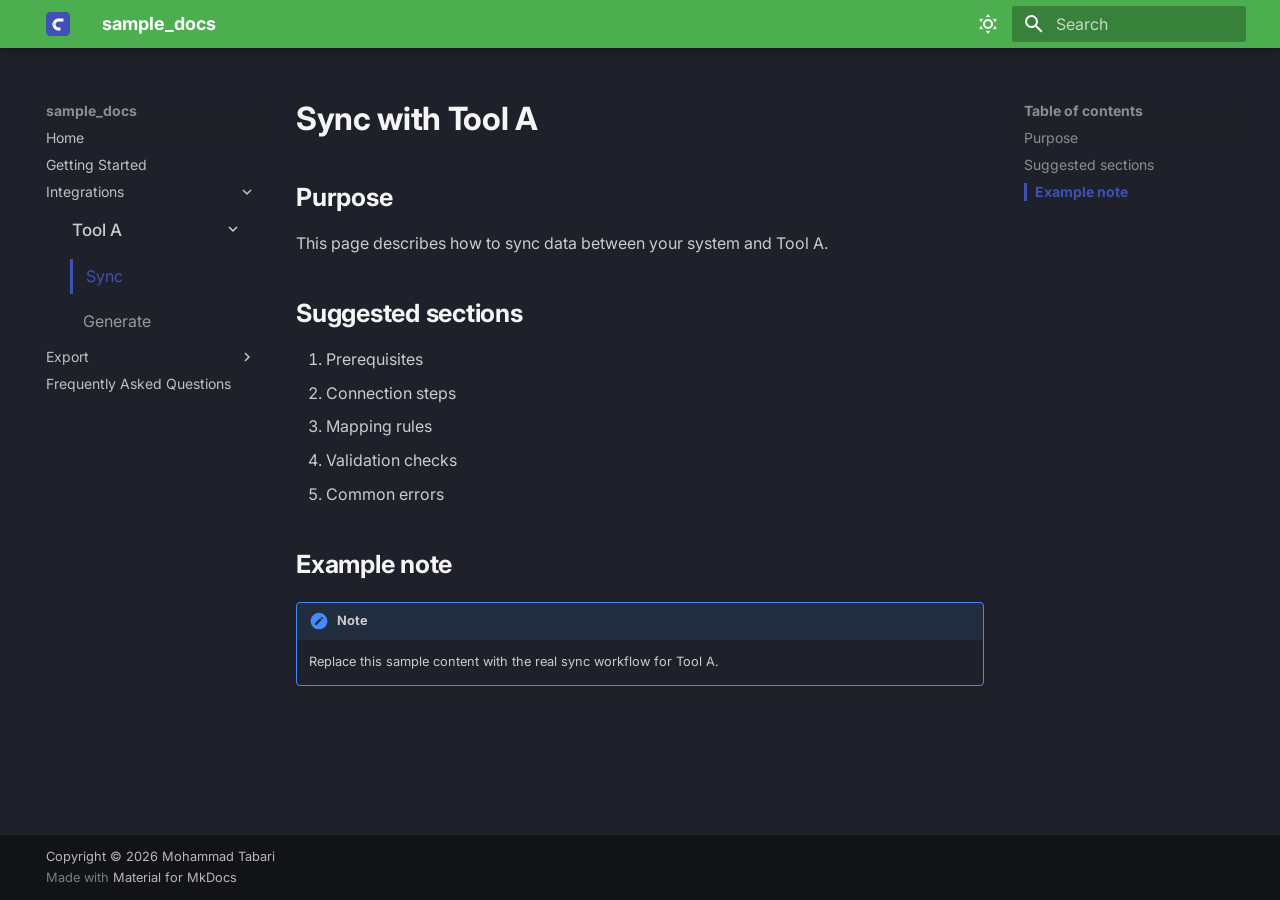
<file: Integrate Sessions with CAD Software/tool_a/sync-index/index.html>
<!doctype html>
<html lang="en" class="no-js">
  <head>
    
      <meta charset="utf-8">
      <meta name="viewport" content="width=device-width,initial-scale=1">
      
        <meta name="description" content="General team documentation template">
      
      
      
        <link rel="canonical" href="https://Mohammad-H93.github.io/sample-docs/Integrate%20Sessions%20with%20CAD%20Software/tool_a/sync-index/">
      
      
        <link rel="prev" href="../">
      
      
        <link rel="next" href="../generate-index/">
      
      
      <link rel="icon" href="../../../assets/favicon.svg">
      <meta name="generator" content="mkdocs-1.6.1, mkdocs-material-9.6.9">
    
    
      
        <title>Sync - sample_docs</title>
      
    
    
      <link rel="stylesheet" href="../../../assets/stylesheets/main.4af4bdda.min.css">
      
        
        <link rel="stylesheet" href="../../../assets/stylesheets/palette.06af60db.min.css">
      
      


    
    
      
    
    
      
        
        
        <link rel="preconnect" href="https://fonts.gstatic.com" crossorigin>
        <link rel="stylesheet" href="https://fonts.googleapis.com/css?family=Inter:300,300i,400,400i,700,700i%7CJetBrains+Mono:400,400i,700,700i&display=fallback">
        <style>:root{--md-text-font:"Inter";--md-code-font:"JetBrains Mono"}</style>
      
    
    
      <link rel="stylesheet" href="../../../stylesheets/extra.css">
    
    <script>__md_scope=new URL("../../..",location),__md_hash=e=>[...e].reduce(((e,_)=>(e<<5)-e+_.charCodeAt(0)),0),__md_get=(e,_=localStorage,t=__md_scope)=>JSON.parse(_.getItem(t.pathname+"."+e)),__md_set=(e,_,t=localStorage,a=__md_scope)=>{try{t.setItem(a.pathname+"."+e,JSON.stringify(_))}catch(e){}}</script>
    
      

    
    
    
  </head>
  
  
    
    
      
    
    
    
    
    <body dir="ltr" data-md-color-scheme="slate" data-md-color-primary="green" data-md-color-accent="deep-purple">
  
    
    <input class="md-toggle" data-md-toggle="drawer" type="checkbox" id="__drawer" autocomplete="off">
    <input class="md-toggle" data-md-toggle="search" type="checkbox" id="__search" autocomplete="off">
    <label class="md-overlay" for="__drawer"></label>
    <div data-md-component="skip">
      
        
        <a href="#sync-with-tool-a" class="md-skip">
          Skip to content
        </a>
      
    </div>
    <div data-md-component="announce">
      
    </div>
    
    
      

  

<header class="md-header md-header--shadow" data-md-component="header">
  <nav class="md-header__inner md-grid" aria-label="Header">
    <a href="../../.." title="sample_docs" class="md-header__button md-logo" aria-label="sample_docs" data-md-component="logo">
      
  <img src="../../../assets/logo.svg" alt="logo">

    </a>
    <label class="md-header__button md-icon" for="__drawer">
      
      <svg xmlns="http://www.w3.org/2000/svg" viewBox="0 0 24 24"><path d="M3 6h18v2H3zm0 5h18v2H3zm0 5h18v2H3z"/></svg>
    </label>
    <div class="md-header__title" data-md-component="header-title">
      <div class="md-header__ellipsis">
        <div class="md-header__topic">
          <span class="md-ellipsis">
            sample_docs
          </span>
        </div>
        <div class="md-header__topic" data-md-component="header-topic">
          <span class="md-ellipsis">
            
              Sync
            
          </span>
        </div>
      </div>
    </div>
    
      
        <form class="md-header__option" data-md-component="palette">
  
    
    
    
    <input class="md-option" data-md-color-media="" data-md-color-scheme="slate" data-md-color-primary="green" data-md-color-accent="deep-purple"  aria-label="Dark mode"  type="radio" name="__palette" id="__palette_0">
    
      <label class="md-header__button md-icon" title="Dark mode" for="__palette_1" hidden>
        <svg xmlns="http://www.w3.org/2000/svg" viewBox="0 0 24 24"><path d="M12 7a5 5 0 0 1 5 5 5 5 0 0 1-5 5 5 5 0 0 1-5-5 5 5 0 0 1 5-5m0 2a3 3 0 0 0-3 3 3 3 0 0 0 3 3 3 3 0 0 0 3-3 3 3 0 0 0-3-3m0-7 2.39 3.42C13.65 5.15 12.84 5 12 5s-1.65.15-2.39.42zM3.34 7l4.16-.35A7.2 7.2 0 0 0 5.94 8.5c-.44.74-.69 1.5-.83 2.29zm.02 10 1.76-3.77a7.131 7.131 0 0 0 2.38 4.14zM20.65 7l-1.77 3.79a7.02 7.02 0 0 0-2.38-4.15zm-.01 10-4.14.36c.59-.51 1.12-1.14 1.54-1.86.42-.73.69-1.5.83-2.29zM12 22l-2.41-3.44c.74.27 1.55.44 2.41.44.82 0 1.63-.17 2.37-.44z"/></svg>
      </label>
    
  
    
    
    
    <input class="md-option" data-md-color-media="" data-md-color-scheme="default" data-md-color-primary="blue" data-md-color-accent="deep-orange"  aria-label="Light mode"  type="radio" name="__palette" id="__palette_1">
    
      <label class="md-header__button md-icon" title="Light mode" for="__palette_0" hidden>
        <svg xmlns="http://www.w3.org/2000/svg" viewBox="0 0 24 24"><path d="m17.75 4.09-2.53 1.94.91 3.06-2.63-1.81-2.63 1.81.91-3.06-2.53-1.94L12.44 4l1.06-3 1.06 3zm3.5 6.91-1.64 1.25.59 1.98-1.7-1.17-1.7 1.17.59-1.98L15.75 11l2.06-.05L18.5 9l.69 1.95zm-2.28 4.95c.83-.08 1.72 1.1 1.19 1.85-.32.45-.66.87-1.08 1.27C15.17 23 8.84 23 4.94 19.07c-3.91-3.9-3.91-10.24 0-14.14.4-.4.82-.76 1.27-1.08.75-.53 1.93.36 1.85 1.19-.27 2.86.69 5.83 2.89 8.02a9.96 9.96 0 0 0 8.02 2.89m-1.64 2.02a12.08 12.08 0 0 1-7.8-3.47c-2.17-2.19-3.33-5-3.49-7.82-2.81 3.14-2.7 7.96.31 10.98 3.02 3.01 7.84 3.12 10.98.31"/></svg>
      </label>
    
  
</form>
      
    
    
      <script>var palette=__md_get("__palette");if(palette&&palette.color){if("(prefers-color-scheme)"===palette.color.media){var media=matchMedia("(prefers-color-scheme: light)"),input=document.querySelector(media.matches?"[data-md-color-media='(prefers-color-scheme: light)']":"[data-md-color-media='(prefers-color-scheme: dark)']");palette.color.media=input.getAttribute("data-md-color-media"),palette.color.scheme=input.getAttribute("data-md-color-scheme"),palette.color.primary=input.getAttribute("data-md-color-primary"),palette.color.accent=input.getAttribute("data-md-color-accent")}for(var[key,value]of Object.entries(palette.color))document.body.setAttribute("data-md-color-"+key,value)}</script>
    
    
    
      <label class="md-header__button md-icon" for="__search">
        
        <svg xmlns="http://www.w3.org/2000/svg" viewBox="0 0 24 24"><path d="M9.5 3A6.5 6.5 0 0 1 16 9.5c0 1.61-.59 3.09-1.56 4.23l.27.27h.79l5 5-1.5 1.5-5-5v-.79l-.27-.27A6.52 6.52 0 0 1 9.5 16 6.5 6.5 0 0 1 3 9.5 6.5 6.5 0 0 1 9.5 3m0 2C7 5 5 7 5 9.5S7 14 9.5 14 14 12 14 9.5 12 5 9.5 5"/></svg>
      </label>
      <div class="md-search" data-md-component="search" role="dialog">
  <label class="md-search__overlay" for="__search"></label>
  <div class="md-search__inner" role="search">
    <form class="md-search__form" name="search">
      <input type="text" class="md-search__input" name="query" aria-label="Search" placeholder="Search" autocapitalize="off" autocorrect="off" autocomplete="off" spellcheck="false" data-md-component="search-query" required>
      <label class="md-search__icon md-icon" for="__search">
        
        <svg xmlns="http://www.w3.org/2000/svg" viewBox="0 0 24 24"><path d="M9.5 3A6.5 6.5 0 0 1 16 9.5c0 1.61-.59 3.09-1.56 4.23l.27.27h.79l5 5-1.5 1.5-5-5v-.79l-.27-.27A6.52 6.52 0 0 1 9.5 16 6.5 6.5 0 0 1 3 9.5 6.5 6.5 0 0 1 9.5 3m0 2C7 5 5 7 5 9.5S7 14 9.5 14 14 12 14 9.5 12 5 9.5 5"/></svg>
        
        <svg xmlns="http://www.w3.org/2000/svg" viewBox="0 0 24 24"><path d="M20 11v2H8l5.5 5.5-1.42 1.42L4.16 12l7.92-7.92L13.5 5.5 8 11z"/></svg>
      </label>
      <nav class="md-search__options" aria-label="Search">
        
        <button type="reset" class="md-search__icon md-icon" title="Clear" aria-label="Clear" tabindex="-1">
          
          <svg xmlns="http://www.w3.org/2000/svg" viewBox="0 0 24 24"><path d="M19 6.41 17.59 5 12 10.59 6.41 5 5 6.41 10.59 12 5 17.59 6.41 19 12 13.41 17.59 19 19 17.59 13.41 12z"/></svg>
        </button>
      </nav>
      
        <div class="md-search__suggest" data-md-component="search-suggest"></div>
      
    </form>
    <div class="md-search__output">
      <div class="md-search__scrollwrap" tabindex="0" data-md-scrollfix>
        <div class="md-search-result" data-md-component="search-result">
          <div class="md-search-result__meta">
            Initializing search
          </div>
          <ol class="md-search-result__list" role="presentation"></ol>
        </div>
      </div>
    </div>
  </div>
</div>
    
    
  </nav>
  
</header>
    
    <div class="md-container" data-md-component="container">
      
      
        
          
        
      
      <main class="md-main" data-md-component="main">
        <div class="md-main__inner md-grid">
          
            
              
              <div class="md-sidebar md-sidebar--primary" data-md-component="sidebar" data-md-type="navigation" >
                <div class="md-sidebar__scrollwrap">
                  <div class="md-sidebar__inner">
                    



<nav class="md-nav md-nav--primary" aria-label="Navigation" data-md-level="0">
  <label class="md-nav__title" for="__drawer">
    <a href="../../.." title="sample_docs" class="md-nav__button md-logo" aria-label="sample_docs" data-md-component="logo">
      
  <img src="../../../assets/logo.svg" alt="logo">

    </a>
    sample_docs
  </label>
  
  <ul class="md-nav__list" data-md-scrollfix>
    
      
      
  
  
  
  
    <li class="md-nav__item">
      <a href="../../.." class="md-nav__link">
        
  
  <span class="md-ellipsis">
    Home
    
  </span>
  

      </a>
    </li>
  

    
      
      
  
  
  
  
    <li class="md-nav__item">
      <a href="../../../sessions/" class="md-nav__link">
        
  
  <span class="md-ellipsis">
    Getting Started
    
  </span>
  

      </a>
    </li>
  

    
      
      
  
  
    
  
  
  
    
    
      
        
          
        
      
        
      
    
    
    
    <li class="md-nav__item md-nav__item--active md-nav__item--nested">
      
        
        
        <input class="md-nav__toggle md-toggle " type="checkbox" id="__nav_3" checked>
        
          
          
          <div class="md-nav__link md-nav__container">
            <a href="../../" class="md-nav__link ">
              
  
  <span class="md-ellipsis">
    Integrations
    
  </span>
  

            </a>
            
              
              <label class="md-nav__link " for="__nav_3" id="__nav_3_label" tabindex="0">
                <span class="md-nav__icon md-icon"></span>
              </label>
            
          </div>
        
        <nav class="md-nav" data-md-level="1" aria-labelledby="__nav_3_label" aria-expanded="true">
          <label class="md-nav__title" for="__nav_3">
            <span class="md-nav__icon md-icon"></span>
            Integrations
          </label>
          <ul class="md-nav__list" data-md-scrollfix>
            
              
            
              
                
  
  
    
  
  
  
    
    
      
        
          
        
      
        
      
        
      
    
    
    
    <li class="md-nav__item md-nav__item--active md-nav__item--nested">
      
        
        
        <input class="md-nav__toggle md-toggle " type="checkbox" id="__nav_3_2" checked>
        
          
          
          <div class="md-nav__link md-nav__container">
            <a href="../" class="md-nav__link ">
              
  
  <span class="md-ellipsis">
    Tool A
    
  </span>
  

            </a>
            
              
              <label class="md-nav__link " for="__nav_3_2" id="__nav_3_2_label" tabindex="0">
                <span class="md-nav__icon md-icon"></span>
              </label>
            
          </div>
        
        <nav class="md-nav" data-md-level="2" aria-labelledby="__nav_3_2_label" aria-expanded="true">
          <label class="md-nav__title" for="__nav_3_2">
            <span class="md-nav__icon md-icon"></span>
            Tool A
          </label>
          <ul class="md-nav__list" data-md-scrollfix>
            
              
            
              
                
  
  
    
  
  
  
    <li class="md-nav__item md-nav__item--active">
      
      <input class="md-nav__toggle md-toggle" type="checkbox" id="__toc">
      
      
        
      
      
        <label class="md-nav__link md-nav__link--active" for="__toc">
          
  
  <span class="md-ellipsis">
    Sync
    
  </span>
  

          <span class="md-nav__icon md-icon"></span>
        </label>
      
      <a href="./" class="md-nav__link md-nav__link--active">
        
  
  <span class="md-ellipsis">
    Sync
    
  </span>
  

      </a>
      
        

<nav class="md-nav md-nav--secondary" aria-label="Table of contents">
  
  
  
    
  
  
    <label class="md-nav__title" for="__toc">
      <span class="md-nav__icon md-icon"></span>
      Table of contents
    </label>
    <ul class="md-nav__list" data-md-component="toc" data-md-scrollfix>
      
        <li class="md-nav__item">
  <a href="#purpose" class="md-nav__link">
    <span class="md-ellipsis">
      Purpose
    </span>
  </a>
  
</li>
      
        <li class="md-nav__item">
  <a href="#suggested-sections" class="md-nav__link">
    <span class="md-ellipsis">
      Suggested sections
    </span>
  </a>
  
</li>
      
        <li class="md-nav__item">
  <a href="#example-note" class="md-nav__link">
    <span class="md-ellipsis">
      Example note
    </span>
  </a>
  
</li>
      
    </ul>
  
</nav>
      
    </li>
  

              
            
              
                
  
  
  
  
    <li class="md-nav__item">
      <a href="../generate-index/" class="md-nav__link">
        
  
  <span class="md-ellipsis">
    Generate
    
  </span>
  

      </a>
    </li>
  

              
            
          </ul>
        </nav>
      
    </li>
  

              
            
          </ul>
        </nav>
      
    </li>
  

    
      
      
  
  
  
  
    
    
      
        
          
        
      
        
      
    
    
    
    <li class="md-nav__item md-nav__item--nested">
      
        
        
        <input class="md-nav__toggle md-toggle " type="checkbox" id="__nav_4" >
        
          
          
          <div class="md-nav__link md-nav__container">
            <a href="../../../export/" class="md-nav__link ">
              
  
  <span class="md-ellipsis">
    Export
    
  </span>
  

            </a>
            
              
              <label class="md-nav__link " for="__nav_4" id="__nav_4_label" tabindex="0">
                <span class="md-nav__icon md-icon"></span>
              </label>
            
          </div>
        
        <nav class="md-nav" data-md-level="1" aria-labelledby="__nav_4_label" aria-expanded="false">
          <label class="md-nav__title" for="__nav_4">
            <span class="md-nav__icon md-icon"></span>
            Export
          </label>
          <ul class="md-nav__list" data-md-scrollfix>
            
              
            
              
                
  
  
  
  
    <li class="md-nav__item">
      <a href="../../../export/dwg-index/" class="md-nav__link">
        
  
  <span class="md-ellipsis">
    PDF Export
    
  </span>
  

      </a>
    </li>
  

              
            
          </ul>
        </nav>
      
    </li>
  

    
      
      
  
  
  
  
    <li class="md-nav__item">
      <a href="../../../frequent-questions/" class="md-nav__link">
        
  
  <span class="md-ellipsis">
    Frequently Asked Questions
    
  </span>
  

      </a>
    </li>
  

    
  </ul>
</nav>
                  </div>
                </div>
              </div>
            
            
              
              <div class="md-sidebar md-sidebar--secondary" data-md-component="sidebar" data-md-type="toc" >
                <div class="md-sidebar__scrollwrap">
                  <div class="md-sidebar__inner">
                    

<nav class="md-nav md-nav--secondary" aria-label="Table of contents">
  
  
  
    
  
  
    <label class="md-nav__title" for="__toc">
      <span class="md-nav__icon md-icon"></span>
      Table of contents
    </label>
    <ul class="md-nav__list" data-md-component="toc" data-md-scrollfix>
      
        <li class="md-nav__item">
  <a href="#purpose" class="md-nav__link">
    <span class="md-ellipsis">
      Purpose
    </span>
  </a>
  
</li>
      
        <li class="md-nav__item">
  <a href="#suggested-sections" class="md-nav__link">
    <span class="md-ellipsis">
      Suggested sections
    </span>
  </a>
  
</li>
      
        <li class="md-nav__item">
  <a href="#example-note" class="md-nav__link">
    <span class="md-ellipsis">
      Example note
    </span>
  </a>
  
</li>
      
    </ul>
  
</nav>
                  </div>
                </div>
              </div>
            
          
          
            <div class="md-content" data-md-component="content">
              <article class="md-content__inner md-typeset">
                
                  



<h1 id="sync-with-tool-a">Sync with Tool A<a class="headerlink" href="#sync-with-tool-a" title="Permanent link">&para;</a></h1>
<h2 id="purpose">Purpose<a class="headerlink" href="#purpose" title="Permanent link">&para;</a></h2>
<p>This page describes how to sync data between your system and Tool A.</p>
<h2 id="suggested-sections">Suggested sections<a class="headerlink" href="#suggested-sections" title="Permanent link">&para;</a></h2>
<ol>
<li>Prerequisites</li>
<li>Connection steps</li>
<li>Mapping rules</li>
<li>Validation checks</li>
<li>Common errors</li>
</ol>
<h2 id="example-note">Example note<a class="headerlink" href="#example-note" title="Permanent link">&para;</a></h2>
<div class="admonition note">
<p class="admonition-title">Note</p>
<p>Replace this sample content with the real sync workflow for Tool A.</p>
</div>












                
              </article>
            </div>
          
          
<script>var target=document.getElementById(location.hash.slice(1));target&&target.name&&(target.checked=target.name.startsWith("__tabbed_"))</script>
        </div>
        
          <button type="button" class="md-top md-icon" data-md-component="top" hidden>
  
  <svg xmlns="http://www.w3.org/2000/svg" viewBox="0 0 24 24"><path d="M13 20h-2V8l-5.5 5.5-1.42-1.42L12 4.16l7.92 7.92-1.42 1.42L13 8z"/></svg>
  Back to top
</button>
        
      </main>
      
        <footer class="md-footer">
  
  <div class="md-footer-meta md-typeset">
    <div class="md-footer-meta__inner md-grid">
      <div class="md-copyright">
  
    <div class="md-copyright__highlight">
      Copyright &copy; 2026 Mohammad Tabari
    </div>
  
  
    Made with
    <a href="https://squidfunk.github.io/mkdocs-material/" target="_blank" rel="noopener">
      Material for MkDocs
    </a>
  
</div>
      
    </div>
  </div>
</footer>
      
    </div>
    <div class="md-dialog" data-md-component="dialog">
      <div class="md-dialog__inner md-typeset"></div>
    </div>
    
    
    <script id="__config" type="application/json">{"base": "../../..", "features": ["navigation.indexes", "navigation.top", "content.code.copy", "search.suggest", "search.highlight"], "search": "../../../assets/javascripts/workers/search.f8cc74c7.min.js", "translations": {"clipboard.copied": "Copied to clipboard", "clipboard.copy": "Copy to clipboard", "search.result.more.one": "1 more on this page", "search.result.more.other": "# more on this page", "search.result.none": "No matching documents", "search.result.one": "1 matching document", "search.result.other": "# matching documents", "search.result.placeholder": "Type to start searching", "search.result.term.missing": "Missing", "select.version": "Select version"}}</script>
    
    
      <script src="../../../assets/javascripts/bundle.c8b220af.min.js"></script>
      
    
  </body>
</html>
</file>
<file: stylesheets/extra.css>
:root {
  --docs-primary: #3f51b5;
  --docs-primary-light: #5c6bc0;
  --docs-black: #111111;
  --docs-gray-dark: #333333;
  --docs-gray: #666666;
  --docs-gray-light: #e0e0e0;
}

body,
.md-typeset,
.md-nav {
  font-family: "Inter", system-ui, -apple-system, BlinkMacSystemFont, sans-serif;
}

.md-nav__item--section > .md-nav__link {
  font-size: 0.95rem;
  font-weight: 700;
  color: var(--docs-black);
  padding: 0.6em 0.8em;
}

.md-nav__item .md-nav__item > .md-nav__link {
  font-size: 0.85rem;
  font-weight: 500;
  color: var(--docs-gray-dark);
  padding: 0.45em 0.8em;
}

.md-nav__item .md-nav__item .md-nav__item > .md-nav__link {
  font-size: 0.8rem;
  font-weight: 400;
  color: var(--docs-gray);
}

.md-nav__link--active {
  color: var(--docs-primary) !important;
  font-weight: 700;
  border-left: 3px solid var(--docs-primary);
  padding-left: 0.6em;
}

.md-nav__link:hover {
  color: var(--docs-primary-light);
}

.md-nav__item--section {
  margin-top: 0.8em;
  padding-top: 0.4em;
  border-top: 1px solid var(--docs-gray-light);
}

.md-typeset h1,
.md-typeset h2,
.md-typeset h3,
.md-typeset h4 {
  font-weight: 700;
  color: var(--docs-black);
}

.md-typeset p,
.md-typeset li {
  font-weight: 400;
  color: var(--docs-gray-dark);
  line-height: 1.6;
}

[data-md-color-scheme="slate"] {
  --docs-black: #f5f5f5;
  --docs-gray-dark: #cccccc;
  --docs-gray: #999999;
  --docs-gray-light: #333333;
}
</file>
<file: assets/stylesheets/main.4af4bdda.min.css>
@charset "UTF-8";html{-webkit-text-size-adjust:none;-moz-text-size-adjust:none;text-size-adjust:none;box-sizing:border-box}*,:after,:before{box-sizing:inherit}@media (prefers-reduced-motion){*,:after,:before{transition:none!important}}body{margin:0}a,button,input,label{-webkit-tap-highlight-color:transparent}a{color:inherit;text-decoration:none}hr{border:0;box-sizing:initial;display:block;height:.05rem;overflow:visible;padding:0}small{font-size:80%}sub,sup{line-height:1em}img{border-style:none}table{border-collapse:initial;border-spacing:0}td,th{font-weight:400;vertical-align:top}button{background:#0000;border:0;font-family:inherit;font-size:inherit;margin:0;padding:0}input{border:0;outline:none}:root{--md-primary-fg-color:#4051b5;--md-primary-fg-color--light:#5d6cc0;--md-primary-fg-color--dark:#303fa1;--md-primary-bg-color:#fff;--md-primary-bg-color--light:#ffffffb3;--md-accent-fg-color:#526cfe;--md-accent-fg-color--transparent:#526cfe1a;--md-accent-bg-color:#fff;--md-accent-bg-color--light:#ffffffb3}[data-md-color-scheme=default]{color-scheme:light}[data-md-color-scheme=default] img[src$="#gh-dark-mode-only"],[data-md-color-scheme=default] img[src$="#only-dark"]{display:none}:root,[data-md-color-scheme=default]{--md-hue:225deg;--md-default-fg-color:#000000de;--md-default-fg-color--light:#0000008a;--md-default-fg-color--lighter:#00000052;--md-default-fg-color--lightest:#00000012;--md-default-bg-color:#fff;--md-default-bg-color--light:#ffffffb3;--md-default-bg-color--lighter:#ffffff4d;--md-default-bg-color--lightest:#ffffff1f;--md-code-fg-color:#36464e;--md-code-bg-color:#f5f5f5;--md-code-hl-color:#4287ff;--md-code-hl-color--light:#4287ff1a;--md-code-hl-number-color:#d52a2a;--md-code-hl-special-color:#db1457;--md-code-hl-function-color:#a846b9;--md-code-hl-constant-color:#6e59d9;--md-code-hl-keyword-color:#3f6ec6;--md-code-hl-string-color:#1c7d4d;--md-code-hl-name-color:var(--md-code-fg-color);--md-code-hl-operator-color:var(--md-default-fg-color--light);--md-code-hl-punctuation-color:var(--md-default-fg-color--light);--md-code-hl-comment-color:var(--md-default-fg-color--light);--md-code-hl-generic-color:var(--md-default-fg-color--light);--md-code-hl-variable-color:var(--md-default-fg-color--light);--md-typeset-color:var(--md-default-fg-color);--md-typeset-a-color:var(--md-primary-fg-color);--md-typeset-del-color:#f5503d26;--md-typeset-ins-color:#0bd57026;--md-typeset-kbd-color:#fafafa;--md-typeset-kbd-accent-color:#fff;--md-typeset-kbd-border-color:#b8b8b8;--md-typeset-mark-color:#ffff0080;--md-typeset-table-color:#0000001f;--md-typeset-table-color--light:rgba(0,0,0,.035);--md-admonition-fg-color:var(--md-default-fg-color);--md-admonition-bg-color:var(--md-default-bg-color);--md-warning-fg-color:#000000de;--md-warning-bg-color:#ff9;--md-footer-fg-color:#fff;--md-footer-fg-color--light:#ffffffb3;--md-footer-fg-color--lighter:#ffffff73;--md-footer-bg-color:#000000de;--md-footer-bg-color--dark:#00000052;--md-shadow-z1:0 0.2rem 0.5rem #0000000d,0 0 0.05rem #0000001a;--md-shadow-z2:0 0.2rem 0.5rem #0000001a,0 0 0.05rem #00000040;--md-shadow-z3:0 0.2rem 0.5rem #0003,0 0 0.05rem #00000059}.md-icon svg{fill:currentcolor;display:block;height:1.2rem;width:1.2rem}body{-webkit-font-smoothing:antialiased;-moz-osx-font-smoothing:grayscale;--md-text-font-family:var(--md-text-font,_),-apple-system,BlinkMacSystemFont,Helvetica,Arial,sans-serif;--md-code-font-family:var(--md-code-font,_),SFMono-Regular,Consolas,Menlo,monospace}aside,body,input{font-feature-settings:"kern","liga";color:var(--md-typeset-color);font-family:var(--md-text-font-family)}code,kbd,pre{font-feature-settings:"kern";font-family:var(--md-code-font-family)}:root{--md-typeset-table-sort-icon:url('data:image/svg+xml;charset=utf-8,<svg xmlns="http://www.w3.org/2000/svg" viewBox="0 0 24 24"><path d="m18 21-4-4h3V7h-3l4-4 4 4h-3v10h3M2 19v-2h10v2M2 13v-2h7v2M2 7V5h4v2z"/></svg>');--md-typeset-table-sort-icon--asc:url('data:image/svg+xml;charset=utf-8,<svg xmlns="http://www.w3.org/2000/svg" viewBox="0 0 24 24"><path d="M19 17h3l-4 4-4-4h3V3h2M2 17h10v2H2M6 5v2H2V5m0 6h7v2H2z"/></svg>');--md-typeset-table-sort-icon--desc:url('data:image/svg+xml;charset=utf-8,<svg xmlns="http://www.w3.org/2000/svg" viewBox="0 0 24 24"><path d="M19 7h3l-4-4-4 4h3v14h2M2 17h10v2H2M6 5v2H2V5m0 6h7v2H2z"/></svg>')}.md-typeset{-webkit-print-color-adjust:exact;color-adjust:exact;font-size:.8rem;line-height:1.6;overflow-wrap:break-word}@media print{.md-typeset{font-size:.68rem}}.md-typeset blockquote,.md-typeset dl,.md-typeset figure,.md-typeset ol,.md-typeset pre,.md-typeset ul{margin-bottom:1em;margin-top:1em}.md-typeset h1{color:var(--md-default-fg-color--light);font-size:2em;line-height:1.3;margin:0 0 1.25em}.md-typeset h1,.md-typeset h2{font-weight:300;letter-spacing:-.01em}.md-typeset h2{font-size:1.5625em;line-height:1.4;margin:1.6em 0 .64em}.md-typeset h3{font-size:1.25em;font-weight:400;letter-spacing:-.01em;line-height:1.5;margin:1.6em 0 .8em}.md-typeset h2+h3{margin-top:.8em}.md-typeset h4{font-weight:700;letter-spacing:-.01em;margin:1em 0}.md-typeset h5,.md-typeset h6{color:var(--md-default-fg-color--light);font-size:.8em;font-weight:700;letter-spacing:-.01em;margin:1.25em 0}.md-typeset h5{text-transform:uppercase}.md-typeset h5 code{text-transform:none}.md-typeset hr{border-bottom:.05rem solid var(--md-default-fg-color--lightest);display:flow-root;margin:1.5em 0}.md-typeset a{color:var(--md-typeset-a-color);word-break:break-word}.md-typeset a,.md-typeset a:before{transition:color 125ms}.md-typeset a:focus,.md-typeset a:hover{color:var(--md-accent-fg-color)}.md-typeset a:focus code,.md-typeset a:hover code{background-color:var(--md-accent-fg-color--transparent)}.md-typeset a code{color:currentcolor;transition:background-color 125ms}.md-typeset a.focus-visible{outline-color:var(--md-accent-fg-color);outline-offset:.2rem}.md-typeset code,.md-typeset kbd,.md-typeset pre{color:var(--md-code-fg-color);direction:ltr;font-variant-ligatures:none}@media print{.md-typeset code,.md-typeset kbd,.md-typeset pre{white-space:pre-wrap}}.md-typeset code{background-color:var(--md-code-bg-color);border-radius:.1rem;-webkit-box-decoration-break:clone;box-decoration-break:clone;font-size:.85em;padding:0 .2941176471em;word-break:break-word}.md-typeset code:not(.focus-visible){-webkit-tap-highlight-color:transparent;outline:none}.md-typeset pre{display:flow-root;line-height:1.4;position:relative}.md-typeset pre>code{-webkit-box-decoration-break:slice;box-decoration-break:slice;box-shadow:none;display:block;margin:0;outline-color:var(--md-accent-fg-color);overflow:auto;padding:.7720588235em 1.1764705882em;scrollbar-color:var(--md-default-fg-color--lighter) #0000;scrollbar-width:thin;touch-action:auto;word-break:normal}.md-typeset pre>code:hover{scrollbar-color:var(--md-accent-fg-color) #0000}.md-typeset pre>code::-webkit-scrollbar{height:.2rem;width:.2rem}.md-typeset pre>code::-webkit-scrollbar-thumb{background-color:var(--md-default-fg-color--lighter)}.md-typeset pre>code::-webkit-scrollbar-thumb:hover{background-color:var(--md-accent-fg-color)}.md-typeset kbd{background-color:var(--md-typeset-kbd-color);border-radius:.1rem;box-shadow:0 .1rem 0 .05rem var(--md-typeset-kbd-border-color),0 .1rem 0 var(--md-typeset-kbd-border-color),0 -.1rem .2rem var(--md-typeset-kbd-accent-color) inset;color:var(--md-default-fg-color);display:inline-block;font-size:.75em;padding:0 .6666666667em;vertical-align:text-top;word-break:break-word}.md-typeset mark{background-color:var(--md-typeset-mark-color);-webkit-box-decoration-break:clone;box-decoration-break:clone;color:inherit;word-break:break-word}.md-typeset abbr{border-bottom:.05rem dotted var(--md-default-fg-color--light);cursor:help;text-decoration:none}.md-typeset small{opacity:.75}[dir=ltr] .md-typeset sub,[dir=ltr] .md-typeset sup{margin-left:.078125em}[dir=rtl] .md-typeset sub,[dir=rtl] .md-typeset sup{margin-right:.078125em}[dir=ltr] .md-typeset blockquote{padding-left:.6rem}[dir=rtl] .md-typeset blockquote{padding-right:.6rem}[dir=ltr] .md-typeset blockquote{border-left:.2rem solid var(--md-default-fg-color--lighter)}[dir=rtl] .md-typeset blockquote{border-right:.2rem solid var(--md-default-fg-color--lighter)}.md-typeset blockquote{color:var(--md-default-fg-color--light);margin-left:0;margin-right:0}.md-typeset ul{list-style-type:disc}.md-typeset ul[type]{list-style-type:revert-layer}[dir=ltr] .md-typeset ol,[dir=ltr] .md-typeset ul{margin-left:.625em}[dir=rtl] .md-typeset ol,[dir=rtl] .md-typeset ul{margin-right:.625em}.md-typeset ol,.md-typeset ul{padding:0}.md-typeset ol:not([hidden]),.md-typeset ul:not([hidden]){display:flow-root}.md-typeset ol ol,.md-typeset ul ol{list-style-type:lower-alpha}.md-typeset ol ol ol,.md-typeset ul ol ol{list-style-type:lower-roman}.md-typeset ol ol ol ol,.md-typeset ul ol ol ol{list-style-type:upper-alpha}.md-typeset ol ol ol ol ol,.md-typeset ul ol ol ol ol{list-style-type:upper-roman}.md-typeset ol[type],.md-typeset ul[type]{list-style-type:revert-layer}[dir=ltr] .md-typeset ol li,[dir=ltr] .md-typeset ul li{margin-left:1.25em}[dir=rtl] .md-typeset ol li,[dir=rtl] .md-typeset ul li{margin-right:1.25em}.md-typeset ol li,.md-typeset ul li{margin-bottom:.5em}.md-typeset ol li blockquote,.md-typeset ol li p,.md-typeset ul li blockquote,.md-typeset ul li p{margin:.5em 0}.md-typeset ol li:last-child,.md-typeset ul li:last-child{margin-bottom:0}[dir=ltr] .md-typeset ol li ol,[dir=ltr] .md-typeset ol li ul,[dir=ltr] .md-typeset ul li ol,[dir=ltr] .md-typeset ul li ul{margin-left:.625em}[dir=rtl] .md-typeset ol li ol,[dir=rtl] .md-typeset ol li ul,[dir=rtl] .md-typeset ul li ol,[dir=rtl] .md-typeset ul li ul{margin-right:.625em}.md-typeset ol li ol,.md-typeset ol li ul,.md-typeset ul li ol,.md-typeset ul li ul{margin-bottom:.5em;margin-top:.5em}[dir=ltr] .md-typeset dd{margin-left:1.875em}[dir=rtl] .md-typeset dd{margin-right:1.875em}.md-typeset dd{margin-bottom:1.5em;margin-top:1em}.md-typeset img,.md-typeset svg,.md-typeset video{height:auto;max-width:100%}.md-typeset img[align=left]{margin:1em 1em 1em 0}.md-typeset img[align=right]{margin:1em 0 1em 1em}.md-typeset img[align]:only-child{margin-top:0}.md-typeset figure{display:flow-root;margin:1em auto;max-width:100%;text-align:center;width:-moz-fit-content;width:fit-content}.md-typeset figure img{display:block;margin:0 auto}.md-typeset figcaption{font-style:italic;margin:1em auto;max-width:24rem}.md-typeset iframe{max-width:100%}.md-typeset table:not([class]){background-color:var(--md-default-bg-color);border:.05rem solid var(--md-typeset-table-color);border-radius:.1rem;display:inline-block;font-size:.64rem;max-width:100%;overflow:auto;touch-action:auto}@media print{.md-typeset table:not([class]){display:table}}.md-typeset table:not([class])+*{margin-top:1.5em}.md-typeset table:not([class]) td>:first-child,.md-typeset table:not([class]) th>:first-child{margin-top:0}.md-typeset table:not([class]) td>:last-child,.md-typeset table:not([class]) th>:last-child{margin-bottom:0}.md-typeset table:not([class]) td:not([align]),.md-typeset table:not([class]) th:not([align]){text-align:left}[dir=rtl] .md-typeset table:not([class]) td:not([align]),[dir=rtl] .md-typeset table:not([class]) th:not([align]){text-align:right}.md-typeset table:not([class]) th{font-weight:700;min-width:5rem;padding:.9375em 1.25em;vertical-align:top}.md-typeset table:not([class]) td{border-top:.05rem solid var(--md-typeset-table-color);padding:.9375em 1.25em;vertical-align:top}.md-typeset table:not([class]) tbody tr{transition:background-color 125ms}.md-typeset table:not([class]) tbody tr:hover{background-color:var(--md-typeset-table-color--light);box-shadow:0 .05rem 0 var(--md-default-bg-color) inset}.md-typeset table:not([class]) a{word-break:normal}.md-typeset table th[role=columnheader]{cursor:pointer}[dir=ltr] .md-typeset table th[role=columnheader]:after{margin-left:.5em}[dir=rtl] .md-typeset table th[role=columnheader]:after{margin-right:.5em}.md-typeset table th[role=columnheader]:after{content:"";display:inline-block;height:1.2em;-webkit-mask-image:var(--md-typeset-table-sort-icon);mask-image:var(--md-typeset-table-sort-icon);-webkit-mask-repeat:no-repeat;mask-repeat:no-repeat;-webkit-mask-size:contain;mask-size:contain;transition:background-color 125ms;vertical-align:text-bottom;width:1.2em}.md-typeset table th[role=columnheader]:hover:after{background-color:var(--md-default-fg-color--lighter)}.md-typeset table th[role=columnheader][aria-sort=ascending]:after{background-color:var(--md-default-fg-color--light);-webkit-mask-image:var(--md-typeset-table-sort-icon--asc);mask-image:var(--md-typeset-table-sort-icon--asc)}.md-typeset table th[role=columnheader][aria-sort=descending]:after{background-color:var(--md-default-fg-color--light);-webkit-mask-image:var(--md-typeset-table-sort-icon--desc);mask-image:var(--md-typeset-table-sort-icon--desc)}.md-typeset__scrollwrap{margin:1em -.8rem;overflow-x:auto;touch-action:auto}.md-typeset__table{display:inline-block;margin-bottom:.5em;padding:0 .8rem}@media print{.md-typeset__table{display:block}}html .md-typeset__table table{display:table;margin:0;overflow:hidden;width:100%}@media screen and (max-width:44.984375em){.md-content__inner>pre{margin:1em -.8rem}.md-content__inner>pre code{border-radius:0}}.md-typeset .md-author{border-radius:100%;display:block;flex-shrink:0;height:1.6rem;overflow:hidden;position:relative;transition:color 125ms,transform 125ms;width:1.6rem}.md-typeset .md-author img{display:block}.md-typeset .md-author--more{background:var(--md-default-fg-color--lightest);color:var(--md-default-fg-color--lighter);font-size:.6rem;font-weight:700;line-height:1.6rem;text-align:center}.md-typeset .md-author--long{height:2.4rem;width:2.4rem}.md-typeset a.md-author{transform:scale(1)}.md-typeset a.md-author img{border-radius:100%;filter:grayscale(100%) opacity(75%);transition:filter 125ms}.md-typeset a.md-author:focus,.md-typeset a.md-author:hover{transform:scale(1.1);z-index:1}.md-typeset a.md-author:focus img,.md-typeset a.md-author:hover img{filter:grayscale(0)}.md-banner{background-color:var(--md-footer-bg-color);color:var(--md-footer-fg-color);overflow:auto}@media print{.md-banner{display:none}}.md-banner--warning{background-color:var(--md-warning-bg-color);color:var(--md-warning-fg-color)}.md-banner__inner{font-size:.7rem;margin:.6rem auto;padding:0 .8rem}[dir=ltr] .md-banner__button{float:right}[dir=rtl] .md-banner__button{float:left}.md-banner__button{color:inherit;cursor:pointer;transition:opacity .25s}.no-js .md-banner__button{display:none}.md-banner__button:hover{opacity:.7}html{font-size:125%;height:100%;overflow-x:hidden}@media screen and (min-width:100em){html{font-size:137.5%}}@media screen and (min-width:125em){html{font-size:150%}}body{background-color:var(--md-default-bg-color);display:flex;flex-direction:column;font-size:.5rem;min-height:100%;position:relative;width:100%}@media print{body{display:block}}@media screen and (max-width:59.984375em){body[data-md-scrolllock]{position:fixed}}.md-grid{margin-left:auto;margin-right:auto;max-width:61rem}.md-container{display:flex;flex-direction:column;flex-grow:1}@media print{.md-container{display:block}}.md-main{flex-grow:1}.md-main__inner{display:flex;height:100%;margin-top:1.5rem}.md-ellipsis{overflow:hidden;text-overflow:ellipsis}.md-toggle{display:none}.md-option{height:0;opacity:0;position:absolute;width:0}.md-option:checked+label:not([hidden]){display:block}.md-option.focus-visible+label{outline-color:var(--md-accent-fg-color);outline-style:auto}.md-skip{background-color:var(--md-default-fg-color);border-radius:.1rem;color:var(--md-default-bg-color);font-size:.64rem;margin:.5rem;opacity:0;outline-color:var(--md-accent-fg-color);padding:.3rem .5rem;position:fixed;transform:translateY(.4rem);z-index:-1}.md-skip:focus{opacity:1;transform:translateY(0);transition:transform .25s cubic-bezier(.4,0,.2,1),opacity 175ms 75ms;z-index:10}@page{margin:25mm}:root{--md-clipboard-icon:url('data:image/svg+xml;charset=utf-8,<svg xmlns="http://www.w3.org/2000/svg" viewBox="0 0 24 24"><path d="M19 21H8V7h11m0-2H8a2 2 0 0 0-2 2v14a2 2 0 0 0 2 2h11a2 2 0 0 0 2-2V7a2 2 0 0 0-2-2m-3-4H4a2 2 0 0 0-2 2v14h2V3h12z"/></svg>')}.md-clipboard{border-radius:.1rem;color:var(--md-default-fg-color--lightest);cursor:pointer;height:1.5em;outline-color:var(--md-accent-fg-color);outline-offset:.1rem;position:absolute;right:.5em;top:.5em;transition:color .25s;width:1.5em;z-index:1}@media print{.md-clipboard{display:none}}.md-clipboard:not(.focus-visible){-webkit-tap-highlight-color:transparent;outline:none}:hover>.md-clipboard{color:var(--md-default-fg-color--light)}.md-clipboard:focus,.md-clipboard:hover{color:var(--md-accent-fg-color)}.md-clipboard:after{background-color:currentcolor;content:"";display:block;height:1.125em;margin:0 auto;-webkit-mask-image:var(--md-clipboard-icon);mask-image:var(--md-clipboard-icon);-webkit-mask-position:center;mask-position:center;-webkit-mask-repeat:no-repeat;mask-repeat:no-repeat;-webkit-mask-size:contain;mask-size:contain;width:1.125em}.md-clipboard--inline{cursor:pointer}.md-clipboard--inline code{transition:color .25s,background-color .25s}.md-clipboard--inline:focus code,.md-clipboard--inline:hover code{background-color:var(--md-accent-fg-color--transparent);color:var(--md-accent-fg-color)}.md-typeset .md-code__content{display:grid}@keyframes consent{0%{opacity:0;transform:translateY(100%)}to{opacity:1;transform:translateY(0)}}@keyframes overlay{0%{opacity:0}to{opacity:1}}.md-consent__overlay{animation:overlay .25s both;-webkit-backdrop-filter:blur(.1rem);backdrop-filter:blur(.1rem);background-color:#0000008a;height:100%;opacity:1;position:fixed;top:0;width:100%;z-index:5}.md-consent__inner{animation:consent .5s cubic-bezier(.1,.7,.1,1) both;background-color:var(--md-default-bg-color);border:0;border-radius:.1rem;bottom:0;box-shadow:0 0 .2rem #0000001a,0 .2rem .4rem #0003;max-height:100%;overflow:auto;padding:0;position:fixed;width:100%;z-index:5}.md-consent__form{padding:.8rem}.md-consent__settings{display:none;margin:1em 0}input:checked+.md-consent__settings{display:block}.md-consent__controls{margin-bottom:.8rem}.md-typeset .md-consent__controls .md-button{display:inline}@media screen and (max-width:44.984375em){.md-typeset .md-consent__controls .md-button{display:block;margin-top:.4rem;text-align:center;width:100%}}.md-consent label{cursor:pointer}.md-content{flex-grow:1;min-width:0}.md-content__inner{margin:0 .8rem 1.2rem;padding-top:.6rem}@media screen and (min-width:76.25em){[dir=ltr] .md-sidebar--primary:not([hidden])~.md-content>.md-content__inner{margin-left:1.2rem}[dir=ltr] .md-sidebar--secondary:not([hidden])~.md-content>.md-content__inner,[dir=rtl] .md-sidebar--primary:not([hidden])~.md-content>.md-content__inner{margin-right:1.2rem}[dir=rtl] .md-sidebar--secondary:not([hidden])~.md-content>.md-content__inner{margin-left:1.2rem}}.md-content__inner:before{content:"";display:block;height:.4rem}.md-content__inner>:last-child{margin-bottom:0}[dir=ltr] .md-content__button{float:right}[dir=rtl] .md-content__button{float:left}[dir=ltr] .md-content__button{margin-left:.4rem}[dir=rtl] .md-content__button{margin-right:.4rem}.md-content__button{margin:.4rem 0;padding:0}@media print{.md-content__button{display:none}}.md-typeset .md-content__button{color:var(--md-default-fg-color--lighter)}.md-content__button svg{display:inline;vertical-align:top}[dir=rtl] .md-content__button svg{transform:scaleX(-1)}[dir=ltr] .md-dialog{right:.8rem}[dir=rtl] .md-dialog{left:.8rem}.md-dialog{background-color:var(--md-default-fg-color);border-radius:.1rem;bottom:.8rem;box-shadow:var(--md-shadow-z3);min-width:11.1rem;opacity:0;padding:.4rem .6rem;pointer-events:none;position:fixed;transform:translateY(100%);transition:transform 0ms .4s,opacity .4s;z-index:4}@media print{.md-dialog{display:none}}.md-dialog--active{opacity:1;pointer-events:auto;transform:translateY(0);transition:transform .4s cubic-bezier(.075,.85,.175,1),opacity .4s}.md-dialog__inner{color:var(--md-default-bg-color);font-size:.7rem}.md-feedback{margin:2em 0 1em;text-align:center}.md-feedback fieldset{border:none;margin:0;padding:0}.md-feedback__title{font-weight:700;margin:1em auto}.md-feedback__inner{position:relative}.md-feedback__list{display:flex;flex-wrap:wrap;place-content:baseline center;position:relative}.md-feedback__list:hover .md-icon:not(:disabled){color:var(--md-default-fg-color--lighter)}:disabled .md-feedback__list{min-height:1.8rem}.md-feedback__icon{color:var(--md-default-fg-color--light);cursor:pointer;flex-shrink:0;margin:0 .1rem;transition:color 125ms}.md-feedback__icon:not(:disabled).md-icon:hover{color:var(--md-accent-fg-color)}.md-feedback__icon:disabled{color:var(--md-default-fg-color--lightest);pointer-events:none}.md-feedback__note{opacity:0;position:relative;transform:translateY(.4rem);transition:transform .4s cubic-bezier(.1,.7,.1,1),opacity .15s}.md-feedback__note>*{margin:0 auto;max-width:16rem}:disabled .md-feedback__note{opacity:1;transform:translateY(0)}@media print{.md-feedback{display:none}}.md-footer{background-color:var(--md-footer-bg-color);color:var(--md-footer-fg-color)}@media print{.md-footer{display:none}}.md-footer__inner{justify-content:space-between;overflow:auto;padding:.2rem}.md-footer__inner:not([hidden]){display:flex}.md-footer__link{align-items:end;display:flex;flex-grow:0.01;margin-bottom:.4rem;margin-top:1rem;max-width:100%;outline-color:var(--md-accent-fg-color);overflow:hidden;transition:opacity .25s}.md-footer__link:focus,.md-footer__link:hover{opacity:.7}[dir=rtl] .md-footer__link svg{transform:scaleX(-1)}@media screen and (max-width:44.984375em){.md-footer__link--prev{flex-shrink:0}.md-footer__link--prev .md-footer__title{display:none}}[dir=ltr] .md-footer__link--next{margin-left:auto}[dir=rtl] .md-footer__link--next{margin-right:auto}.md-footer__link--next{text-align:right}[dir=rtl] .md-footer__link--next{text-align:left}.md-footer__title{flex-grow:1;font-size:.9rem;margin-bottom:.7rem;max-width:calc(100% - 2.4rem);padding:0 1rem;white-space:nowrap}.md-footer__button{margin:.2rem;padding:.4rem}.md-footer__direction{font-size:.64rem;opacity:.7}.md-footer-meta{background-color:var(--md-footer-bg-color--dark)}.md-footer-meta__inner{display:flex;flex-wrap:wrap;justify-content:space-between;padding:.2rem}html .md-footer-meta.md-typeset a{color:var(--md-footer-fg-color--light)}html .md-footer-meta.md-typeset a:focus,html .md-footer-meta.md-typeset a:hover{color:var(--md-footer-fg-color)}.md-copyright{color:var(--md-footer-fg-color--lighter);font-size:.64rem;margin:auto .6rem;padding:.4rem 0;width:100%}@media screen and (min-width:45em){.md-copyright{width:auto}}.md-copyright__highlight{color:var(--md-footer-fg-color--light)}.md-social{display:inline-flex;gap:.2rem;margin:0 .4rem;padding:.2rem 0 .6rem}@media screen and (min-width:45em){.md-social{padding:.6rem 0}}.md-social__link{display:inline-block;height:1.6rem;text-align:center;width:1.6rem}.md-social__link:before{line-height:1.9}.md-social__link svg{fill:currentcolor;max-height:.8rem;vertical-align:-25%}.md-typeset .md-button{border:.1rem solid;border-radius:.1rem;color:var(--md-primary-fg-color);cursor:pointer;display:inline-block;font-weight:700;padding:.625em 2em;transition:color 125ms,background-color 125ms,border-color 125ms}.md-typeset .md-button--primary{background-color:var(--md-primary-fg-color);border-color:var(--md-primary-fg-color);color:var(--md-primary-bg-color)}.md-typeset .md-button:focus,.md-typeset .md-button:hover{background-color:var(--md-accent-fg-color);border-color:var(--md-accent-fg-color);color:var(--md-accent-bg-color)}[dir=ltr] .md-typeset .md-input{border-top-left-radius:.1rem}[dir=ltr] .md-typeset .md-input,[dir=rtl] .md-typeset .md-input{border-top-right-radius:.1rem}[dir=rtl] .md-typeset .md-input{border-top-left-radius:.1rem}.md-typeset .md-input{border-bottom:.1rem solid var(--md-default-fg-color--lighter);box-shadow:var(--md-shadow-z1);font-size:.8rem;height:1.8rem;padding:0 .6rem;transition:border .25s,box-shadow .25s}.md-typeset .md-input:focus,.md-typeset .md-input:hover{border-bottom-color:var(--md-accent-fg-color);box-shadow:var(--md-shadow-z2)}.md-typeset .md-input--stretch{width:100%}.md-header{background-color:var(--md-primary-fg-color);box-shadow:0 0 .2rem #0000,0 .2rem .4rem #0000;color:var(--md-primary-bg-color);display:block;left:0;position:sticky;right:0;top:0;z-index:4}@media print{.md-header{display:none}}.md-header[hidden]{transform:translateY(-100%);transition:transform .25s cubic-bezier(.8,0,.6,1),box-shadow .25s}.md-header--shadow{box-shadow:0 0 .2rem #0000001a,0 .2rem .4rem #0003;transition:transform .25s cubic-bezier(.1,.7,.1,1),box-shadow .25s}.md-header__inner{align-items:center;display:flex;padding:0 .2rem}.md-header__button{color:currentcolor;cursor:pointer;margin:.2rem;outline-color:var(--md-accent-fg-color);padding:.4rem;position:relative;transition:opacity .25s;vertical-align:middle;z-index:1}.md-header__button:hover{opacity:.7}.md-header__button:not([hidden]){display:inline-block}.md-header__button:not(.focus-visible){-webkit-tap-highlight-color:transparent;outline:none}.md-header__button.md-logo{margin:.2rem;padding:.4rem}@media screen and (max-width:76.234375em){.md-header__button.md-logo{display:none}}.md-header__button.md-logo img,.md-header__button.md-logo svg{fill:currentcolor;display:block;height:1.2rem;width:auto}@media screen and (min-width:60em){.md-header__button[for=__search]{display:none}}.no-js .md-header__button[for=__search]{display:none}[dir=rtl] .md-header__button[for=__search] svg{transform:scaleX(-1)}@media screen and (min-width:76.25em){.md-header__button[for=__drawer]{display:none}}.md-header__topic{display:flex;max-width:100%;position:absolute;transition:transform .4s cubic-bezier(.1,.7,.1,1),opacity .15s;white-space:nowrap}.md-header__topic+.md-header__topic{opacity:0;pointer-events:none;transform:translateX(1.25rem);transition:transform .4s cubic-bezier(1,.7,.1,.1),opacity .15s;z-index:-1}[dir=rtl] .md-header__topic+.md-header__topic{transform:translateX(-1.25rem)}.md-header__topic:first-child{font-weight:700}[dir=ltr] .md-header__title{margin-left:1rem;margin-right:.4rem}[dir=rtl] .md-header__title{margin-left:.4rem;margin-right:1rem}.md-header__title{flex-grow:1;font-size:.9rem;height:2.4rem;line-height:2.4rem}.md-header__title--active .md-header__topic{opacity:0;pointer-events:none;transform:translateX(-1.25rem);transition:transform .4s cubic-bezier(1,.7,.1,.1),opacity .15s;z-index:-1}[dir=rtl] .md-header__title--active .md-header__topic{transform:translateX(1.25rem)}.md-header__title--active .md-header__topic+.md-header__topic{opacity:1;pointer-events:auto;transform:translateX(0);transition:transform .4s cubic-bezier(.1,.7,.1,1),opacity .15s;z-index:0}.md-header__title>.md-header__ellipsis{height:100%;position:relative;width:100%}.md-header__option{display:flex;flex-shrink:0;max-width:100%;transition:max-width 0ms .25s,opacity .25s .25s;white-space:nowrap}[data-md-toggle=search]:checked~.md-header .md-header__option{max-width:0;opacity:0;transition:max-width 0ms,opacity 0ms}.md-header__option>input{bottom:0}.md-header__source{display:none}@media screen and (min-width:60em){[dir=ltr] .md-header__source{margin-left:1rem}[dir=rtl] .md-header__source{margin-right:1rem}.md-header__source{display:block;max-width:11.7rem;width:11.7rem}}@media screen and (min-width:76.25em){[dir=ltr] .md-header__source{margin-left:1.4rem}[dir=rtl] .md-header__source{margin-right:1.4rem}}.md-meta{color:var(--md-default-fg-color--light);font-size:.7rem;line-height:1.3}.md-meta__list{display:inline-flex;flex-wrap:wrap;list-style:none;margin:0;padding:0}.md-meta__item:not(:last-child):after{content:"·";margin-left:.2rem;margin-right:.2rem}.md-meta__link{color:var(--md-typeset-a-color)}.md-meta__link:focus,.md-meta__link:hover{color:var(--md-accent-fg-color)}.md-draft{background-color:#ff1744;border-radius:.125em;color:#fff;display:inline-block;font-weight:700;padding-left:.5714285714em;padding-right:.5714285714em}:root{--md-nav-icon--prev:url('data:image/svg+xml;charset=utf-8,<svg xmlns="http://www.w3.org/2000/svg" viewBox="0 0 24 24"><path d="M20 11v2H8l5.5 5.5-1.42 1.42L4.16 12l7.92-7.92L13.5 5.5 8 11z"/></svg>');--md-nav-icon--next:url('data:image/svg+xml;charset=utf-8,<svg xmlns="http://www.w3.org/2000/svg" viewBox="0 0 24 24"><path d="M8.59 16.58 13.17 12 8.59 7.41 10 6l6 6-6 6z"/></svg>');--md-toc-icon:url('data:image/svg+xml;charset=utf-8,<svg xmlns="http://www.w3.org/2000/svg" viewBox="0 0 24 24"><path d="M3 9h14V7H3zm0 4h14v-2H3zm0 4h14v-2H3zm16 0h2v-2h-2zm0-10v2h2V7zm0 6h2v-2h-2z"/></svg>')}.md-nav{font-size:.7rem;line-height:1.3}.md-nav__title{color:var(--md-default-fg-color--light);display:block;font-weight:700;overflow:hidden;padding:0 .6rem;text-overflow:ellipsis}.md-nav__title .md-nav__button{display:none}.md-nav__title .md-nav__button img{height:100%;width:auto}.md-nav__title .md-nav__button.md-logo img,.md-nav__title .md-nav__button.md-logo svg{fill:currentcolor;display:block;height:2.4rem;max-width:100%;object-fit:contain;width:auto}.md-nav__list{list-style:none;margin:0;padding:0}.md-nav__link{align-items:flex-start;display:flex;gap:.4rem;margin-top:.625em;scroll-snap-align:start;transition:color 125ms}.md-nav__link--passed{color:var(--md-default-fg-color--light)}.md-nav__item .md-nav__link--active,.md-nav__item .md-nav__link--active code{color:var(--md-typeset-a-color)}.md-nav__link .md-ellipsis{position:relative}[dir=ltr] .md-nav__link .md-icon:last-child{margin-left:auto}[dir=rtl] .md-nav__link .md-icon:last-child{margin-right:auto}.md-nav__link svg{fill:currentcolor;flex-shrink:0;height:1.3em;position:relative}.md-nav__link[for]:focus,.md-nav__link[for]:hover,.md-nav__link[href]:focus,.md-nav__link[href]:hover{color:var(--md-accent-fg-color);cursor:pointer}.md-nav__link.focus-visible{outline-color:var(--md-accent-fg-color);outline-offset:.2rem}.md-nav--primary .md-nav__link[for=__toc]{display:none}.md-nav--primary .md-nav__link[for=__toc] .md-icon:after{background-color:currentcolor;display:block;height:100%;-webkit-mask-image:var(--md-toc-icon);mask-image:var(--md-toc-icon);width:100%}.md-nav--primary .md-nav__link[for=__toc]~.md-nav{display:none}.md-nav__container>.md-nav__link{margin-top:0}.md-nav__container>.md-nav__link:first-child{flex-grow:1;min-width:0}.md-nav__icon{flex-shrink:0}.md-nav__source{display:none}@media screen and (max-width:76.234375em){.md-nav--primary,.md-nav--primary .md-nav{background-color:var(--md-default-bg-color);display:flex;flex-direction:column;height:100%;left:0;position:absolute;right:0;top:0;z-index:1}.md-nav--primary .md-nav__item,.md-nav--primary .md-nav__title{font-size:.8rem;line-height:1.5}.md-nav--primary .md-nav__title{background-color:var(--md-default-fg-color--lightest);color:var(--md-default-fg-color--light);cursor:pointer;height:5.6rem;line-height:2.4rem;padding:3rem .8rem .2rem;position:relative;white-space:nowrap}[dir=ltr] .md-nav--primary .md-nav__title .md-nav__icon{left:.4rem}[dir=rtl] .md-nav--primary .md-nav__title .md-nav__icon{right:.4rem}.md-nav--primary .md-nav__title .md-nav__icon{display:block;height:1.2rem;margin:.2rem;position:absolute;top:.4rem;width:1.2rem}.md-nav--primary .md-nav__title .md-nav__icon:after{background-color:currentcolor;content:"";display:block;height:100%;-webkit-mask-image:var(--md-nav-icon--prev);mask-image:var(--md-nav-icon--prev);-webkit-mask-position:center;mask-position:center;-webkit-mask-repeat:no-repeat;mask-repeat:no-repeat;-webkit-mask-size:contain;mask-size:contain;width:100%}.md-nav--primary .md-nav__title~.md-nav__list{background-color:var(--md-default-bg-color);box-shadow:0 .05rem 0 var(--md-default-fg-color--lightest) inset;overflow-y:auto;scroll-snap-type:y mandatory;touch-action:pan-y}.md-nav--primary .md-nav__title~.md-nav__list>:first-child{border-top:0}.md-nav--primary .md-nav__title[for=__drawer]{background-color:var(--md-primary-fg-color);color:var(--md-primary-bg-color);font-weight:700}.md-nav--primary .md-nav__title .md-logo{display:block;left:.2rem;margin:.2rem;padding:.4rem;position:absolute;right:.2rem;top:.2rem}.md-nav--primary .md-nav__list{flex:1}.md-nav--primary .md-nav__item{border-top:.05rem solid var(--md-default-fg-color--lightest)}.md-nav--primary .md-nav__item--active>.md-nav__link{color:var(--md-typeset-a-color)}.md-nav--primary .md-nav__item--active>.md-nav__link:focus,.md-nav--primary .md-nav__item--active>.md-nav__link:hover{color:var(--md-accent-fg-color)}.md-nav--primary .md-nav__link{margin-top:0;padding:.6rem .8rem}.md-nav--primary .md-nav__link svg{margin-top:.1em}.md-nav--primary .md-nav__link>.md-nav__link{padding:0}[dir=ltr] .md-nav--primary .md-nav__link .md-nav__icon{margin-right:-.2rem}[dir=rtl] .md-nav--primary .md-nav__link .md-nav__icon{margin-left:-.2rem}.md-nav--primary .md-nav__link .md-nav__icon{font-size:1.2rem;height:1.2rem;width:1.2rem}.md-nav--primary .md-nav__link .md-nav__icon:after{background-color:currentcolor;content:"";display:block;height:100%;-webkit-mask-image:var(--md-nav-icon--next);mask-image:var(--md-nav-icon--next);-webkit-mask-position:center;mask-position:center;-webkit-mask-repeat:no-repeat;mask-repeat:no-repeat;-webkit-mask-size:contain;mask-size:contain;width:100%}[dir=rtl] .md-nav--primary .md-nav__icon:after{transform:scale(-1)}.md-nav--primary .md-nav--secondary .md-nav{background-color:initial;position:static}[dir=ltr] .md-nav--primary .md-nav--secondary .md-nav .md-nav__link{padding-left:1.4rem}[dir=rtl] .md-nav--primary .md-nav--secondary .md-nav .md-nav__link{padding-right:1.4rem}[dir=ltr] .md-nav--primary .md-nav--secondary .md-nav .md-nav .md-nav__link{padding-left:2rem}[dir=rtl] .md-nav--primary .md-nav--secondary .md-nav .md-nav .md-nav__link{padding-right:2rem}[dir=ltr] .md-nav--primary .md-nav--secondary .md-nav .md-nav .md-nav .md-nav__link{padding-left:2.6rem}[dir=rtl] .md-nav--primary .md-nav--secondary .md-nav .md-nav .md-nav .md-nav__link{padding-right:2.6rem}[dir=ltr] .md-nav--primary .md-nav--secondary .md-nav .md-nav .md-nav .md-nav .md-nav__link{padding-left:3.2rem}[dir=rtl] .md-nav--primary .md-nav--secondary .md-nav .md-nav .md-nav .md-nav .md-nav__link{padding-right:3.2rem}.md-nav--secondary{background-color:initial}.md-nav__toggle~.md-nav{display:flex;opacity:0;transform:translateX(100%);transition:transform .25s cubic-bezier(.8,0,.6,1),opacity 125ms 50ms}[dir=rtl] .md-nav__toggle~.md-nav{transform:translateX(-100%)}.md-nav__toggle:checked~.md-nav{opacity:1;transform:translateX(0);transition:transform .25s cubic-bezier(.4,0,.2,1),opacity 125ms 125ms}.md-nav__toggle:checked~.md-nav>.md-nav__list{-webkit-backface-visibility:hidden;backface-visibility:hidden}}@media screen and (max-width:59.984375em){.md-nav--primary .md-nav__link[for=__toc]{display:flex}.md-nav--primary .md-nav__link[for=__toc] .md-icon:after{content:""}.md-nav--primary .md-nav__link[for=__toc]+.md-nav__link{display:none}.md-nav--primary .md-nav__link[for=__toc]~.md-nav{display:flex}.md-nav__source{background-color:var(--md-primary-fg-color--dark);color:var(--md-primary-bg-color);display:block;padding:0 .2rem}}@media screen and (min-width:60em) and (max-width:76.234375em){.md-nav--integrated .md-nav__link[for=__toc]{display:flex}.md-nav--integrated .md-nav__link[for=__toc] .md-icon:after{content:""}.md-nav--integrated .md-nav__link[for=__toc]+.md-nav__link{display:none}.md-nav--integrated .md-nav__link[for=__toc]~.md-nav{display:flex}}@media screen and (min-width:60em){.md-nav{margin-bottom:-.4rem}.md-nav--secondary .md-nav__title{background:var(--md-default-bg-color);box-shadow:0 0 .4rem .4rem var(--md-default-bg-color);position:sticky;top:0;z-index:1}.md-nav--secondary .md-nav__title[for=__toc]{scroll-snap-align:start}.md-nav--secondary .md-nav__title .md-nav__icon{display:none}[dir=ltr] .md-nav--secondary .md-nav__list{padding-left:.6rem}[dir=rtl] .md-nav--secondary .md-nav__list{padding-right:.6rem}.md-nav--secondary .md-nav__list{padding-bottom:.4rem}[dir=ltr] .md-nav--secondary .md-nav__item>.md-nav__link{margin-right:.4rem}[dir=rtl] .md-nav--secondary .md-nav__item>.md-nav__link{margin-left:.4rem}}@media screen and (min-width:76.25em){.md-nav{margin-bottom:-.4rem;transition:max-height .25s cubic-bezier(.86,0,.07,1)}.md-nav--primary .md-nav__title{background:var(--md-default-bg-color);box-shadow:0 0 .4rem .4rem var(--md-default-bg-color);position:sticky;top:0;z-index:1}.md-nav--primary .md-nav__title[for=__drawer]{scroll-snap-align:start}.md-nav--primary .md-nav__title .md-nav__icon{display:none}[dir=ltr] .md-nav--primary .md-nav__list{padding-left:.6rem}[dir=rtl] .md-nav--primary .md-nav__list{padding-right:.6rem}.md-nav--primary .md-nav__list{padding-bottom:.4rem}[dir=ltr] .md-nav--primary .md-nav__item>.md-nav__link{margin-right:.4rem}[dir=rtl] .md-nav--primary .md-nav__item>.md-nav__link{margin-left:.4rem}.md-nav__toggle~.md-nav{display:grid;grid-template-rows:minmax(.4rem,0fr);opacity:0;transition:grid-template-rows .25s cubic-bezier(.86,0,.07,1),opacity .25s,visibility 0ms .25s;visibility:collapse}.md-nav__toggle~.md-nav>.md-nav__list{overflow:hidden}.md-nav__toggle.md-toggle--indeterminate~.md-nav,.md-nav__toggle:checked~.md-nav{grid-template-rows:minmax(.4rem,1fr);opacity:1;transition:grid-template-rows .25s cubic-bezier(.86,0,.07,1),opacity .15s .1s,visibility 0ms;visibility:visible}.md-nav__toggle.md-toggle--indeterminate~.md-nav{transition:none}.md-nav__item--nested>.md-nav>.md-nav__title{display:none}.md-nav__item--section{display:block;margin:1.25em 0}.md-nav__item--section:last-child{margin-bottom:0}.md-nav__item--section>.md-nav__link{font-weight:700}.md-nav__item--section>.md-nav__link[for]{color:var(--md-default-fg-color--light)}.md-nav__item--section>.md-nav__link:not(.md-nav__container){pointer-events:none}.md-nav__item--section>.md-nav__link .md-icon,.md-nav__item--section>.md-nav__link>[for]{display:none}[dir=ltr] .md-nav__item--section>.md-nav{margin-left:-.6rem}[dir=rtl] .md-nav__item--section>.md-nav{margin-right:-.6rem}.md-nav__item--section>.md-nav{display:block;opacity:1;visibility:visible}.md-nav__item--section>.md-nav>.md-nav__list>.md-nav__item{padding:0}.md-nav__icon{border-radius:100%;height:.9rem;transition:background-color .25s;width:.9rem}.md-nav__icon:hover{background-color:var(--md-accent-fg-color--transparent)}.md-nav__icon:after{background-color:currentcolor;border-radius:100%;content:"";display:inline-block;height:100%;-webkit-mask-image:var(--md-nav-icon--next);mask-image:var(--md-nav-icon--next);-webkit-mask-position:center;mask-position:center;-webkit-mask-repeat:no-repeat;mask-repeat:no-repeat;-webkit-mask-size:contain;mask-size:contain;transition:transform .25s;vertical-align:-.1rem;width:100%}[dir=rtl] .md-nav__icon:after{transform:rotate(180deg)}.md-nav__item--nested .md-nav__toggle:checked~.md-nav__link .md-nav__icon:after,.md-nav__item--nested .md-toggle--indeterminate~.md-nav__link .md-nav__icon:after{transform:rotate(90deg)}.md-nav--lifted>.md-nav__list>.md-nav__item,.md-nav--lifted>.md-nav__title{display:none}.md-nav--lifted>.md-nav__list>.md-nav__item--active{display:block}.md-nav--lifted>.md-nav__list>.md-nav__item--active>.md-nav__link{background:var(--md-default-bg-color);box-shadow:0 0 .4rem .4rem var(--md-default-bg-color);margin-top:0;position:sticky;top:0;z-index:1}.md-nav--lifted>.md-nav__list>.md-nav__item--active>.md-nav__link:not(.md-nav__container){pointer-events:none}.md-nav--lifted>.md-nav__list>.md-nav__item--active.md-nav__item--section{margin:0}[dir=ltr] .md-nav--lifted>.md-nav__list>.md-nav__item>.md-nav:not(.md-nav--secondary){margin-left:-.6rem}[dir=rtl] .md-nav--lifted>.md-nav__list>.md-nav__item>.md-nav:not(.md-nav--secondary){margin-right:-.6rem}.md-nav--lifted>.md-nav__list>.md-nav__item>[for]{color:var(--md-default-fg-color--light)}.md-nav--lifted .md-nav[data-md-level="1"]{grid-template-rows:minmax(.4rem,1fr);opacity:1;visibility:visible}[dir=ltr] .md-nav--integrated>.md-nav__list>.md-nav__item--active .md-nav--secondary{border-left:.05rem solid var(--md-primary-fg-color)}[dir=rtl] .md-nav--integrated>.md-nav__list>.md-nav__item--active .md-nav--secondary{border-right:.05rem solid var(--md-primary-fg-color)}.md-nav--integrated>.md-nav__list>.md-nav__item--active .md-nav--secondary{display:block;margin-bottom:1.25em;opacity:1;visibility:visible}.md-nav--integrated>.md-nav__list>.md-nav__item--active .md-nav--secondary>.md-nav__list{overflow:visible;padding-bottom:0}.md-nav--integrated>.md-nav__list>.md-nav__item--active .md-nav--secondary>.md-nav__title{display:none}}.md-pagination{font-size:.8rem;font-weight:700;gap:.4rem}.md-pagination,.md-pagination>*{align-items:center;display:flex;justify-content:center}.md-pagination>*{border-radius:.2rem;height:1.8rem;min-width:1.8rem;text-align:center}.md-pagination__current{background-color:var(--md-default-fg-color--lightest);color:var(--md-default-fg-color--light)}.md-pagination__link{transition:color 125ms,background-color 125ms}.md-pagination__link:focus,.md-pagination__link:hover{background-color:var(--md-accent-fg-color--transparent);color:var(--md-accent-fg-color)}.md-pagination__link:focus svg,.md-pagination__link:hover svg{color:var(--md-accent-fg-color)}.md-pagination__link.focus-visible{outline-color:var(--md-accent-fg-color);outline-offset:.2rem}.md-pagination__link svg{fill:currentcolor;color:var(--md-default-fg-color--lighter);display:block;max-height:100%;width:1.2rem}.md-post__back{border-bottom:.05rem solid var(--md-default-fg-color--lightest);margin-bottom:1.2rem;padding-bottom:1.2rem}@media screen and (max-width:76.234375em){.md-post__back{display:none}}[dir=rtl] .md-post__back svg{transform:scaleX(-1)}.md-post__authors{display:flex;flex-direction:column;gap:.6rem;margin:0 .6rem 1.2rem}.md-post .md-post__meta a{transition:color 125ms}.md-post .md-post__meta a:focus,.md-post .md-post__meta a:hover{color:var(--md-accent-fg-color)}.md-post__title{color:var(--md-default-fg-color--light);font-weight:700}.md-post--excerpt{margin-bottom:3.2rem}.md-post--excerpt .md-post__header{align-items:center;display:flex;gap:.6rem;min-height:1.6rem}.md-post--excerpt .md-post__authors{align-items:center;display:inline-flex;flex-direction:row;gap:.2rem;margin:0;min-height:2.4rem}[dir=ltr] .md-post--excerpt .md-post__meta .md-meta__list{margin-right:.4rem}[dir=rtl] .md-post--excerpt .md-post__meta .md-meta__list{margin-left:.4rem}.md-post--excerpt .md-post__content>:first-child{--md-scroll-margin:6rem;margin-top:0}.md-post>.md-nav--secondary{margin:1em 0}.md-profile{align-items:center;display:flex;font-size:.7rem;gap:.6rem;line-height:1.4;width:100%}.md-profile__description{flex-grow:1}.md-content--post{display:flex}@media screen and (max-width:76.234375em){.md-content--post{flex-flow:column-reverse}}.md-content--post>.md-content__inner{flex-grow:1;min-width:0}@media screen and (min-width:76.25em){[dir=ltr] .md-content--post>.md-content__inner{margin-left:1.2rem}[dir=rtl] .md-content--post>.md-content__inner{margin-right:1.2rem}}@media screen and (max-width:76.234375em){.md-sidebar.md-sidebar--post{padding:0;position:static;width:100%}.md-sidebar.md-sidebar--post .md-sidebar__scrollwrap{overflow:visible}.md-sidebar.md-sidebar--post .md-sidebar__inner{padding:0}.md-sidebar.md-sidebar--post .md-post__meta{margin-left:.6rem;margin-right:.6rem}.md-sidebar.md-sidebar--post .md-nav__item{border:none;display:inline}.md-sidebar.md-sidebar--post .md-nav__list{display:inline-flex;flex-wrap:wrap;gap:.6rem;padding-bottom:.6rem;padding-top:.6rem}.md-sidebar.md-sidebar--post .md-nav__link{padding:0}.md-sidebar.md-sidebar--post .md-nav{height:auto;margin-bottom:0;position:static}}:root{--md-progress-value:0;--md-progress-delay:400ms}.md-progress{background:var(--md-primary-bg-color);height:.075rem;opacity:min(clamp(0,var(--md-progress-value),1),clamp(0,100 - var(--md-progress-value),1));position:fixed;top:0;transform:scaleX(calc(var(--md-progress-value)*1%));transform-origin:left;transition:transform .5s cubic-bezier(.19,1,.22,1),opacity .25s var(--md-progress-delay);width:100%;z-index:4}:root{--md-search-result-icon:url('data:image/svg+xml;charset=utf-8,<svg xmlns="http://www.w3.org/2000/svg" viewBox="0 0 24 24"><path d="M14 2H6a2 2 0 0 0-2 2v16a2 2 0 0 0 2 2h7c-.41-.25-.8-.56-1.14-.9-.33-.33-.61-.7-.86-1.1H6V4h7v5h5v1.18c.71.16 1.39.43 2 .82V8zm6.31 16.9c1.33-2.11.69-4.9-1.4-6.22-2.11-1.33-4.91-.68-6.22 1.4-1.34 2.11-.69 4.89 1.4 6.22 1.46.93 3.32.93 4.79.02L22 23.39 23.39 22zm-3.81.1a2.5 2.5 0 0 1-2.5-2.5 2.5 2.5 0 0 1 2.5-2.5 2.5 2.5 0 0 1 2.5 2.5 2.5 2.5 0 0 1-2.5 2.5"/></svg>')}.md-search{position:relative}@media screen and (min-width:60em){.md-search{padding:.2rem 0}}.no-js .md-search{display:none}.md-search__overlay{opacity:0;z-index:1}@media screen and (max-width:59.984375em){[dir=ltr] .md-search__overlay{left:-2.2rem}[dir=rtl] .md-search__overlay{right:-2.2rem}.md-search__overlay{background-color:var(--md-default-bg-color);border-radius:1rem;height:2rem;overflow:hidden;pointer-events:none;position:absolute;top:-1rem;transform-origin:center;transition:transform .3s .1s,opacity .2s .2s;width:2rem}[data-md-toggle=search]:checked~.md-header .md-search__overlay{opacity:1;transition:transform .4s,opacity .1s}}@media screen and (min-width:60em){[dir=ltr] .md-search__overlay{left:0}[dir=rtl] .md-search__overlay{right:0}.md-search__overlay{background-color:#0000008a;cursor:pointer;height:0;position:fixed;top:0;transition:width 0ms .25s,height 0ms .25s,opacity .25s;width:0}[data-md-toggle=search]:checked~.md-header .md-search__overlay{height:200vh;opacity:1;transition:width 0ms,height 0ms,opacity .25s;width:100%}}@media screen and (max-width:29.984375em){[data-md-toggle=search]:checked~.md-header .md-search__overlay{transform:scale(45)}}@media screen and (min-width:30em) and (max-width:44.984375em){[data-md-toggle=search]:checked~.md-header .md-search__overlay{transform:scale(60)}}@media screen and (min-width:45em) and (max-width:59.984375em){[data-md-toggle=search]:checked~.md-header .md-search__overlay{transform:scale(75)}}.md-search__inner{-webkit-backface-visibility:hidden;backface-visibility:hidden}@media screen and (max-width:59.984375em){[dir=ltr] .md-search__inner{left:0}[dir=rtl] .md-search__inner{right:0}.md-search__inner{height:0;opacity:0;overflow:hidden;position:fixed;top:0;transform:translateX(5%);transition:width 0ms .3s,height 0ms .3s,transform .15s cubic-bezier(.4,0,.2,1) .15s,opacity .15s .15s;width:0;z-index:2}[dir=rtl] .md-search__inner{transform:translateX(-5%)}[data-md-toggle=search]:checked~.md-header .md-search__inner{height:100%;opacity:1;transform:translateX(0);transition:width 0ms 0ms,height 0ms 0ms,transform .15s cubic-bezier(.1,.7,.1,1) .15s,opacity .15s .15s;width:100%}}@media screen and (min-width:60em){[dir=ltr] .md-search__inner{float:right}[dir=rtl] .md-search__inner{float:left}.md-search__inner{padding:.1rem 0;position:relative;transition:width .25s cubic-bezier(.1,.7,.1,1);width:11.7rem}}@media screen and (min-width:60em) and (max-width:76.234375em){[data-md-toggle=search]:checked~.md-header .md-search__inner{width:23.4rem}}@media screen and (min-width:76.25em){[data-md-toggle=search]:checked~.md-header .md-search__inner{width:34.4rem}}.md-search__form{background-color:var(--md-default-bg-color);box-shadow:0 0 .6rem #0000;height:2.4rem;position:relative;transition:color .25s,background-color .25s;z-index:2}@media screen and (min-width:60em){.md-search__form{background-color:#00000042;border-radius:.1rem;height:1.8rem}.md-search__form:hover{background-color:#ffffff1f}}[data-md-toggle=search]:checked~.md-header .md-search__form{background-color:var(--md-default-bg-color);border-radius:.1rem .1rem 0 0;box-shadow:0 0 .6rem #00000012;color:var(--md-default-fg-color)}[dir=ltr] .md-search__input{padding-left:3.6rem;padding-right:2.2rem}[dir=rtl] .md-search__input{padding-left:2.2rem;padding-right:3.6rem}.md-search__input{background:#0000;font-size:.9rem;height:100%;position:relative;text-overflow:ellipsis;width:100%;z-index:2}.md-search__input::placeholder{transition:color .25s}.md-search__input::placeholder,.md-search__input~.md-search__icon{color:var(--md-default-fg-color--light)}.md-search__input::-ms-clear{display:none}@media screen and (max-width:59.984375em){.md-search__input{font-size:.9rem;height:2.4rem;width:100%}}@media screen and (min-width:60em){[dir=ltr] .md-search__input{padding-left:2.2rem}[dir=rtl] .md-search__input{padding-right:2.2rem}.md-search__input{color:inherit;font-size:.8rem}.md-search__input::placeholder{color:var(--md-primary-bg-color--light)}.md-search__input+.md-search__icon{color:var(--md-primary-bg-color)}[data-md-toggle=search]:checked~.md-header .md-search__input{text-overflow:clip}[data-md-toggle=search]:checked~.md-header .md-search__input+.md-search__icon{color:var(--md-default-fg-color--light)}[data-md-toggle=search]:checked~.md-header .md-search__input::placeholder{color:#0000}}.md-search__icon{cursor:pointer;display:inline-block;height:1.2rem;transition:color .25s,opacity .25s;width:1.2rem}.md-search__icon:hover{opacity:.7}[dir=ltr] .md-search__icon[for=__search]{left:.5rem}[dir=rtl] .md-search__icon[for=__search]{right:.5rem}.md-search__icon[for=__search]{position:absolute;top:.3rem;z-index:2}[dir=rtl] .md-search__icon[for=__search] svg{transform:scaleX(-1)}@media screen and (max-width:59.984375em){[dir=ltr] .md-search__icon[for=__search]{left:.8rem}[dir=rtl] .md-search__icon[for=__search]{right:.8rem}.md-search__icon[for=__search]{top:.6rem}.md-search__icon[for=__search] svg:first-child{display:none}}@media screen and (min-width:60em){.md-search__icon[for=__search]{pointer-events:none}.md-search__icon[for=__search] svg:last-child{display:none}}[dir=ltr] .md-search__options{right:.5rem}[dir=rtl] .md-search__options{left:.5rem}.md-search__options{pointer-events:none;position:absolute;top:.3rem;z-index:2}@media screen and (max-width:59.984375em){[dir=ltr] .md-search__options{right:.8rem}[dir=rtl] .md-search__options{left:.8rem}.md-search__options{top:.6rem}}[dir=ltr] .md-search__options>.md-icon{margin-left:.2rem}[dir=rtl] .md-search__options>.md-icon{margin-right:.2rem}.md-search__options>.md-icon{color:var(--md-default-fg-color--light);opacity:0;transform:scale(.75);transition:transform .15s cubic-bezier(.1,.7,.1,1),opacity .15s}.md-search__options>.md-icon:not(.focus-visible){-webkit-tap-highlight-color:transparent;outline:none}[data-md-toggle=search]:checked~.md-header .md-search__input:valid~.md-search__options>.md-icon{opacity:1;pointer-events:auto;transform:scale(1)}[data-md-toggle=search]:checked~.md-header .md-search__input:valid~.md-search__options>.md-icon:hover{opacity:.7}[dir=ltr] .md-search__suggest{padding-left:3.6rem;padding-right:2.2rem}[dir=rtl] .md-search__suggest{padding-left:2.2rem;padding-right:3.6rem}.md-search__suggest{align-items:center;color:var(--md-default-fg-color--lighter);display:flex;font-size:.9rem;height:100%;opacity:0;position:absolute;top:0;transition:opacity 50ms;white-space:nowrap;width:100%}@media screen and (min-width:60em){[dir=ltr] .md-search__suggest{padding-left:2.2rem}[dir=rtl] .md-search__suggest{padding-right:2.2rem}.md-search__suggest{font-size:.8rem}}[data-md-toggle=search]:checked~.md-header .md-search__suggest{opacity:1;transition:opacity .3s .1s}[dir=ltr] .md-search__output{border-bottom-left-radius:.1rem}[dir=ltr] .md-search__output,[dir=rtl] .md-search__output{border-bottom-right-radius:.1rem}[dir=rtl] .md-search__output{border-bottom-left-radius:.1rem}.md-search__output{overflow:hidden;position:absolute;width:100%;z-index:1}@media screen and (max-width:59.984375em){.md-search__output{bottom:0;top:2.4rem}}@media screen and (min-width:60em){.md-search__output{opacity:0;top:1.9rem;transition:opacity .4s}[data-md-toggle=search]:checked~.md-header .md-search__output{box-shadow:var(--md-shadow-z3);opacity:1}}.md-search__scrollwrap{-webkit-backface-visibility:hidden;backface-visibility:hidden;background-color:var(--md-default-bg-color);height:100%;overflow-y:auto;touch-action:pan-y}@media (-webkit-max-device-pixel-ratio:1),(max-resolution:1dppx){.md-search__scrollwrap{transform:translateZ(0)}}@media screen and (min-width:60em) and (max-width:76.234375em){.md-search__scrollwrap{width:23.4rem}}@media screen and (min-width:76.25em){.md-search__scrollwrap{width:34.4rem}}@media screen and (min-width:60em){.md-search__scrollwrap{max-height:0;scrollbar-color:var(--md-default-fg-color--lighter) #0000;scrollbar-width:thin}[data-md-toggle=search]:checked~.md-header .md-search__scrollwrap{max-height:75vh}.md-search__scrollwrap:hover{scrollbar-color:var(--md-accent-fg-color) #0000}.md-search__scrollwrap::-webkit-scrollbar{height:.2rem;width:.2rem}.md-search__scrollwrap::-webkit-scrollbar-thumb{background-color:var(--md-default-fg-color--lighter)}.md-search__scrollwrap::-webkit-scrollbar-thumb:hover{background-color:var(--md-accent-fg-color)}}.md-search-result{color:var(--md-default-fg-color);word-break:break-word}.md-search-result__meta{background-color:var(--md-default-fg-color--lightest);color:var(--md-default-fg-color--light);font-size:.64rem;line-height:1.8rem;padding:0 .8rem;scroll-snap-align:start}@media screen and (min-width:60em){[dir=ltr] .md-search-result__meta{padding-left:2.2rem}[dir=rtl] .md-search-result__meta{padding-right:2.2rem}}.md-search-result__list{list-style:none;margin:0;padding:0;-webkit-user-select:none;user-select:none}.md-search-result__item{box-shadow:0 -.05rem var(--md-default-fg-color--lightest)}.md-search-result__item:first-child{box-shadow:none}.md-search-result__link{display:block;outline:none;scroll-snap-align:start;transition:background-color .25s}.md-search-result__link:focus,.md-search-result__link:hover{background-color:var(--md-accent-fg-color--transparent)}.md-search-result__link:last-child p:last-child{margin-bottom:.6rem}.md-search-result__more>summary{cursor:pointer;display:block;outline:none;position:sticky;scroll-snap-align:start;top:0;z-index:1}.md-search-result__more>summary::marker{display:none}.md-search-result__more>summary::-webkit-details-marker{display:none}.md-search-result__more>summary>div{color:var(--md-typeset-a-color);font-size:.64rem;padding:.75em .8rem;transition:color .25s,background-color .25s}@media screen and (min-width:60em){[dir=ltr] .md-search-result__more>summary>div{padding-left:2.2rem}[dir=rtl] .md-search-result__more>summary>div{padding-right:2.2rem}}.md-search-result__more>summary:focus>div,.md-search-result__more>summary:hover>div{background-color:var(--md-accent-fg-color--transparent);color:var(--md-accent-fg-color)}.md-search-result__more[open]>summary{background-color:var(--md-default-bg-color)}.md-search-result__article{overflow:hidden;padding:0 .8rem;position:relative}@media screen and (min-width:60em){[dir=ltr] .md-search-result__article{padding-left:2.2rem}[dir=rtl] .md-search-result__article{padding-right:2.2rem}}[dir=ltr] .md-search-result__icon{left:0}[dir=rtl] .md-search-result__icon{right:0}.md-search-result__icon{color:var(--md-default-fg-color--light);height:1.2rem;margin:.5rem;position:absolute;width:1.2rem}@media screen and (max-width:59.984375em){.md-search-result__icon{display:none}}.md-search-result__icon:after{background-color:currentcolor;content:"";display:inline-block;height:100%;-webkit-mask-image:var(--md-search-result-icon);mask-image:var(--md-search-result-icon);-webkit-mask-position:center;mask-position:center;-webkit-mask-repeat:no-repeat;mask-repeat:no-repeat;-webkit-mask-size:contain;mask-size:contain;width:100%}[dir=rtl] .md-search-result__icon:after{transform:scaleX(-1)}.md-search-result .md-typeset{color:var(--md-default-fg-color--light);font-size:.64rem;line-height:1.6}.md-search-result .md-typeset h1{color:var(--md-default-fg-color);font-size:.8rem;font-weight:400;line-height:1.4;margin:.55rem 0}.md-search-result .md-typeset h1 mark{text-decoration:none}.md-search-result .md-typeset h2{color:var(--md-default-fg-color);font-size:.64rem;font-weight:700;line-height:1.6;margin:.5em 0}.md-search-result .md-typeset h2 mark{text-decoration:none}.md-search-result__terms{color:var(--md-default-fg-color);display:block;font-size:.64rem;font-style:italic;margin:.5em 0}.md-search-result mark{background-color:initial;color:var(--md-accent-fg-color);text-decoration:underline}.md-select{position:relative;z-index:1}.md-select__inner{background-color:var(--md-default-bg-color);border-radius:.1rem;box-shadow:var(--md-shadow-z2);color:var(--md-default-fg-color);left:50%;margin-top:.2rem;max-height:0;opacity:0;position:absolute;top:calc(100% - .2rem);transform:translate3d(-50%,.3rem,0);transition:transform .25s 375ms,opacity .25s .25s,max-height 0ms .5s}.md-select:focus-within .md-select__inner,.md-select:hover .md-select__inner{max-height:10rem;opacity:1;transform:translate3d(-50%,0,0);transition:transform .25s cubic-bezier(.1,.7,.1,1),opacity .25s,max-height 0ms}.md-select__inner:after{border-bottom:.2rem solid #0000;border-bottom-color:var(--md-default-bg-color);border-left:.2rem solid #0000;border-right:.2rem solid #0000;border-top:0;content:"";height:0;left:50%;margin-left:-.2rem;margin-top:-.2rem;position:absolute;top:0;width:0}.md-select__list{border-radius:.1rem;font-size:.8rem;list-style-type:none;margin:0;max-height:inherit;overflow:auto;padding:0}.md-select__item{line-height:1.8rem}[dir=ltr] .md-select__link{padding-left:.6rem;padding-right:1.2rem}[dir=rtl] .md-select__link{padding-left:1.2rem;padding-right:.6rem}.md-select__link{cursor:pointer;display:block;outline:none;scroll-snap-align:start;transition:background-color .25s,color .25s;width:100%}.md-select__link:focus,.md-select__link:hover{color:var(--md-accent-fg-color)}.md-select__link:focus{background-color:var(--md-default-fg-color--lightest)}.md-sidebar{align-self:flex-start;flex-shrink:0;padding:1.2rem 0;position:sticky;top:2.4rem;width:12.1rem}@media print{.md-sidebar{display:none}}@media screen and (max-width:76.234375em){[dir=ltr] .md-sidebar--primary{left:-12.1rem}[dir=rtl] .md-sidebar--primary{right:-12.1rem}.md-sidebar--primary{background-color:var(--md-default-bg-color);display:block;height:100%;position:fixed;top:0;transform:translateX(0);transition:transform .25s cubic-bezier(.4,0,.2,1),box-shadow .25s;width:12.1rem;z-index:5}[data-md-toggle=drawer]:checked~.md-container .md-sidebar--primary{box-shadow:var(--md-shadow-z3);transform:translateX(12.1rem)}[dir=rtl] [data-md-toggle=drawer]:checked~.md-container .md-sidebar--primary{transform:translateX(-12.1rem)}.md-sidebar--primary .md-sidebar__scrollwrap{bottom:0;left:0;margin:0;overflow:hidden;position:absolute;right:0;scroll-snap-type:none;top:0}}@media screen and (min-width:76.25em){.md-sidebar{height:0}.no-js .md-sidebar{height:auto}.md-header--lifted~.md-container .md-sidebar{top:4.8rem}}.md-sidebar--secondary{display:none;order:2}@media screen and (min-width:60em){.md-sidebar--secondary{height:0}.no-js .md-sidebar--secondary{height:auto}.md-sidebar--secondary:not([hidden]){display:block}.md-sidebar--secondary .md-sidebar__scrollwrap{touch-action:pan-y}}.md-sidebar__scrollwrap{-webkit-backface-visibility:hidden;backface-visibility:hidden;margin:0 .2rem;overflow-y:auto;scrollbar-color:var(--md-default-fg-color--lighter) #0000}@media screen and (min-width:60em){.md-sidebar__scrollwrap{scrollbar-gutter:stable;scrollbar-width:thin}}.md-sidebar__scrollwrap::-webkit-scrollbar{height:.2rem;width:.2rem}.md-sidebar__scrollwrap:focus-within,.md-sidebar__scrollwrap:hover{scrollbar-color:var(--md-accent-fg-color) #0000}.md-sidebar__scrollwrap:focus-within::-webkit-scrollbar-thumb,.md-sidebar__scrollwrap:hover::-webkit-scrollbar-thumb{background-color:var(--md-default-fg-color--lighter)}.md-sidebar__scrollwrap:focus-within::-webkit-scrollbar-thumb:hover,.md-sidebar__scrollwrap:hover::-webkit-scrollbar-thumb:hover{background-color:var(--md-accent-fg-color)}@supports selector(::-webkit-scrollbar){.md-sidebar__scrollwrap{scrollbar-gutter:auto}[dir=ltr] .md-sidebar__inner{padding-right:calc(100% - 11.5rem)}[dir=rtl] .md-sidebar__inner{padding-left:calc(100% - 11.5rem)}}@media screen and (max-width:76.234375em){.md-overlay{background-color:#0000008a;height:0;opacity:0;position:fixed;top:0;transition:width 0ms .25s,height 0ms .25s,opacity .25s;width:0;z-index:5}[data-md-toggle=drawer]:checked~.md-overlay{height:100%;opacity:1;transition:width 0ms,height 0ms,opacity .25s;width:100%}}@keyframes facts{0%{height:0}to{height:.65rem}}@keyframes fact{0%{opacity:0;transform:translateY(100%)}50%{opacity:0}to{opacity:1;transform:translateY(0)}}:root{--md-source-forks-icon:url('data:image/svg+xml;charset=utf-8,<svg xmlns="http://www.w3.org/2000/svg" viewBox="0 0 16 16"><path d="M5 5.372v.878c0 .414.336.75.75.75h4.5a.75.75 0 0 0 .75-.75v-.878a2.25 2.25 0 1 1 1.5 0v.878a2.25 2.25 0 0 1-2.25 2.25h-1.5v2.128a2.251 2.251 0 1 1-1.5 0V8.5h-1.5A2.25 2.25 0 0 1 3.5 6.25v-.878a2.25 2.25 0 1 1 1.5 0M5 3.25a.75.75 0 1 0-1.5 0 .75.75 0 0 0 1.5 0m6.75.75a.75.75 0 1 0 0-1.5.75.75 0 0 0 0 1.5m-3 8.75a.75.75 0 1 0-1.5 0 .75.75 0 0 0 1.5 0"/></svg>');--md-source-repositories-icon:url('data:image/svg+xml;charset=utf-8,<svg xmlns="http://www.w3.org/2000/svg" viewBox="0 0 16 16"><path d="M2 2.5A2.5 2.5 0 0 1 4.5 0h8.75a.75.75 0 0 1 .75.75v12.5a.75.75 0 0 1-.75.75h-2.5a.75.75 0 0 1 0-1.5h1.75v-2h-8a1 1 0 0 0-.714 1.7.75.75 0 1 1-1.072 1.05A2.5 2.5 0 0 1 2 11.5Zm10.5-1h-8a1 1 0 0 0-1 1v6.708A2.5 2.5 0 0 1 4.5 9h8ZM5 12.25a.25.25 0 0 1 .25-.25h3.5a.25.25 0 0 1 .25.25v3.25a.25.25 0 0 1-.4.2l-1.45-1.087a.25.25 0 0 0-.3 0L5.4 15.7a.25.25 0 0 1-.4-.2Z"/></svg>');--md-source-stars-icon:url('data:image/svg+xml;charset=utf-8,<svg xmlns="http://www.w3.org/2000/svg" viewBox="0 0 16 16"><path d="M8 .25a.75.75 0 0 1 .673.418l1.882 3.815 4.21.612a.75.75 0 0 1 .416 1.279l-3.046 2.97.719 4.192a.751.751 0 0 1-1.088.791L8 12.347l-3.766 1.98a.75.75 0 0 1-1.088-.79l.72-4.194L.818 6.374a.75.75 0 0 1 .416-1.28l4.21-.611L7.327.668A.75.75 0 0 1 8 .25m0 2.445L6.615 5.5a.75.75 0 0 1-.564.41l-3.097.45 2.24 2.184a.75.75 0 0 1 .216.664l-.528 3.084 2.769-1.456a.75.75 0 0 1 .698 0l2.77 1.456-.53-3.084a.75.75 0 0 1 .216-.664l2.24-2.183-3.096-.45a.75.75 0 0 1-.564-.41z"/></svg>');--md-source-version-icon:url('data:image/svg+xml;charset=utf-8,<svg xmlns="http://www.w3.org/2000/svg" viewBox="0 0 16 16"><path d="M1 7.775V2.75C1 1.784 1.784 1 2.75 1h5.025c.464 0 .91.184 1.238.513l6.25 6.25a1.75 1.75 0 0 1 0 2.474l-5.026 5.026a1.75 1.75 0 0 1-2.474 0l-6.25-6.25A1.75 1.75 0 0 1 1 7.775m1.5 0c0 .066.026.13.073.177l6.25 6.25a.25.25 0 0 0 .354 0l5.025-5.025a.25.25 0 0 0 0-.354l-6.25-6.25a.25.25 0 0 0-.177-.073H2.75a.25.25 0 0 0-.25.25ZM6 5a1 1 0 1 1 0 2 1 1 0 0 1 0-2"/></svg>')}.md-source{-webkit-backface-visibility:hidden;backface-visibility:hidden;display:block;font-size:.65rem;line-height:1.2;outline-color:var(--md-accent-fg-color);transition:opacity .25s;white-space:nowrap}.md-source:hover{opacity:.7}.md-source__icon{display:inline-block;height:2.4rem;vertical-align:middle;width:2rem}[dir=ltr] .md-source__icon svg{margin-left:.6rem}[dir=rtl] .md-source__icon svg{margin-right:.6rem}.md-source__icon svg{margin-top:.6rem}[dir=ltr] .md-source__icon+.md-source__repository{padding-left:2rem}[dir=rtl] .md-source__icon+.md-source__repository{padding-right:2rem}[dir=ltr] .md-source__icon+.md-source__repository{margin-left:-2rem}[dir=rtl] .md-source__icon+.md-source__repository{margin-right:-2rem}[dir=ltr] .md-source__repository{margin-left:.6rem}[dir=rtl] .md-source__repository{margin-right:.6rem}.md-source__repository{display:inline-block;max-width:calc(100% - 1.2rem);overflow:hidden;text-overflow:ellipsis;vertical-align:middle}.md-source__facts{display:flex;font-size:.55rem;gap:.4rem;list-style-type:none;margin:.1rem 0 0;opacity:.75;overflow:hidden;padding:0;width:100%}.md-source__repository--active .md-source__facts{animation:facts .25s ease-in}.md-source__fact{overflow:hidden;text-overflow:ellipsis}.md-source__repository--active .md-source__fact{animation:fact .4s ease-out}[dir=ltr] .md-source__fact:before{margin-right:.1rem}[dir=rtl] .md-source__fact:before{margin-left:.1rem}.md-source__fact:before{background-color:currentcolor;content:"";display:inline-block;height:.6rem;-webkit-mask-position:center;mask-position:center;-webkit-mask-repeat:no-repeat;mask-repeat:no-repeat;-webkit-mask-size:contain;mask-size:contain;vertical-align:text-top;width:.6rem}.md-source__fact:nth-child(1n+2){flex-shrink:0}.md-source__fact--version:before{-webkit-mask-image:var(--md-source-version-icon);mask-image:var(--md-source-version-icon)}.md-source__fact--stars:before{-webkit-mask-image:var(--md-source-stars-icon);mask-image:var(--md-source-stars-icon)}.md-source__fact--forks:before{-webkit-mask-image:var(--md-source-forks-icon);mask-image:var(--md-source-forks-icon)}.md-source__fact--repositories:before{-webkit-mask-image:var(--md-source-repositories-icon);mask-image:var(--md-source-repositories-icon)}.md-source-file{margin:1em 0}[dir=ltr] .md-source-file__fact{margin-right:.6rem}[dir=rtl] .md-source-file__fact{margin-left:.6rem}.md-source-file__fact{align-items:center;color:var(--md-default-fg-color--light);display:inline-flex;font-size:.68rem;gap:.3rem}.md-source-file__fact .md-icon{flex-shrink:0;margin-bottom:.05rem}[dir=ltr] .md-source-file__fact .md-author{float:left}[dir=rtl] .md-source-file__fact .md-author{float:right}.md-source-file__fact .md-author{margin-right:.2rem}.md-source-file__fact svg{width:.9rem}:root{--md-status:url('data:image/svg+xml;charset=utf-8,<svg xmlns="http://www.w3.org/2000/svg" viewBox="0 0 24 24"><path d="M11 9h2V7h-2m1 13c-4.41 0-8-3.59-8-8s3.59-8 8-8 8 3.59 8 8-3.59 8-8 8m0-18A10 10 0 0 0 2 12a10 10 0 0 0 10 10 10 10 0 0 0 10-10A10 10 0 0 0 12 2m-1 15h2v-6h-2z"/></svg>');--md-status--new:url('data:image/svg+xml;charset=utf-8,<svg xmlns="http://www.w3.org/2000/svg" viewBox="0 0 24 24"><path d="m23 12-2.44-2.78.34-3.68-3.61-.82-1.89-3.18L12 3 8.6 1.54 6.71 4.72l-3.61.81.34 3.68L1 12l2.44 2.78-.34 3.69 3.61.82 1.89 3.18L12 21l3.4 1.46 1.89-3.18 3.61-.82-.34-3.68zm-10 5h-2v-2h2zm0-4h-2V7h2z"/></svg>');--md-status--deprecated:url('data:image/svg+xml;charset=utf-8,<svg xmlns="http://www.w3.org/2000/svg" viewBox="0 0 24 24"><path d="M9 3v1H4v2h1v13a2 2 0 0 0 2 2h10a2 2 0 0 0 2-2V6h1V4h-5V3zm0 5h2v9H9zm4 0h2v9h-2z"/></svg>');--md-status--encrypted:url('data:image/svg+xml;charset=utf-8,<svg xmlns="http://www.w3.org/2000/svg" viewBox="0 0 24 24"><path d="M12 1 3 5v6c0 5.55 3.84 10.74 9 12 5.16-1.26 9-6.45 9-12V5zm0 6c1.4 0 2.8 1.1 2.8 2.5V11c.6 0 1.2.6 1.2 1.3v3.5c0 .6-.6 1.2-1.3 1.2H9.2c-.6 0-1.2-.6-1.2-1.3v-3.5c0-.6.6-1.2 1.2-1.2V9.5C9.2 8.1 10.6 7 12 7m0 1.2c-.8 0-1.5.5-1.5 1.3V11h3V9.5c0-.8-.7-1.3-1.5-1.3"/></svg>')}.md-status:after{background-color:var(--md-default-fg-color--light);content:"";display:inline-block;height:1.125em;-webkit-mask-image:var(--md-status);mask-image:var(--md-status);-webkit-mask-position:center;mask-position:center;-webkit-mask-repeat:no-repeat;mask-repeat:no-repeat;-webkit-mask-size:contain;mask-size:contain;vertical-align:text-bottom;width:1.125em}.md-status:hover:after{background-color:currentcolor}.md-status--new:after{-webkit-mask-image:var(--md-status--new);mask-image:var(--md-status--new)}.md-status--deprecated:after{-webkit-mask-image:var(--md-status--deprecated);mask-image:var(--md-status--deprecated)}.md-status--encrypted:after{-webkit-mask-image:var(--md-status--encrypted);mask-image:var(--md-status--encrypted)}.md-tabs{background-color:var(--md-primary-fg-color);color:var(--md-primary-bg-color);display:block;line-height:1.3;overflow:auto;width:100%;z-index:3}@media print{.md-tabs{display:none}}@media screen and (max-width:76.234375em){.md-tabs{display:none}}.md-tabs[hidden]{pointer-events:none}[dir=ltr] .md-tabs__list{margin-left:.2rem}[dir=rtl] .md-tabs__list{margin-right:.2rem}.md-tabs__list{contain:content;display:flex;list-style:none;margin:0;overflow:auto;padding:0;scrollbar-width:none;white-space:nowrap}.md-tabs__list::-webkit-scrollbar{display:none}.md-tabs__item{height:2.4rem;padding-left:.6rem;padding-right:.6rem}.md-tabs__item--active .md-tabs__link{color:inherit;opacity:1}.md-tabs__link{-webkit-backface-visibility:hidden;backface-visibility:hidden;display:flex;font-size:.7rem;margin-top:.8rem;opacity:.7;outline-color:var(--md-accent-fg-color);outline-offset:.2rem;transition:transform .4s cubic-bezier(.1,.7,.1,1),opacity .25s}.md-tabs__link:focus,.md-tabs__link:hover{color:inherit;opacity:1}[dir=ltr] .md-tabs__link svg{margin-right:.4rem}[dir=rtl] .md-tabs__link svg{margin-left:.4rem}.md-tabs__link svg{fill:currentcolor;height:1.3em}.md-tabs__item:nth-child(2) .md-tabs__link{transition-delay:20ms}.md-tabs__item:nth-child(3) .md-tabs__link{transition-delay:40ms}.md-tabs__item:nth-child(4) .md-tabs__link{transition-delay:60ms}.md-tabs__item:nth-child(5) .md-tabs__link{transition-delay:80ms}.md-tabs__item:nth-child(6) .md-tabs__link{transition-delay:.1s}.md-tabs__item:nth-child(7) .md-tabs__link{transition-delay:.12s}.md-tabs__item:nth-child(8) .md-tabs__link{transition-delay:.14s}.md-tabs__item:nth-child(9) .md-tabs__link{transition-delay:.16s}.md-tabs__item:nth-child(10) .md-tabs__link{transition-delay:.18s}.md-tabs__item:nth-child(11) .md-tabs__link{transition-delay:.2s}.md-tabs__item:nth-child(12) .md-tabs__link{transition-delay:.22s}.md-tabs__item:nth-child(13) .md-tabs__link{transition-delay:.24s}.md-tabs__item:nth-child(14) .md-tabs__link{transition-delay:.26s}.md-tabs__item:nth-child(15) .md-tabs__link{transition-delay:.28s}.md-tabs__item:nth-child(16) .md-tabs__link{transition-delay:.3s}.md-tabs[hidden] .md-tabs__link{opacity:0;transform:translateY(50%);transition:transform 0ms .1s,opacity .1s}:root{--md-tag-icon:url('data:image/svg+xml;charset=utf-8,<svg xmlns="http://www.w3.org/2000/svg" viewBox="0 0 24 24"><path d="m5.41 21 .71-4h-4l.35-2h4l1.06-6h-4l.35-2h4l.71-4h2l-.71 4h6l.71-4h2l-.71 4h4l-.35 2h-4l-1.06 6h4l-.35 2h-4l-.71 4h-2l.71-4h-6l-.71 4zM9.53 9l-1.06 6h6l1.06-6z"/></svg>')}.md-typeset .md-tags:not([hidden]){display:inline-flex;flex-wrap:wrap;gap:.5em;margin-bottom:.75em;margin-top:-.125em}.md-typeset .md-tag{align-items:center;background:var(--md-default-fg-color--lightest);border-radius:2.4rem;display:inline-flex;font-size:.64rem;font-size:min(.8em,.64rem);font-weight:700;gap:.5em;letter-spacing:normal;line-height:1.6;padding:.3125em .78125em}.md-typeset .md-tag[href]{-webkit-tap-highlight-color:transparent;color:inherit;outline:none;transition:color 125ms,background-color 125ms}.md-typeset .md-tag[href]:focus,.md-typeset .md-tag[href]:hover{background-color:var(--md-accent-fg-color);color:var(--md-accent-bg-color)}[id]>.md-typeset .md-tag{vertical-align:text-top}.md-typeset .md-tag-icon:before{background-color:var(--md-default-fg-color--lighter);content:"";display:inline-block;height:1.2em;-webkit-mask-image:var(--md-tag-icon);mask-image:var(--md-tag-icon);-webkit-mask-position:center;mask-position:center;-webkit-mask-repeat:no-repeat;mask-repeat:no-repeat;-webkit-mask-size:contain;mask-size:contain;transition:background-color 125ms;vertical-align:text-bottom;width:1.2em}.md-typeset .md-tag-icon[href]:focus:before,.md-typeset .md-tag-icon[href]:hover:before{background-color:var(--md-accent-bg-color)}@keyframes pulse{0%{transform:scale(.95)}75%{transform:scale(1)}to{transform:scale(.95)}}:root{--md-annotation-bg-icon:url('data:image/svg+xml;charset=utf-8,<svg xmlns="http://www.w3.org/2000/svg" viewBox="0 0 24 24"><path d="M12 2A10 10 0 0 0 2 12a10 10 0 0 0 10 10 10 10 0 0 0 10-10A10 10 0 0 0 12 2"/></svg>');--md-annotation-icon:url('data:image/svg+xml;charset=utf-8,<svg xmlns="http://www.w3.org/2000/svg" viewBox="0 0 24 24"><path d="M17 13h-4v4h-2v-4H7v-2h4V7h2v4h4m-5-9A10 10 0 0 0 2 12a10 10 0 0 0 10 10 10 10 0 0 0 10-10A10 10 0 0 0 12 2"/></svg>')}.md-tooltip{-webkit-backface-visibility:hidden;backface-visibility:hidden;background-color:var(--md-default-bg-color);border-radius:.1rem;box-shadow:var(--md-shadow-z2);color:var(--md-default-fg-color);font-family:var(--md-text-font-family);left:clamp(var(--md-tooltip-0,0rem) + .8rem,var(--md-tooltip-x),100vw + var(--md-tooltip-0,0rem) + .8rem - var(--md-tooltip-width) - 2 * .8rem);max-width:calc(100vw - 1.6rem);opacity:0;position:absolute;top:var(--md-tooltip-y);transform:translateY(-.4rem);transition:transform 0ms .25s,opacity .25s,z-index .25s;width:var(--md-tooltip-width);z-index:0}.md-tooltip--active{opacity:1;transform:translateY(0);transition:transform .25s cubic-bezier(.1,.7,.1,1),opacity .25s,z-index 0ms;z-index:2}.md-tooltip--inline{font-weight:700;-webkit-user-select:none;user-select:none;width:auto}.md-tooltip--inline:not(.md-tooltip--active){transform:translateY(.2rem) scale(.9)}.md-tooltip--inline .md-tooltip__inner{font-size:.5rem;padding:.2rem .4rem}[hidden]+.md-tooltip--inline{display:none}.focus-visible>.md-tooltip,.md-tooltip:target{outline:var(--md-accent-fg-color) auto}.md-tooltip__inner{font-size:.64rem;padding:.8rem}.md-tooltip__inner.md-typeset>:first-child{margin-top:0}.md-tooltip__inner.md-typeset>:last-child{margin-bottom:0}.md-annotation{font-style:normal;font-weight:400;outline:none;text-align:initial;vertical-align:text-bottom;white-space:normal}[dir=rtl] .md-annotation{direction:rtl}code .md-annotation{font-family:var(--md-code-font-family);font-size:inherit}.md-annotation:not([hidden]){display:inline-block;line-height:1.25}.md-annotation__index{border-radius:.01px;cursor:pointer;display:inline-block;margin-left:.4ch;margin-right:.4ch;outline:none;overflow:hidden;position:relative;-webkit-user-select:none;user-select:none;vertical-align:text-top;z-index:0}.md-annotation .md-annotation__index{transition:z-index .25s}@media screen{.md-annotation__index{width:2.2ch}[data-md-visible]>.md-annotation__index{animation:pulse 2s infinite}.md-annotation__index:before{background:var(--md-default-bg-color);-webkit-mask-image:var(--md-annotation-bg-icon);mask-image:var(--md-annotation-bg-icon)}.md-annotation__index:after,.md-annotation__index:before{content:"";height:2.2ch;-webkit-mask-position:center;mask-position:center;-webkit-mask-repeat:no-repeat;mask-repeat:no-repeat;-webkit-mask-size:contain;mask-size:contain;position:absolute;top:-.1ch;width:2.2ch;z-index:-1}.md-annotation__index:after{background-color:var(--md-default-fg-color--lighter);-webkit-mask-image:var(--md-annotation-icon);mask-image:var(--md-annotation-icon);transform:scale(1.0001);transition:background-color .25s,transform .25s}.md-tooltip--active+.md-annotation__index:after{transform:rotate(45deg)}.md-tooltip--active+.md-annotation__index:after,:hover>.md-annotation__index:after{background-color:var(--md-accent-fg-color)}}.md-tooltip--active+.md-annotation__index{animation-play-state:paused;transition-duration:0ms;z-index:2}.md-annotation__index [data-md-annotation-id]{display:inline-block}@media print{.md-annotation__index [data-md-annotation-id]{background:var(--md-default-fg-color--lighter);border-radius:2ch;color:var(--md-default-bg-color);font-weight:700;padding:0 .6ch;white-space:nowrap}.md-annotation__index [data-md-annotation-id]:after{content:attr(data-md-annotation-id)}}.md-typeset .md-annotation-list{counter-reset:xxx;list-style:none}.md-typeset .md-annotation-list li{position:relative}[dir=ltr] .md-typeset .md-annotation-list li:before{left:-2.125em}[dir=rtl] .md-typeset .md-annotation-list li:before{right:-2.125em}.md-typeset .md-annotation-list li:before{background:var(--md-default-fg-color--lighter);border-radius:2ch;color:var(--md-default-bg-color);content:counter(xxx);counter-increment:xxx;font-size:.8875em;font-weight:700;height:2ch;line-height:1.25;min-width:2ch;padding:0 .6ch;position:absolute;text-align:center;top:.25em}:root{--md-tooltip-width:20rem;--md-tooltip-tail:0.3rem}.md-tooltip2{-webkit-backface-visibility:hidden;backface-visibility:hidden;color:var(--md-default-fg-color);font-family:var(--md-text-font-family);opacity:0;pointer-events:none;position:absolute;top:calc(var(--md-tooltip-host-y) + var(--md-tooltip-y));transform:translateY(-.4rem);transform-origin:calc(var(--md-tooltip-host-x) + var(--md-tooltip-x)) 0;transition:transform 0ms .25s,opacity .25s,z-index .25s;width:100%;z-index:0}.md-tooltip2:before{border-left:var(--md-tooltip-tail) solid #0000;border-right:var(--md-tooltip-tail) solid #0000;content:"";display:block;left:clamp(1.5 * .8rem,var(--md-tooltip-host-x) + var(--md-tooltip-x) - var(--md-tooltip-tail),100vw - 2 * var(--md-tooltip-tail) - 1.5 * .8rem);position:absolute;z-index:1}.md-tooltip2--top:before{border-top:var(--md-tooltip-tail) solid var(--md-default-bg-color);bottom:calc(var(--md-tooltip-tail)*-1 + .025rem);filter:drop-shadow(0 1px 0 hsla(0,0%,0%,.05))}.md-tooltip2--bottom:before{border-bottom:var(--md-tooltip-tail) solid var(--md-default-bg-color);filter:drop-shadow(0 -1px 0 hsla(0,0%,0%,.05));top:calc(var(--md-tooltip-tail)*-1 + .025rem)}.md-tooltip2--active{opacity:1;transform:translateY(0);transition:transform .4s cubic-bezier(0,1,.5,1),opacity .25s,z-index 0ms;z-index:2}.md-tooltip2__inner{scrollbar-gutter:stable;background-color:var(--md-default-bg-color);border-radius:.1rem;box-shadow:var(--md-shadow-z2);left:clamp(.8rem,var(--md-tooltip-host-x) - .8rem,100vw - var(--md-tooltip-width) - .8rem);max-height:40vh;max-width:calc(100vw - 1.6rem);position:relative;scrollbar-width:thin}.md-tooltip2__inner::-webkit-scrollbar{height:.2rem;width:.2rem}.md-tooltip2__inner::-webkit-scrollbar-thumb{background-color:var(--md-default-fg-color--lighter)}.md-tooltip2__inner::-webkit-scrollbar-thumb:hover{background-color:var(--md-accent-fg-color)}[role=tooltip]>.md-tooltip2__inner{font-size:.5rem;font-weight:700;left:clamp(.8rem,var(--md-tooltip-host-x) + var(--md-tooltip-x) - var(--md-tooltip-width)/2,100vw - var(--md-tooltip-width) - .8rem);max-width:min(100vw - 2 * .8rem,400px);padding:.2rem .4rem;-webkit-user-select:none;user-select:none;width:-moz-fit-content;width:fit-content}.md-tooltip2__inner.md-typeset>:first-child{margin-top:0}.md-tooltip2__inner.md-typeset>:last-child{margin-bottom:0}[dir=ltr] .md-top{margin-left:50%}[dir=rtl] .md-top{margin-right:50%}.md-top{background-color:var(--md-default-bg-color);border-radius:1.6rem;box-shadow:var(--md-shadow-z2);color:var(--md-default-fg-color--light);cursor:pointer;display:block;font-size:.7rem;outline:none;padding:.4rem .8rem;position:fixed;top:3.2rem;transform:translate(-50%);transition:color 125ms,background-color 125ms,transform 125ms cubic-bezier(.4,0,.2,1),opacity 125ms;z-index:2}@media print{.md-top{display:none}}[dir=rtl] .md-top{transform:translate(50%)}.md-top[hidden]{opacity:0;pointer-events:none;transform:translate(-50%,.2rem);transition-duration:0ms}[dir=rtl] .md-top[hidden]{transform:translate(50%,.2rem)}.md-top:focus,.md-top:hover{background-color:var(--md-accent-fg-color);color:var(--md-accent-bg-color)}.md-top svg{display:inline-block;vertical-align:-.5em}@keyframes hoverfix{0%{pointer-events:none}}:root{--md-version-icon:url('data:image/svg+xml;charset=utf-8,<svg xmlns="http://www.w3.org/2000/svg" viewBox="0 0 320 512"><!--! Font Awesome Free 6.7.2 by @fontawesome - https://fontawesome.com License - https://fontawesome.com/license/free (Icons: CC BY 4.0, Fonts: SIL OFL 1.1, Code: MIT License) Copyright 2024 Fonticons, Inc.--><path d="M137.4 374.6c12.5 12.5 32.8 12.5 45.3 0l128-128c9.2-9.2 11.9-22.9 6.9-34.9S301 191.9 288 191.9L32 192c-12.9 0-24.6 7.8-29.6 19.8s-2.2 25.7 6.9 34.9l128 128z"/></svg>')}.md-version{flex-shrink:0;font-size:.8rem;height:2.4rem}[dir=ltr] .md-version__current{margin-left:1.4rem;margin-right:.4rem}[dir=rtl] .md-version__current{margin-left:.4rem;margin-right:1.4rem}.md-version__current{color:inherit;cursor:pointer;outline:none;position:relative;top:.05rem}[dir=ltr] .md-version__current:after{margin-left:.4rem}[dir=rtl] .md-version__current:after{margin-right:.4rem}.md-version__current:after{background-color:currentcolor;content:"";display:inline-block;height:.6rem;-webkit-mask-image:var(--md-version-icon);mask-image:var(--md-version-icon);-webkit-mask-position:center;mask-position:center;-webkit-mask-repeat:no-repeat;mask-repeat:no-repeat;-webkit-mask-size:contain;mask-size:contain;width:.4rem}.md-version__alias{margin-left:.3rem;opacity:.7}.md-version__list{background-color:var(--md-default-bg-color);border-radius:.1rem;box-shadow:var(--md-shadow-z2);color:var(--md-default-fg-color);list-style-type:none;margin:.2rem .8rem;max-height:0;opacity:0;overflow:auto;padding:0;position:absolute;scroll-snap-type:y mandatory;top:.15rem;transition:max-height 0ms .5s,opacity .25s .25s;z-index:3}.md-version:focus-within .md-version__list,.md-version:hover .md-version__list{max-height:10rem;opacity:1;transition:max-height 0ms,opacity .25s}@media (hover:none),(pointer:coarse){.md-version:hover .md-version__list{animation:hoverfix .25s forwards}.md-version:focus-within .md-version__list{animation:none}}.md-version__item{line-height:1.8rem}[dir=ltr] .md-version__link{padding-left:.6rem;padding-right:1.2rem}[dir=rtl] .md-version__link{padding-left:1.2rem;padding-right:.6rem}.md-version__link{cursor:pointer;display:block;outline:none;scroll-snap-align:start;transition:color .25s,background-color .25s;white-space:nowrap;width:100%}.md-version__link:focus,.md-version__link:hover{color:var(--md-accent-fg-color)}.md-version__link:focus{background-color:var(--md-default-fg-color--lightest)}:root{--md-admonition-icon--note:url('data:image/svg+xml;charset=utf-8,<svg xmlns="http://www.w3.org/2000/svg" viewBox="0 0 24 24"><path d="M12 2C6.47 2 2 6.47 2 12s4.47 10 10 10 10-4.47 10-10S17.53 2 12 2m3.1 5.07c.14 0 .28.05.4.16l1.27 1.27c.23.22.23.57 0 .78l-1 1-2.05-2.05 1-1c.1-.11.24-.16.38-.16m-1.97 1.74 2.06 2.06-6.06 6.06H7.07v-2.06z"/></svg>');--md-admonition-icon--abstract:url('data:image/svg+xml;charset=utf-8,<svg xmlns="http://www.w3.org/2000/svg" viewBox="0 0 24 24"><path d="M17 9H7V7h10m0 6H7v-2h10m-3 6H7v-2h7M12 3a1 1 0 0 1 1 1 1 1 0 0 1-1 1 1 1 0 0 1-1-1 1 1 0 0 1 1-1m7 0h-4.18C14.4 1.84 13.3 1 12 1s-2.4.84-2.82 2H5a2 2 0 0 0-2 2v14a2 2 0 0 0 2 2h14a2 2 0 0 0 2-2V5a2 2 0 0 0-2-2"/></svg>');--md-admonition-icon--info:url('data:image/svg+xml;charset=utf-8,<svg xmlns="http://www.w3.org/2000/svg" viewBox="0 0 24 24"><path d="M13 9h-2V7h2m0 10h-2v-6h2m-1-9A10 10 0 0 0 2 12a10 10 0 0 0 10 10 10 10 0 0 0 10-10A10 10 0 0 0 12 2"/></svg>');--md-admonition-icon--tip:url('data:image/svg+xml;charset=utf-8,<svg xmlns="http://www.w3.org/2000/svg" viewBox="0 0 24 24"><path d="M17.66 11.2c-.23-.3-.51-.56-.77-.82-.67-.6-1.43-1.03-2.07-1.66C13.33 7.26 13 4.85 13.95 3c-.95.23-1.78.75-2.49 1.32-2.59 2.08-3.61 5.75-2.39 8.9.04.1.08.2.08.33 0 .22-.15.42-.35.5-.23.1-.47.04-.66-.12a.6.6 0 0 1-.14-.17c-1.13-1.43-1.31-3.48-.55-5.12C5.78 10 4.87 12.3 5 14.47c.06.5.12 1 .29 1.5.14.6.41 1.2.71 1.73 1.08 1.73 2.95 2.97 4.96 3.22 2.14.27 4.43-.12 6.07-1.6 1.83-1.66 2.47-4.32 1.53-6.6l-.13-.26c-.21-.46-.77-1.26-.77-1.26m-3.16 6.3c-.28.24-.74.5-1.1.6-1.12.4-2.24-.16-2.9-.82 1.19-.28 1.9-1.16 2.11-2.05.17-.8-.15-1.46-.28-2.23-.12-.74-.1-1.37.17-2.06.19.38.39.76.63 1.06.77 1 1.98 1.44 2.24 2.8.04.14.06.28.06.43.03.82-.33 1.72-.93 2.27"/></svg>');--md-admonition-icon--success:url('data:image/svg+xml;charset=utf-8,<svg xmlns="http://www.w3.org/2000/svg" viewBox="0 0 24 24"><path d="M21 7 9 19l-5.5-5.5 1.41-1.41L9 16.17 19.59 5.59z"/></svg>');--md-admonition-icon--question:url('data:image/svg+xml;charset=utf-8,<svg xmlns="http://www.w3.org/2000/svg" viewBox="0 0 24 24"><path d="m15.07 11.25-.9.92C13.45 12.89 13 13.5 13 15h-2v-.5c0-1.11.45-2.11 1.17-2.83l1.24-1.26c.37-.36.59-.86.59-1.41a2 2 0 0 0-2-2 2 2 0 0 0-2 2H8a4 4 0 0 1 4-4 4 4 0 0 1 4 4 3.2 3.2 0 0 1-.93 2.25M13 19h-2v-2h2M12 2A10 10 0 0 0 2 12a10 10 0 0 0 10 10 10 10 0 0 0 10-10c0-5.53-4.5-10-10-10"/></svg>');--md-admonition-icon--warning:url('data:image/svg+xml;charset=utf-8,<svg xmlns="http://www.w3.org/2000/svg" viewBox="0 0 24 24"><path d="M13 14h-2V9h2m0 9h-2v-2h2M1 21h22L12 2z"/></svg>');--md-admonition-icon--failure:url('data:image/svg+xml;charset=utf-8,<svg xmlns="http://www.w3.org/2000/svg" viewBox="0 0 24 24"><path d="M19 6.41 17.59 5 12 10.59 6.41 5 5 6.41 10.59 12 5 17.59 6.41 19 12 13.41 17.59 19 19 17.59 13.41 12z"/></svg>');--md-admonition-icon--danger:url('data:image/svg+xml;charset=utf-8,<svg xmlns="http://www.w3.org/2000/svg" viewBox="0 0 24 24"><path d="m11.5 20 4.86-9.73H13V4l-5 9.73h3.5zM12 2c2.75 0 5.1 1 7.05 2.95S22 9.25 22 12s-1 5.1-2.95 7.05S14.75 22 12 22s-5.1-1-7.05-2.95S2 14.75 2 12s1-5.1 2.95-7.05S9.25 2 12 2"/></svg>');--md-admonition-icon--bug:url('data:image/svg+xml;charset=utf-8,<svg xmlns="http://www.w3.org/2000/svg" viewBox="0 0 24 24"><path d="M11 13h2v1h-2zm10-8v6c0 5.5-3.8 10.7-9 12-5.2-1.3-9-6.5-9-12V5l9-4zm-4 5h-2.2c-.2-.6-.6-1.1-1.1-1.5l1.2-1.2-.7-.7L12.8 8H12c-.2 0-.5 0-.7.1L9.9 6.6l-.8.8 1.2 1.2c-.5.3-.9.8-1.1 1.4H7v1h2v1H7v1h2v1H7v1h2.2c.4 1.2 1.5 2 2.8 2s2.4-.8 2.8-2H17v-1h-2v-1h2v-1h-2v-1h2zm-6 2h2v-1h-2z"/></svg>');--md-admonition-icon--example:url('data:image/svg+xml;charset=utf-8,<svg xmlns="http://www.w3.org/2000/svg" viewBox="0 0 24 24"><path d="M7 2v2h1v14a4 4 0 0 0 4 4 4 4 0 0 0 4-4V4h1V2zm4 14c-.6 0-1-.4-1-1s.4-1 1-1 1 .4 1 1-.4 1-1 1m2-4c-.6 0-1-.4-1-1s.4-1 1-1 1 .4 1 1-.4 1-1 1m1-5h-4V4h4z"/></svg>');--md-admonition-icon--quote:url('data:image/svg+xml;charset=utf-8,<svg xmlns="http://www.w3.org/2000/svg" viewBox="0 0 24 24"><path d="M14 17h3l2-4V7h-6v6h3M6 17h3l2-4V7H5v6h3z"/></svg>')}.md-typeset .admonition,.md-typeset details{background-color:var(--md-admonition-bg-color);border:.075rem solid #448aff;border-radius:.2rem;box-shadow:var(--md-shadow-z1);color:var(--md-admonition-fg-color);display:flow-root;font-size:.64rem;margin:1.5625em 0;padding:0 .6rem;page-break-inside:avoid;transition:box-shadow 125ms}@media print{.md-typeset .admonition,.md-typeset details{box-shadow:none}}.md-typeset .admonition:focus-within,.md-typeset details:focus-within{box-shadow:0 0 0 .2rem #448aff1a}.md-typeset .admonition>*,.md-typeset details>*{box-sizing:border-box}.md-typeset .admonition .admonition,.md-typeset .admonition details,.md-typeset details .admonition,.md-typeset details details{margin-bottom:1em;margin-top:1em}.md-typeset .admonition .md-typeset__scrollwrap,.md-typeset details .md-typeset__scrollwrap{margin:1em -.6rem}.md-typeset .admonition .md-typeset__table,.md-typeset details .md-typeset__table{padding:0 .6rem}.md-typeset .admonition>.tabbed-set:only-child,.md-typeset details>.tabbed-set:only-child{margin-top:0}html .md-typeset .admonition>:last-child,html .md-typeset details>:last-child{margin-bottom:.6rem}[dir=ltr] .md-typeset .admonition-title,[dir=ltr] .md-typeset summary{padding-left:2rem;padding-right:.6rem}[dir=rtl] .md-typeset .admonition-title,[dir=rtl] .md-typeset summary{padding-left:.6rem;padding-right:2rem}[dir=ltr] .md-typeset .admonition-title,[dir=ltr] .md-typeset summary{border-left-width:.2rem}[dir=rtl] .md-typeset .admonition-title,[dir=rtl] .md-typeset summary{border-right-width:.2rem}[dir=ltr] .md-typeset .admonition-title,[dir=ltr] .md-typeset summary{border-top-left-radius:.1rem}[dir=ltr] .md-typeset .admonition-title,[dir=ltr] .md-typeset summary,[dir=rtl] .md-typeset .admonition-title,[dir=rtl] .md-typeset summary{border-top-right-radius:.1rem}[dir=rtl] .md-typeset .admonition-title,[dir=rtl] .md-typeset summary{border-top-left-radius:.1rem}.md-typeset .admonition-title,.md-typeset summary{background-color:#448aff1a;border:none;font-weight:700;margin:0 -.6rem;padding-bottom:.4rem;padding-top:.4rem;position:relative}html .md-typeset .admonition-title:last-child,html .md-typeset summary:last-child{margin-bottom:0}[dir=ltr] .md-typeset .admonition-title:before,[dir=ltr] .md-typeset summary:before{left:.6rem}[dir=rtl] .md-typeset .admonition-title:before,[dir=rtl] .md-typeset summary:before{right:.6rem}.md-typeset .admonition-title:before,.md-typeset summary:before{background-color:#448aff;content:"";height:1rem;-webkit-mask-image:var(--md-admonition-icon--note);mask-image:var(--md-admonition-icon--note);-webkit-mask-position:center;mask-position:center;-webkit-mask-repeat:no-repeat;mask-repeat:no-repeat;-webkit-mask-size:contain;mask-size:contain;position:absolute;top:.625em;width:1rem}.md-typeset .admonition-title code,.md-typeset summary code{box-shadow:0 0 0 .05rem var(--md-default-fg-color--lightest)}.md-typeset .admonition.note,.md-typeset details.note{border-color:#448aff}.md-typeset .admonition.note:focus-within,.md-typeset details.note:focus-within{box-shadow:0 0 0 .2rem #448aff1a}.md-typeset .note>.admonition-title,.md-typeset .note>summary{background-color:#448aff1a}.md-typeset .note>.admonition-title:before,.md-typeset .note>summary:before{background-color:#448aff;-webkit-mask-image:var(--md-admonition-icon--note);mask-image:var(--md-admonition-icon--note)}.md-typeset .note>.admonition-title:after,.md-typeset .note>summary:after{color:#448aff}.md-typeset .admonition.abstract,.md-typeset details.abstract{border-color:#00b0ff}.md-typeset .admonition.abstract:focus-within,.md-typeset details.abstract:focus-within{box-shadow:0 0 0 .2rem #00b0ff1a}.md-typeset .abstract>.admonition-title,.md-typeset .abstract>summary{background-color:#00b0ff1a}.md-typeset .abstract>.admonition-title:before,.md-typeset .abstract>summary:before{background-color:#00b0ff;-webkit-mask-image:var(--md-admonition-icon--abstract);mask-image:var(--md-admonition-icon--abstract)}.md-typeset .abstract>.admonition-title:after,.md-typeset .abstract>summary:after{color:#00b0ff}.md-typeset .admonition.info,.md-typeset details.info{border-color:#00b8d4}.md-typeset .admonition.info:focus-within,.md-typeset details.info:focus-within{box-shadow:0 0 0 .2rem #00b8d41a}.md-typeset .info>.admonition-title,.md-typeset .info>summary{background-color:#00b8d41a}.md-typeset .info>.admonition-title:before,.md-typeset .info>summary:before{background-color:#00b8d4;-webkit-mask-image:var(--md-admonition-icon--info);mask-image:var(--md-admonition-icon--info)}.md-typeset .info>.admonition-title:after,.md-typeset .info>summary:after{color:#00b8d4}.md-typeset .admonition.tip,.md-typeset details.tip{border-color:#00bfa5}.md-typeset .admonition.tip:focus-within,.md-typeset details.tip:focus-within{box-shadow:0 0 0 .2rem #00bfa51a}.md-typeset .tip>.admonition-title,.md-typeset .tip>summary{background-color:#00bfa51a}.md-typeset .tip>.admonition-title:before,.md-typeset .tip>summary:before{background-color:#00bfa5;-webkit-mask-image:var(--md-admonition-icon--tip);mask-image:var(--md-admonition-icon--tip)}.md-typeset .tip>.admonition-title:after,.md-typeset .tip>summary:after{color:#00bfa5}.md-typeset .admonition.success,.md-typeset details.success{border-color:#00c853}.md-typeset .admonition.success:focus-within,.md-typeset details.success:focus-within{box-shadow:0 0 0 .2rem #00c8531a}.md-typeset .success>.admonition-title,.md-typeset .success>summary{background-color:#00c8531a}.md-typeset .success>.admonition-title:before,.md-typeset .success>summary:before{background-color:#00c853;-webkit-mask-image:var(--md-admonition-icon--success);mask-image:var(--md-admonition-icon--success)}.md-typeset .success>.admonition-title:after,.md-typeset .success>summary:after{color:#00c853}.md-typeset .admonition.question,.md-typeset details.question{border-color:#64dd17}.md-typeset .admonition.question:focus-within,.md-typeset details.question:focus-within{box-shadow:0 0 0 .2rem #64dd171a}.md-typeset .question>.admonition-title,.md-typeset .question>summary{background-color:#64dd171a}.md-typeset .question>.admonition-title:before,.md-typeset .question>summary:before{background-color:#64dd17;-webkit-mask-image:var(--md-admonition-icon--question);mask-image:var(--md-admonition-icon--question)}.md-typeset .question>.admonition-title:after,.md-typeset .question>summary:after{color:#64dd17}.md-typeset .admonition.warning,.md-typeset details.warning{border-color:#ff9100}.md-typeset .admonition.warning:focus-within,.md-typeset details.warning:focus-within{box-shadow:0 0 0 .2rem #ff91001a}.md-typeset .warning>.admonition-title,.md-typeset .warning>summary{background-color:#ff91001a}.md-typeset .warning>.admonition-title:before,.md-typeset .warning>summary:before{background-color:#ff9100;-webkit-mask-image:var(--md-admonition-icon--warning);mask-image:var(--md-admonition-icon--warning)}.md-typeset .warning>.admonition-title:after,.md-typeset .warning>summary:after{color:#ff9100}.md-typeset .admonition.failure,.md-typeset details.failure{border-color:#ff5252}.md-typeset .admonition.failure:focus-within,.md-typeset details.failure:focus-within{box-shadow:0 0 0 .2rem #ff52521a}.md-typeset .failure>.admonition-title,.md-typeset .failure>summary{background-color:#ff52521a}.md-typeset .failure>.admonition-title:before,.md-typeset .failure>summary:before{background-color:#ff5252;-webkit-mask-image:var(--md-admonition-icon--failure);mask-image:var(--md-admonition-icon--failure)}.md-typeset .failure>.admonition-title:after,.md-typeset .failure>summary:after{color:#ff5252}.md-typeset .admonition.danger,.md-typeset details.danger{border-color:#ff1744}.md-typeset .admonition.danger:focus-within,.md-typeset details.danger:focus-within{box-shadow:0 0 0 .2rem #ff17441a}.md-typeset .danger>.admonition-title,.md-typeset .danger>summary{background-color:#ff17441a}.md-typeset .danger>.admonition-title:before,.md-typeset .danger>summary:before{background-color:#ff1744;-webkit-mask-image:var(--md-admonition-icon--danger);mask-image:var(--md-admonition-icon--danger)}.md-typeset .danger>.admonition-title:after,.md-typeset .danger>summary:after{color:#ff1744}.md-typeset .admonition.bug,.md-typeset details.bug{border-color:#f50057}.md-typeset .admonition.bug:focus-within,.md-typeset details.bug:focus-within{box-shadow:0 0 0 .2rem #f500571a}.md-typeset .bug>.admonition-title,.md-typeset .bug>summary{background-color:#f500571a}.md-typeset .bug>.admonition-title:before,.md-typeset .bug>summary:before{background-color:#f50057;-webkit-mask-image:var(--md-admonition-icon--bug);mask-image:var(--md-admonition-icon--bug)}.md-typeset .bug>.admonition-title:after,.md-typeset .bug>summary:after{color:#f50057}.md-typeset .admonition.example,.md-typeset details.example{border-color:#7c4dff}.md-typeset .admonition.example:focus-within,.md-typeset details.example:focus-within{box-shadow:0 0 0 .2rem #7c4dff1a}.md-typeset .example>.admonition-title,.md-typeset .example>summary{background-color:#7c4dff1a}.md-typeset .example>.admonition-title:before,.md-typeset .example>summary:before{background-color:#7c4dff;-webkit-mask-image:var(--md-admonition-icon--example);mask-image:var(--md-admonition-icon--example)}.md-typeset .example>.admonition-title:after,.md-typeset .example>summary:after{color:#7c4dff}.md-typeset .admonition.quote,.md-typeset details.quote{border-color:#9e9e9e}.md-typeset .admonition.quote:focus-within,.md-typeset details.quote:focus-within{box-shadow:0 0 0 .2rem #9e9e9e1a}.md-typeset .quote>.admonition-title,.md-typeset .quote>summary{background-color:#9e9e9e1a}.md-typeset .quote>.admonition-title:before,.md-typeset .quote>summary:before{background-color:#9e9e9e;-webkit-mask-image:var(--md-admonition-icon--quote);mask-image:var(--md-admonition-icon--quote)}.md-typeset .quote>.admonition-title:after,.md-typeset .quote>summary:after{color:#9e9e9e}:root{--md-footnotes-icon:url('data:image/svg+xml;charset=utf-8,<svg xmlns="http://www.w3.org/2000/svg" viewBox="0 0 24 24"><path d="M19 7v4H5.83l3.58-3.59L8 6l-6 6 6 6 1.41-1.42L5.83 13H21V7z"/></svg>')}.md-typeset .footnote{color:var(--md-default-fg-color--light);font-size:.64rem}[dir=ltr] .md-typeset .footnote>ol{margin-left:0}[dir=rtl] .md-typeset .footnote>ol{margin-right:0}.md-typeset .footnote>ol>li{transition:color 125ms}.md-typeset .footnote>ol>li:target{color:var(--md-default-fg-color)}.md-typeset .footnote>ol>li:focus-within .footnote-backref{opacity:1;transform:translateX(0);transition:none}.md-typeset .footnote>ol>li:hover .footnote-backref,.md-typeset .footnote>ol>li:target .footnote-backref{opacity:1;transform:translateX(0)}.md-typeset .footnote>ol>li>:first-child{margin-top:0}.md-typeset .footnote-ref{font-size:.75em;font-weight:700}html .md-typeset .footnote-ref{outline-offset:.1rem}.md-typeset [id^="fnref:"]:target>.footnote-ref{outline:auto}.md-typeset .footnote-backref{color:var(--md-typeset-a-color);display:inline-block;font-size:0;opacity:0;transform:translateX(.25rem);transition:color .25s,transform .25s .25s,opacity 125ms .25s;vertical-align:text-bottom}@media print{.md-typeset .footnote-backref{color:var(--md-typeset-a-color);opacity:1;transform:translateX(0)}}[dir=rtl] .md-typeset .footnote-backref{transform:translateX(-.25rem)}.md-typeset .footnote-backref:hover{color:var(--md-accent-fg-color)}.md-typeset .footnote-backref:before{background-color:currentcolor;content:"";display:inline-block;height:.8rem;-webkit-mask-image:var(--md-footnotes-icon);mask-image:var(--md-footnotes-icon);-webkit-mask-position:center;mask-position:center;-webkit-mask-repeat:no-repeat;mask-repeat:no-repeat;-webkit-mask-size:contain;mask-size:contain;width:.8rem}[dir=rtl] .md-typeset .footnote-backref:before svg{transform:scaleX(-1)}[dir=ltr] .md-typeset .headerlink{margin-left:.5rem}[dir=rtl] .md-typeset .headerlink{margin-right:.5rem}.md-typeset .headerlink{color:var(--md-default-fg-color--lighter);display:inline-block;opacity:0;transition:color .25s,opacity 125ms}@media print{.md-typeset .headerlink{display:none}}.md-typeset .headerlink:focus,.md-typeset :hover>.headerlink,.md-typeset :target>.headerlink{opacity:1;transition:color .25s,opacity 125ms}.md-typeset .headerlink:focus,.md-typeset .headerlink:hover,.md-typeset :target>.headerlink{color:var(--md-accent-fg-color)}.md-typeset :target{--md-scroll-margin:3.6rem;--md-scroll-offset:0rem;scroll-margin-top:calc(var(--md-scroll-margin) - var(--md-scroll-offset))}@media screen and (min-width:76.25em){.md-header--lifted~.md-container .md-typeset :target{--md-scroll-margin:6rem}}.md-typeset h1:target,.md-typeset h2:target,.md-typeset h3:target{--md-scroll-offset:0.2rem}.md-typeset h4:target{--md-scroll-offset:0.15rem}.md-typeset div.arithmatex{overflow:auto}@media screen and (max-width:44.984375em){.md-typeset div.arithmatex{margin:0 -.8rem}.md-typeset div.arithmatex>*{width:min-content}}.md-typeset div.arithmatex>*{margin-left:auto!important;margin-right:auto!important;padding:0 .8rem;touch-action:auto}.md-typeset div.arithmatex>* mjx-container{margin:0!important}.md-typeset div.arithmatex mjx-assistive-mml{height:0}.md-typeset del.critic{background-color:var(--md-typeset-del-color)}.md-typeset del.critic,.md-typeset ins.critic{-webkit-box-decoration-break:clone;box-decoration-break:clone}.md-typeset ins.critic{background-color:var(--md-typeset-ins-color)}.md-typeset .critic.comment{-webkit-box-decoration-break:clone;box-decoration-break:clone;color:var(--md-code-hl-comment-color)}.md-typeset .critic.comment:before{content:"/* "}.md-typeset .critic.comment:after{content:" */"}.md-typeset .critic.block{box-shadow:none;display:block;margin:1em 0;overflow:auto;padding-left:.8rem;padding-right:.8rem}.md-typeset .critic.block>:first-child{margin-top:.5em}.md-typeset .critic.block>:last-child{margin-bottom:.5em}:root{--md-details-icon:url('data:image/svg+xml;charset=utf-8,<svg xmlns="http://www.w3.org/2000/svg" viewBox="0 0 24 24"><path d="M8.59 16.58 13.17 12 8.59 7.41 10 6l6 6-6 6z"/></svg>')}.md-typeset details{display:flow-root;overflow:visible;padding-top:0}.md-typeset details[open]>summary:after{transform:rotate(90deg)}.md-typeset details:not([open]){box-shadow:none;padding-bottom:0}.md-typeset details:not([open])>summary{border-radius:.1rem}[dir=ltr] .md-typeset summary{padding-right:1.8rem}[dir=rtl] .md-typeset summary{padding-left:1.8rem}[dir=ltr] .md-typeset summary{border-top-left-radius:.1rem}[dir=ltr] .md-typeset summary,[dir=rtl] .md-typeset summary{border-top-right-radius:.1rem}[dir=rtl] .md-typeset summary{border-top-left-radius:.1rem}.md-typeset summary{cursor:pointer;display:block;min-height:1rem;overflow:hidden}.md-typeset summary.focus-visible{outline-color:var(--md-accent-fg-color);outline-offset:.2rem}.md-typeset summary:not(.focus-visible){-webkit-tap-highlight-color:transparent;outline:none}[dir=ltr] .md-typeset summary:after{right:.4rem}[dir=rtl] .md-typeset summary:after{left:.4rem}.md-typeset summary:after{background-color:currentcolor;content:"";height:1rem;-webkit-mask-image:var(--md-details-icon);mask-image:var(--md-details-icon);-webkit-mask-position:center;mask-position:center;-webkit-mask-repeat:no-repeat;mask-repeat:no-repeat;-webkit-mask-size:contain;mask-size:contain;position:absolute;top:.625em;transform:rotate(0deg);transition:transform .25s;width:1rem}[dir=rtl] .md-typeset summary:after{transform:rotate(180deg)}.md-typeset summary::marker{display:none}.md-typeset summary::-webkit-details-marker{display:none}.md-typeset .emojione,.md-typeset .gemoji,.md-typeset .twemoji{--md-icon-size:1.125em;display:inline-flex;height:var(--md-icon-size);vertical-align:text-top}.md-typeset .emojione svg,.md-typeset .gemoji svg,.md-typeset .twemoji svg{fill:currentcolor;max-height:100%;width:var(--md-icon-size)}.md-typeset .lg,.md-typeset .xl,.md-typeset .xxl,.md-typeset .xxxl{vertical-align:text-bottom}.md-typeset .middle{vertical-align:middle}.md-typeset .lg{--md-icon-size:1.5em}.md-typeset .xl{--md-icon-size:2.25em}.md-typeset .xxl{--md-icon-size:3em}.md-typeset .xxxl{--md-icon-size:4em}.highlight .o,.highlight .ow{color:var(--md-code-hl-operator-color)}.highlight .p{color:var(--md-code-hl-punctuation-color)}.highlight .cpf,.highlight .l,.highlight .s,.highlight .s1,.highlight .s2,.highlight .sb,.highlight .sc,.highlight .si,.highlight .ss{color:var(--md-code-hl-string-color)}.highlight .cp,.highlight .se,.highlight .sh,.highlight .sr,.highlight .sx{color:var(--md-code-hl-special-color)}.highlight .il,.highlight .m,.highlight .mb,.highlight .mf,.highlight .mh,.highlight .mi,.highlight .mo{color:var(--md-code-hl-number-color)}.highlight .k,.highlight .kd,.highlight .kn,.highlight .kp,.highlight .kr,.highlight .kt{color:var(--md-code-hl-keyword-color)}.highlight .kc,.highlight .n{color:var(--md-code-hl-name-color)}.highlight .bp,.highlight .nb,.highlight .no{color:var(--md-code-hl-constant-color)}.highlight .nc,.highlight .ne,.highlight .nf,.highlight .nn{color:var(--md-code-hl-function-color)}.highlight .nd,.highlight .ni,.highlight .nl,.highlight .nt{color:var(--md-code-hl-keyword-color)}.highlight .c,.highlight .c1,.highlight .ch,.highlight .cm,.highlight .cs,.highlight .sd{color:var(--md-code-hl-comment-color)}.highlight .na,.highlight .nv,.highlight .vc,.highlight .vg,.highlight .vi{color:var(--md-code-hl-variable-color)}.highlight .ge,.highlight .gh,.highlight .go,.highlight .gp,.highlight .gr,.highlight .gs,.highlight .gt,.highlight .gu{color:var(--md-code-hl-generic-color)}.highlight .gd,.highlight .gi{border-radius:.1rem;margin:0 -.125em;padding:0 .125em}.highlight .gd{background-color:var(--md-typeset-del-color)}.highlight .gi{background-color:var(--md-typeset-ins-color)}.highlight .hll{background-color:var(--md-code-hl-color--light);box-shadow:2px 0 0 0 var(--md-code-hl-color) inset;display:block;margin:0 -1.1764705882em;padding:0 1.1764705882em}.highlight span.filename{background-color:var(--md-code-bg-color);border-bottom:.05rem solid var(--md-default-fg-color--lightest);border-top-left-radius:.1rem;border-top-right-radius:.1rem;display:flow-root;font-size:.85em;font-weight:700;margin-top:1em;padding:.6617647059em 1.1764705882em;position:relative}.highlight span.filename+pre{margin-top:0}.highlight span.filename+pre>code{border-top-left-radius:0;border-top-right-radius:0}.highlight [data-linenos]:before{background-color:var(--md-code-bg-color);box-shadow:-.05rem 0 var(--md-default-fg-color--lightest) inset;color:var(--md-default-fg-color--light);content:attr(data-linenos);float:left;left:-1.1764705882em;margin-left:-1.1764705882em;margin-right:1.1764705882em;padding-left:1.1764705882em;position:sticky;-webkit-user-select:none;user-select:none;z-index:3}.highlight code a[id]{position:absolute;visibility:hidden}.highlight code[data-md-copying]{display:initial}.highlight code[data-md-copying] .hll{display:contents}.highlight code[data-md-copying] .md-annotation{display:none}.highlighttable{display:flow-root}.highlighttable tbody,.highlighttable td{display:block;padding:0}.highlighttable tr{display:flex}.highlighttable pre{margin:0}.highlighttable th.filename{flex-grow:1;padding:0;text-align:left}.highlighttable th.filename span.filename{margin-top:0}.highlighttable .linenos{background-color:var(--md-code-bg-color);border-bottom-left-radius:.1rem;border-top-left-radius:.1rem;font-size:.85em;padding:.7720588235em 0 .7720588235em 1.1764705882em;-webkit-user-select:none;user-select:none}.highlighttable .linenodiv{box-shadow:-.05rem 0 var(--md-default-fg-color--lightest) inset;padding-right:.5882352941em}.highlighttable .linenodiv pre{color:var(--md-default-fg-color--light);text-align:right}.highlighttable .code{flex:1;min-width:0}.linenodiv a{color:inherit}.md-typeset .highlighttable{direction:ltr;margin:1em 0}.md-typeset .highlighttable>tbody>tr>.code>div>pre>code{border-bottom-left-radius:0;border-top-left-radius:0}.md-typeset .highlight+.result{border:.05rem solid var(--md-code-bg-color);border-bottom-left-radius:.1rem;border-bottom-right-radius:.1rem;border-top-width:.1rem;margin-top:-1.125em;overflow:visible;padding:0 1em}.md-typeset .highlight+.result:after{clear:both;content:"";display:block}@media screen and (max-width:44.984375em){.md-content__inner>.highlight{margin:1em -.8rem}.md-content__inner>.highlight>.filename,.md-content__inner>.highlight>.highlighttable>tbody>tr>.code>div>pre>code,.md-content__inner>.highlight>.highlighttable>tbody>tr>.filename span.filename,.md-content__inner>.highlight>.highlighttable>tbody>tr>.linenos,.md-content__inner>.highlight>pre>code{border-radius:0}.md-content__inner>.highlight+.result{border-left-width:0;border-radius:0;border-right-width:0;margin-left:-.8rem;margin-right:-.8rem}}.md-typeset .keys kbd:after,.md-typeset .keys kbd:before{-moz-osx-font-smoothing:initial;-webkit-font-smoothing:initial;color:inherit;margin:0;position:relative}.md-typeset .keys span{color:var(--md-default-fg-color--light);padding:0 .2em}.md-typeset .keys .key-alt:before,.md-typeset .keys .key-left-alt:before,.md-typeset .keys .key-right-alt:before{content:"⎇";padding-right:.4em}.md-typeset .keys .key-command:before,.md-typeset .keys .key-left-command:before,.md-typeset .keys .key-right-command:before{content:"⌘";padding-right:.4em}.md-typeset .keys .key-control:before,.md-typeset .keys .key-left-control:before,.md-typeset .keys .key-right-control:before{content:"⌃";padding-right:.4em}.md-typeset .keys .key-left-meta:before,.md-typeset .keys .key-meta:before,.md-typeset .keys .key-right-meta:before{content:"◆";padding-right:.4em}.md-typeset .keys .key-left-option:before,.md-typeset .keys .key-option:before,.md-typeset .keys .key-right-option:before{content:"⌥";padding-right:.4em}.md-typeset .keys .key-left-shift:before,.md-typeset .keys .key-right-shift:before,.md-typeset .keys .key-shift:before{content:"⇧";padding-right:.4em}.md-typeset .keys .key-left-super:before,.md-typeset .keys .key-right-super:before,.md-typeset .keys .key-super:before{content:"❖";padding-right:.4em}.md-typeset .keys .key-left-windows:before,.md-typeset .keys .key-right-windows:before,.md-typeset .keys .key-windows:before{content:"⊞";padding-right:.4em}.md-typeset .keys .key-arrow-down:before{content:"↓";padding-right:.4em}.md-typeset .keys .key-arrow-left:before{content:"←";padding-right:.4em}.md-typeset .keys .key-arrow-right:before{content:"→";padding-right:.4em}.md-typeset .keys .key-arrow-up:before{content:"↑";padding-right:.4em}.md-typeset .keys .key-backspace:before{content:"⌫";padding-right:.4em}.md-typeset .keys .key-backtab:before{content:"⇤";padding-right:.4em}.md-typeset .keys .key-caps-lock:before{content:"⇪";padding-right:.4em}.md-typeset .keys .key-clear:before{content:"⌧";padding-right:.4em}.md-typeset .keys .key-context-menu:before{content:"☰";padding-right:.4em}.md-typeset .keys .key-delete:before{content:"⌦";padding-right:.4em}.md-typeset .keys .key-eject:before{content:"⏏";padding-right:.4em}.md-typeset .keys .key-end:before{content:"⤓";padding-right:.4em}.md-typeset .keys .key-escape:before{content:"⎋";padding-right:.4em}.md-typeset .keys .key-home:before{content:"⤒";padding-right:.4em}.md-typeset .keys .key-insert:before{content:"⎀";padding-right:.4em}.md-typeset .keys .key-page-down:before{content:"⇟";padding-right:.4em}.md-typeset .keys .key-page-up:before{content:"⇞";padding-right:.4em}.md-typeset .keys .key-print-screen:before{content:"⎙";padding-right:.4em}.md-typeset .keys .key-tab:after{content:"⇥";padding-left:.4em}.md-typeset .keys .key-num-enter:after{content:"⌤";padding-left:.4em}.md-typeset .keys .key-enter:after{content:"⏎";padding-left:.4em}:root{--md-tabbed-icon--prev:url('data:image/svg+xml;charset=utf-8,<svg xmlns="http://www.w3.org/2000/svg" viewBox="0 0 24 24"><path d="M15.41 16.58 10.83 12l4.58-4.59L14 6l-6 6 6 6z"/></svg>');--md-tabbed-icon--next:url('data:image/svg+xml;charset=utf-8,<svg xmlns="http://www.w3.org/2000/svg" viewBox="0 0 24 24"><path d="M8.59 16.58 13.17 12 8.59 7.41 10 6l6 6-6 6z"/></svg>')}.md-typeset .tabbed-set{border-radius:.1rem;display:flex;flex-flow:column wrap;margin:1em 0;position:relative}.md-typeset .tabbed-set>input{height:0;opacity:0;position:absolute;width:0}.md-typeset .tabbed-set>input:target{--md-scroll-offset:0.625em}.md-typeset .tabbed-set>input.focus-visible~.tabbed-labels:before{background-color:var(--md-accent-fg-color)}.md-typeset .tabbed-labels{-ms-overflow-style:none;box-shadow:0 -.05rem var(--md-default-fg-color--lightest) inset;display:flex;max-width:100%;overflow:auto;scrollbar-width:none}@media print{.md-typeset .tabbed-labels{display:contents}}@media screen{.js .md-typeset .tabbed-labels{position:relative}.js .md-typeset .tabbed-labels:before{background:var(--md-default-fg-color);bottom:0;content:"";display:block;height:2px;left:0;position:absolute;transform:translateX(var(--md-indicator-x));transition:width 225ms,background-color .25s,transform .25s;transition-timing-function:cubic-bezier(.4,0,.2,1);width:var(--md-indicator-width)}}.md-typeset .tabbed-labels::-webkit-scrollbar{display:none}.md-typeset .tabbed-labels>label{border-bottom:.1rem solid #0000;border-radius:.1rem .1rem 0 0;color:var(--md-default-fg-color--light);cursor:pointer;flex-shrink:0;font-size:.64rem;font-weight:700;padding:.78125em 1.25em .625em;scroll-margin-inline-start:1rem;transition:background-color .25s,color .25s;white-space:nowrap;width:auto}@media print{.md-typeset .tabbed-labels>label:first-child{order:1}.md-typeset .tabbed-labels>label:nth-child(2){order:2}.md-typeset .tabbed-labels>label:nth-child(3){order:3}.md-typeset .tabbed-labels>label:nth-child(4){order:4}.md-typeset .tabbed-labels>label:nth-child(5){order:5}.md-typeset .tabbed-labels>label:nth-child(6){order:6}.md-typeset .tabbed-labels>label:nth-child(7){order:7}.md-typeset .tabbed-labels>label:nth-child(8){order:8}.md-typeset .tabbed-labels>label:nth-child(9){order:9}.md-typeset .tabbed-labels>label:nth-child(10){order:10}.md-typeset .tabbed-labels>label:nth-child(11){order:11}.md-typeset .tabbed-labels>label:nth-child(12){order:12}.md-typeset .tabbed-labels>label:nth-child(13){order:13}.md-typeset .tabbed-labels>label:nth-child(14){order:14}.md-typeset .tabbed-labels>label:nth-child(15){order:15}.md-typeset .tabbed-labels>label:nth-child(16){order:16}.md-typeset .tabbed-labels>label:nth-child(17){order:17}.md-typeset .tabbed-labels>label:nth-child(18){order:18}.md-typeset .tabbed-labels>label:nth-child(19){order:19}.md-typeset .tabbed-labels>label:nth-child(20){order:20}}.md-typeset .tabbed-labels>label:hover{color:var(--md-default-fg-color)}.md-typeset .tabbed-labels>label>[href]:first-child{color:inherit}.md-typeset .tabbed-labels--linked>label{padding:0}.md-typeset .tabbed-labels--linked>label>a{display:block;padding:.78125em 1.25em .625em}.md-typeset .tabbed-content{width:100%}@media print{.md-typeset .tabbed-content{display:contents}}.md-typeset .tabbed-block{display:none}@media print{.md-typeset .tabbed-block{display:block}.md-typeset .tabbed-block:first-child{order:1}.md-typeset .tabbed-block:nth-child(2){order:2}.md-typeset .tabbed-block:nth-child(3){order:3}.md-typeset .tabbed-block:nth-child(4){order:4}.md-typeset .tabbed-block:nth-child(5){order:5}.md-typeset .tabbed-block:nth-child(6){order:6}.md-typeset .tabbed-block:nth-child(7){order:7}.md-typeset .tabbed-block:nth-child(8){order:8}.md-typeset .tabbed-block:nth-child(9){order:9}.md-typeset .tabbed-block:nth-child(10){order:10}.md-typeset .tabbed-block:nth-child(11){order:11}.md-typeset .tabbed-block:nth-child(12){order:12}.md-typeset .tabbed-block:nth-child(13){order:13}.md-typeset .tabbed-block:nth-child(14){order:14}.md-typeset .tabbed-block:nth-child(15){order:15}.md-typeset .tabbed-block:nth-child(16){order:16}.md-typeset .tabbed-block:nth-child(17){order:17}.md-typeset .tabbed-block:nth-child(18){order:18}.md-typeset .tabbed-block:nth-child(19){order:19}.md-typeset .tabbed-block:nth-child(20){order:20}}.md-typeset .tabbed-block>.highlight:first-child>pre,.md-typeset .tabbed-block>pre:first-child{margin:0}.md-typeset .tabbed-block>.highlight:first-child>pre>code,.md-typeset .tabbed-block>pre:first-child>code{border-top-left-radius:0;border-top-right-radius:0}.md-typeset .tabbed-block>.highlight:first-child>.filename{border-top-left-radius:0;border-top-right-radius:0;margin:0}.md-typeset .tabbed-block>.highlight:first-child>.highlighttable{margin:0}.md-typeset .tabbed-block>.highlight:first-child>.highlighttable>tbody>tr>.filename span.filename,.md-typeset .tabbed-block>.highlight:first-child>.highlighttable>tbody>tr>.linenos{border-top-left-radius:0;border-top-right-radius:0;margin:0}.md-typeset .tabbed-block>.highlight:first-child>.highlighttable>tbody>tr>.code>div>pre>code{border-top-left-radius:0;border-top-right-radius:0}.md-typeset .tabbed-block>.highlight:first-child+.result{margin-top:-.125em}.md-typeset .tabbed-block>.tabbed-set{margin:0}.md-typeset .tabbed-button{align-self:center;border-radius:100%;color:var(--md-default-fg-color--light);cursor:pointer;display:block;height:.9rem;margin-top:.1rem;pointer-events:auto;transition:background-color .25s;width:.9rem}.md-typeset .tabbed-button:hover{background-color:var(--md-accent-fg-color--transparent);color:var(--md-accent-fg-color)}.md-typeset .tabbed-button:after{background-color:currentcolor;content:"";display:block;height:100%;-webkit-mask-image:var(--md-tabbed-icon--prev);mask-image:var(--md-tabbed-icon--prev);-webkit-mask-position:center;mask-position:center;-webkit-mask-repeat:no-repeat;mask-repeat:no-repeat;-webkit-mask-size:contain;mask-size:contain;transition:background-color .25s,transform .25s;width:100%}.md-typeset .tabbed-control{background:linear-gradient(to right,var(--md-default-bg-color) 60%,#0000);display:flex;height:1.9rem;justify-content:start;pointer-events:none;position:absolute;transition:opacity 125ms;width:1.2rem}[dir=rtl] .md-typeset .tabbed-control{transform:rotate(180deg)}.md-typeset .tabbed-control[hidden]{opacity:0}.md-typeset .tabbed-control--next{background:linear-gradient(to left,var(--md-default-bg-color) 60%,#0000);justify-content:end;right:0}.md-typeset .tabbed-control--next .tabbed-button:after{-webkit-mask-image:var(--md-tabbed-icon--next);mask-image:var(--md-tabbed-icon--next)}@media screen and (max-width:44.984375em){[dir=ltr] .md-content__inner>.tabbed-set .tabbed-labels{padding-left:.8rem}[dir=rtl] .md-content__inner>.tabbed-set .tabbed-labels{padding-right:.8rem}.md-content__inner>.tabbed-set .tabbed-labels{margin:0 -.8rem;max-width:100vw;scroll-padding-inline-start:.8rem}[dir=ltr] .md-content__inner>.tabbed-set .tabbed-labels:after{padding-right:.8rem}[dir=rtl] .md-content__inner>.tabbed-set .tabbed-labels:after{padding-left:.8rem}.md-content__inner>.tabbed-set .tabbed-labels:after{content:""}[dir=ltr] .md-content__inner>.tabbed-set .tabbed-labels~.tabbed-control--prev{padding-left:.8rem}[dir=rtl] .md-content__inner>.tabbed-set .tabbed-labels~.tabbed-control--prev{padding-right:.8rem}[dir=ltr] .md-content__inner>.tabbed-set .tabbed-labels~.tabbed-control--prev{margin-left:-.8rem}[dir=rtl] .md-content__inner>.tabbed-set .tabbed-labels~.tabbed-control--prev{margin-right:-.8rem}.md-content__inner>.tabbed-set .tabbed-labels~.tabbed-control--prev{width:2rem}[dir=ltr] .md-content__inner>.tabbed-set .tabbed-labels~.tabbed-control--next{padding-right:.8rem}[dir=rtl] .md-content__inner>.tabbed-set .tabbed-labels~.tabbed-control--next{padding-left:.8rem}[dir=ltr] .md-content__inner>.tabbed-set .tabbed-labels~.tabbed-control--next{margin-right:-.8rem}[dir=rtl] .md-content__inner>.tabbed-set .tabbed-labels~.tabbed-control--next{margin-left:-.8rem}.md-content__inner>.tabbed-set .tabbed-labels~.tabbed-control--next{width:2rem}}@media screen{.md-typeset .tabbed-set>input:first-child:checked~.tabbed-labels>:first-child,.md-typeset .tabbed-set>input:nth-child(10):checked~.tabbed-labels>:nth-child(10),.md-typeset .tabbed-set>input:nth-child(11):checked~.tabbed-labels>:nth-child(11),.md-typeset .tabbed-set>input:nth-child(12):checked~.tabbed-labels>:nth-child(12),.md-typeset .tabbed-set>input:nth-child(13):checked~.tabbed-labels>:nth-child(13),.md-typeset .tabbed-set>input:nth-child(14):checked~.tabbed-labels>:nth-child(14),.md-typeset .tabbed-set>input:nth-child(15):checked~.tabbed-labels>:nth-child(15),.md-typeset .tabbed-set>input:nth-child(16):checked~.tabbed-labels>:nth-child(16),.md-typeset .tabbed-set>input:nth-child(17):checked~.tabbed-labels>:nth-child(17),.md-typeset .tabbed-set>input:nth-child(18):checked~.tabbed-labels>:nth-child(18),.md-typeset .tabbed-set>input:nth-child(19):checked~.tabbed-labels>:nth-child(19),.md-typeset .tabbed-set>input:nth-child(2):checked~.tabbed-labels>:nth-child(2),.md-typeset .tabbed-set>input:nth-child(20):checked~.tabbed-labels>:nth-child(20),.md-typeset .tabbed-set>input:nth-child(3):checked~.tabbed-labels>:nth-child(3),.md-typeset .tabbed-set>input:nth-child(4):checked~.tabbed-labels>:nth-child(4),.md-typeset .tabbed-set>input:nth-child(5):checked~.tabbed-labels>:nth-child(5),.md-typeset .tabbed-set>input:nth-child(6):checked~.tabbed-labels>:nth-child(6),.md-typeset .tabbed-set>input:nth-child(7):checked~.tabbed-labels>:nth-child(7),.md-typeset .tabbed-set>input:nth-child(8):checked~.tabbed-labels>:nth-child(8),.md-typeset .tabbed-set>input:nth-child(9):checked~.tabbed-labels>:nth-child(9){color:var(--md-default-fg-color)}.md-typeset .no-js .tabbed-set>input:first-child:checked~.tabbed-labels>:first-child,.md-typeset .no-js .tabbed-set>input:nth-child(10):checked~.tabbed-labels>:nth-child(10),.md-typeset .no-js .tabbed-set>input:nth-child(11):checked~.tabbed-labels>:nth-child(11),.md-typeset .no-js .tabbed-set>input:nth-child(12):checked~.tabbed-labels>:nth-child(12),.md-typeset .no-js .tabbed-set>input:nth-child(13):checked~.tabbed-labels>:nth-child(13),.md-typeset .no-js .tabbed-set>input:nth-child(14):checked~.tabbed-labels>:nth-child(14),.md-typeset .no-js .tabbed-set>input:nth-child(15):checked~.tabbed-labels>:nth-child(15),.md-typeset .no-js .tabbed-set>input:nth-child(16):checked~.tabbed-labels>:nth-child(16),.md-typeset .no-js .tabbed-set>input:nth-child(17):checked~.tabbed-labels>:nth-child(17),.md-typeset .no-js .tabbed-set>input:nth-child(18):checked~.tabbed-labels>:nth-child(18),.md-typeset .no-js .tabbed-set>input:nth-child(19):checked~.tabbed-labels>:nth-child(19),.md-typeset .no-js .tabbed-set>input:nth-child(2):checked~.tabbed-labels>:nth-child(2),.md-typeset .no-js .tabbed-set>input:nth-child(20):checked~.tabbed-labels>:nth-child(20),.md-typeset .no-js .tabbed-set>input:nth-child(3):checked~.tabbed-labels>:nth-child(3),.md-typeset .no-js .tabbed-set>input:nth-child(4):checked~.tabbed-labels>:nth-child(4),.md-typeset .no-js .tabbed-set>input:nth-child(5):checked~.tabbed-labels>:nth-child(5),.md-typeset .no-js .tabbed-set>input:nth-child(6):checked~.tabbed-labels>:nth-child(6),.md-typeset .no-js .tabbed-set>input:nth-child(7):checked~.tabbed-labels>:nth-child(7),.md-typeset .no-js .tabbed-set>input:nth-child(8):checked~.tabbed-labels>:nth-child(8),.md-typeset .no-js .tabbed-set>input:nth-child(9):checked~.tabbed-labels>:nth-child(9),.no-js .md-typeset .tabbed-set>input:first-child:checked~.tabbed-labels>:first-child,.no-js .md-typeset .tabbed-set>input:nth-child(10):checked~.tabbed-labels>:nth-child(10),.no-js .md-typeset .tabbed-set>input:nth-child(11):checked~.tabbed-labels>:nth-child(11),.no-js .md-typeset .tabbed-set>input:nth-child(12):checked~.tabbed-labels>:nth-child(12),.no-js .md-typeset .tabbed-set>input:nth-child(13):checked~.tabbed-labels>:nth-child(13),.no-js .md-typeset .tabbed-set>input:nth-child(14):checked~.tabbed-labels>:nth-child(14),.no-js .md-typeset .tabbed-set>input:nth-child(15):checked~.tabbed-labels>:nth-child(15),.no-js .md-typeset .tabbed-set>input:nth-child(16):checked~.tabbed-labels>:nth-child(16),.no-js .md-typeset .tabbed-set>input:nth-child(17):checked~.tabbed-labels>:nth-child(17),.no-js .md-typeset .tabbed-set>input:nth-child(18):checked~.tabbed-labels>:nth-child(18),.no-js .md-typeset .tabbed-set>input:nth-child(19):checked~.tabbed-labels>:nth-child(19),.no-js .md-typeset .tabbed-set>input:nth-child(2):checked~.tabbed-labels>:nth-child(2),.no-js .md-typeset .tabbed-set>input:nth-child(20):checked~.tabbed-labels>:nth-child(20),.no-js .md-typeset .tabbed-set>input:nth-child(3):checked~.tabbed-labels>:nth-child(3),.no-js .md-typeset .tabbed-set>input:nth-child(4):checked~.tabbed-labels>:nth-child(4),.no-js .md-typeset .tabbed-set>input:nth-child(5):checked~.tabbed-labels>:nth-child(5),.no-js .md-typeset .tabbed-set>input:nth-child(6):checked~.tabbed-labels>:nth-child(6),.no-js .md-typeset .tabbed-set>input:nth-child(7):checked~.tabbed-labels>:nth-child(7),.no-js .md-typeset .tabbed-set>input:nth-child(8):checked~.tabbed-labels>:nth-child(8),.no-js .md-typeset .tabbed-set>input:nth-child(9):checked~.tabbed-labels>:nth-child(9){border-color:var(--md-default-fg-color)}}.md-typeset .tabbed-set>input:first-child.focus-visible~.tabbed-labels>:first-child,.md-typeset .tabbed-set>input:nth-child(10).focus-visible~.tabbed-labels>:nth-child(10),.md-typeset .tabbed-set>input:nth-child(11).focus-visible~.tabbed-labels>:nth-child(11),.md-typeset .tabbed-set>input:nth-child(12).focus-visible~.tabbed-labels>:nth-child(12),.md-typeset .tabbed-set>input:nth-child(13).focus-visible~.tabbed-labels>:nth-child(13),.md-typeset .tabbed-set>input:nth-child(14).focus-visible~.tabbed-labels>:nth-child(14),.md-typeset .tabbed-set>input:nth-child(15).focus-visible~.tabbed-labels>:nth-child(15),.md-typeset .tabbed-set>input:nth-child(16).focus-visible~.tabbed-labels>:nth-child(16),.md-typeset .tabbed-set>input:nth-child(17).focus-visible~.tabbed-labels>:nth-child(17),.md-typeset .tabbed-set>input:nth-child(18).focus-visible~.tabbed-labels>:nth-child(18),.md-typeset .tabbed-set>input:nth-child(19).focus-visible~.tabbed-labels>:nth-child(19),.md-typeset .tabbed-set>input:nth-child(2).focus-visible~.tabbed-labels>:nth-child(2),.md-typeset .tabbed-set>input:nth-child(20).focus-visible~.tabbed-labels>:nth-child(20),.md-typeset .tabbed-set>input:nth-child(3).focus-visible~.tabbed-labels>:nth-child(3),.md-typeset .tabbed-set>input:nth-child(4).focus-visible~.tabbed-labels>:nth-child(4),.md-typeset .tabbed-set>input:nth-child(5).focus-visible~.tabbed-labels>:nth-child(5),.md-typeset .tabbed-set>input:nth-child(6).focus-visible~.tabbed-labels>:nth-child(6),.md-typeset .tabbed-set>input:nth-child(7).focus-visible~.tabbed-labels>:nth-child(7),.md-typeset .tabbed-set>input:nth-child(8).focus-visible~.tabbed-labels>:nth-child(8),.md-typeset .tabbed-set>input:nth-child(9).focus-visible~.tabbed-labels>:nth-child(9){color:var(--md-accent-fg-color)}.md-typeset .tabbed-set>input:first-child:checked~.tabbed-content>:first-child,.md-typeset .tabbed-set>input:nth-child(10):checked~.tabbed-content>:nth-child(10),.md-typeset .tabbed-set>input:nth-child(11):checked~.tabbed-content>:nth-child(11),.md-typeset .tabbed-set>input:nth-child(12):checked~.tabbed-content>:nth-child(12),.md-typeset .tabbed-set>input:nth-child(13):checked~.tabbed-content>:nth-child(13),.md-typeset .tabbed-set>input:nth-child(14):checked~.tabbed-content>:nth-child(14),.md-typeset .tabbed-set>input:nth-child(15):checked~.tabbed-content>:nth-child(15),.md-typeset .tabbed-set>input:nth-child(16):checked~.tabbed-content>:nth-child(16),.md-typeset .tabbed-set>input:nth-child(17):checked~.tabbed-content>:nth-child(17),.md-typeset .tabbed-set>input:nth-child(18):checked~.tabbed-content>:nth-child(18),.md-typeset .tabbed-set>input:nth-child(19):checked~.tabbed-content>:nth-child(19),.md-typeset .tabbed-set>input:nth-child(2):checked~.tabbed-content>:nth-child(2),.md-typeset .tabbed-set>input:nth-child(20):checked~.tabbed-content>:nth-child(20),.md-typeset .tabbed-set>input:nth-child(3):checked~.tabbed-content>:nth-child(3),.md-typeset .tabbed-set>input:nth-child(4):checked~.tabbed-content>:nth-child(4),.md-typeset .tabbed-set>input:nth-child(5):checked~.tabbed-content>:nth-child(5),.md-typeset .tabbed-set>input:nth-child(6):checked~.tabbed-content>:nth-child(6),.md-typeset .tabbed-set>input:nth-child(7):checked~.tabbed-content>:nth-child(7),.md-typeset .tabbed-set>input:nth-child(8):checked~.tabbed-content>:nth-child(8),.md-typeset .tabbed-set>input:nth-child(9):checked~.tabbed-content>:nth-child(9){display:block}:root{--md-tasklist-icon:url('data:image/svg+xml;charset=utf-8,<svg xmlns="http://www.w3.org/2000/svg" viewBox="0 0 24 24"><path d="M1 12C1 5.925 5.925 1 12 1s11 4.925 11 11-4.925 11-11 11S1 18.075 1 12m16.28-2.72a.75.75 0 0 0-.018-1.042.75.75 0 0 0-1.042-.018l-5.97 5.97-2.47-2.47a.75.75 0 0 0-1.042.018.75.75 0 0 0-.018 1.042l3 3a.75.75 0 0 0 1.06 0Z"/></svg>');--md-tasklist-icon--checked:url('data:image/svg+xml;charset=utf-8,<svg xmlns="http://www.w3.org/2000/svg" viewBox="0 0 24 24"><path d="M1 12C1 5.925 5.925 1 12 1s11 4.925 11 11-4.925 11-11 11S1 18.075 1 12m16.28-2.72a.75.75 0 0 0-.018-1.042.75.75 0 0 0-1.042-.018l-5.97 5.97-2.47-2.47a.75.75 0 0 0-1.042.018.75.75 0 0 0-.018 1.042l3 3a.75.75 0 0 0 1.06 0Z"/></svg>')}.md-typeset .task-list-item{list-style-type:none;position:relative}[dir=ltr] .md-typeset .task-list-item [type=checkbox]{left:-2em}[dir=rtl] .md-typeset .task-list-item [type=checkbox]{right:-2em}.md-typeset .task-list-item [type=checkbox]{position:absolute;top:.45em}.md-typeset .task-list-control [type=checkbox]{opacity:0;z-index:-1}[dir=ltr] .md-typeset .task-list-indicator:before{left:-1.5em}[dir=rtl] .md-typeset .task-list-indicator:before{right:-1.5em}.md-typeset .task-list-indicator:before{background-color:var(--md-default-fg-color--lightest);content:"";height:1.25em;-webkit-mask-image:var(--md-tasklist-icon);mask-image:var(--md-tasklist-icon);-webkit-mask-position:center;mask-position:center;-webkit-mask-repeat:no-repeat;mask-repeat:no-repeat;-webkit-mask-size:contain;mask-size:contain;position:absolute;top:.15em;width:1.25em}.md-typeset [type=checkbox]:checked+.task-list-indicator:before{background-color:#00e676;-webkit-mask-image:var(--md-tasklist-icon--checked);mask-image:var(--md-tasklist-icon--checked)}@media print{.giscus,[id=__comments]{display:none}}:root>*{--md-mermaid-font-family:var(--md-text-font-family),sans-serif;--md-mermaid-edge-color:var(--md-code-fg-color);--md-mermaid-node-bg-color:var(--md-accent-fg-color--transparent);--md-mermaid-node-fg-color:var(--md-accent-fg-color);--md-mermaid-label-bg-color:var(--md-default-bg-color);--md-mermaid-label-fg-color:var(--md-code-fg-color);--md-mermaid-sequence-actor-bg-color:var(--md-mermaid-label-bg-color);--md-mermaid-sequence-actor-fg-color:var(--md-mermaid-label-fg-color);--md-mermaid-sequence-actor-border-color:var(--md-mermaid-node-fg-color);--md-mermaid-sequence-actor-line-color:var(--md-default-fg-color--lighter);--md-mermaid-sequence-actorman-bg-color:var(--md-mermaid-label-bg-color);--md-mermaid-sequence-actorman-line-color:var(--md-mermaid-node-fg-color);--md-mermaid-sequence-box-bg-color:var(--md-mermaid-node-bg-color);--md-mermaid-sequence-box-fg-color:var(--md-mermaid-edge-color);--md-mermaid-sequence-label-bg-color:var(--md-mermaid-node-bg-color);--md-mermaid-sequence-label-fg-color:var(--md-mermaid-node-fg-color);--md-mermaid-sequence-loop-bg-color:var(--md-mermaid-node-bg-color);--md-mermaid-sequence-loop-fg-color:var(--md-mermaid-edge-color);--md-mermaid-sequence-loop-border-color:var(--md-mermaid-node-fg-color);--md-mermaid-sequence-message-fg-color:var(--md-mermaid-edge-color);--md-mermaid-sequence-message-line-color:var(--md-mermaid-edge-color);--md-mermaid-sequence-note-bg-color:var(--md-mermaid-label-bg-color);--md-mermaid-sequence-note-fg-color:var(--md-mermaid-edge-color);--md-mermaid-sequence-note-border-color:var(--md-mermaid-label-fg-color);--md-mermaid-sequence-number-bg-color:var(--md-mermaid-node-fg-color);--md-mermaid-sequence-number-fg-color:var(--md-accent-bg-color)}.mermaid{line-height:normal;margin:1em 0}.md-typeset .grid{grid-gap:.4rem;display:grid;grid-template-columns:repeat(auto-fit,minmax(min(100%,16rem),1fr));margin:1em 0}.md-typeset .grid.cards>ol,.md-typeset .grid.cards>ul{display:contents}.md-typeset .grid.cards>ol>li,.md-typeset .grid.cards>ul>li,.md-typeset .grid>.card{border:.05rem solid var(--md-default-fg-color--lightest);border-radius:.1rem;display:block;margin:0;padding:.8rem;transition:border .25s,box-shadow .25s}.md-typeset .grid.cards>ol>li:focus-within,.md-typeset .grid.cards>ol>li:hover,.md-typeset .grid.cards>ul>li:focus-within,.md-typeset .grid.cards>ul>li:hover,.md-typeset .grid>.card:focus-within,.md-typeset .grid>.card:hover{border-color:#0000;box-shadow:var(--md-shadow-z2)}.md-typeset .grid.cards>ol>li>hr,.md-typeset .grid.cards>ul>li>hr,.md-typeset .grid>.card>hr{margin-bottom:1em;margin-top:1em}.md-typeset .grid.cards>ol>li>:first-child,.md-typeset .grid.cards>ul>li>:first-child,.md-typeset .grid>.card>:first-child{margin-top:0}.md-typeset .grid.cards>ol>li>:last-child,.md-typeset .grid.cards>ul>li>:last-child,.md-typeset .grid>.card>:last-child{margin-bottom:0}.md-typeset .grid>*,.md-typeset .grid>.admonition,.md-typeset .grid>.highlight>*,.md-typeset .grid>.highlighttable,.md-typeset .grid>.md-typeset details,.md-typeset .grid>details,.md-typeset .grid>pre{margin-bottom:0;margin-top:0}.md-typeset .grid>.highlight>pre:only-child,.md-typeset .grid>.highlight>pre>code,.md-typeset .grid>.highlighttable,.md-typeset .grid>.highlighttable>tbody,.md-typeset .grid>.highlighttable>tbody>tr,.md-typeset .grid>.highlighttable>tbody>tr>.code,.md-typeset .grid>.highlighttable>tbody>tr>.code>.highlight,.md-typeset .grid>.highlighttable>tbody>tr>.code>.highlight>pre,.md-typeset .grid>.highlighttable>tbody>tr>.code>.highlight>pre>code{height:100%}.md-typeset .grid>.tabbed-set{margin-bottom:0;margin-top:0}@media screen and (min-width:45em){[dir=ltr] .md-typeset .inline{float:left}[dir=rtl] .md-typeset .inline{float:right}[dir=ltr] .md-typeset .inline{margin-right:.8rem}[dir=rtl] .md-typeset .inline{margin-left:.8rem}.md-typeset .inline{margin-bottom:.8rem;margin-top:0;width:11.7rem}[dir=ltr] .md-typeset .inline.end{float:right}[dir=rtl] .md-typeset .inline.end{float:left}[dir=ltr] .md-typeset .inline.end{margin-left:.8rem;margin-right:0}[dir=rtl] .md-typeset .inline.end{margin-left:0;margin-right:.8rem}}
</file>
<file: assets/stylesheets/palette.06af60db.min.css>
@media screen{[data-md-color-scheme=slate]{--md-default-fg-color:hsla(var(--md-hue),15%,90%,0.82);--md-default-fg-color--light:hsla(var(--md-hue),15%,90%,0.56);--md-default-fg-color--lighter:hsla(var(--md-hue),15%,90%,0.32);--md-default-fg-color--lightest:hsla(var(--md-hue),15%,90%,0.12);--md-default-bg-color:hsla(var(--md-hue),15%,14%,1);--md-default-bg-color--light:hsla(var(--md-hue),15%,14%,0.54);--md-default-bg-color--lighter:hsla(var(--md-hue),15%,14%,0.26);--md-default-bg-color--lightest:hsla(var(--md-hue),15%,14%,0.07);--md-code-fg-color:hsla(var(--md-hue),18%,86%,0.82);--md-code-bg-color:hsla(var(--md-hue),15%,18%,1);--md-code-hl-color:#2977ff;--md-code-hl-color--light:#2977ff1a;--md-code-hl-number-color:#e6695b;--md-code-hl-special-color:#f06090;--md-code-hl-function-color:#c973d9;--md-code-hl-constant-color:#9383e2;--md-code-hl-keyword-color:#6791e0;--md-code-hl-string-color:#2fb170;--md-code-hl-name-color:var(--md-code-fg-color);--md-code-hl-operator-color:var(--md-default-fg-color--light);--md-code-hl-punctuation-color:var(--md-default-fg-color--light);--md-code-hl-comment-color:var(--md-default-fg-color--light);--md-code-hl-generic-color:var(--md-default-fg-color--light);--md-code-hl-variable-color:var(--md-default-fg-color--light);--md-typeset-color:var(--md-default-fg-color);--md-typeset-a-color:var(--md-primary-fg-color);--md-typeset-kbd-color:hsla(var(--md-hue),15%,90%,0.12);--md-typeset-kbd-accent-color:hsla(var(--md-hue),15%,90%,0.2);--md-typeset-kbd-border-color:hsla(var(--md-hue),15%,14%,1);--md-typeset-mark-color:#4287ff4d;--md-typeset-table-color:hsla(var(--md-hue),15%,95%,0.12);--md-typeset-table-color--light:hsla(var(--md-hue),15%,95%,0.035);--md-admonition-fg-color:var(--md-default-fg-color);--md-admonition-bg-color:var(--md-default-bg-color);--md-footer-bg-color:hsla(var(--md-hue),15%,10%,0.87);--md-footer-bg-color--dark:hsla(var(--md-hue),15%,8%,1);--md-shadow-z1:0 0.2rem 0.5rem #0000000d,0 0 0.05rem #0000001a;--md-shadow-z2:0 0.2rem 0.5rem #00000040,0 0 0.05rem #00000040;--md-shadow-z3:0 0.2rem 0.5rem #0006,0 0 0.05rem #00000059;color-scheme:dark}[data-md-color-scheme=slate] img[src$="#gh-light-mode-only"],[data-md-color-scheme=slate] img[src$="#only-light"]{display:none}[data-md-color-scheme=slate][data-md-color-primary=pink]{--md-typeset-a-color:#ed5487}[data-md-color-scheme=slate][data-md-color-primary=purple]{--md-typeset-a-color:#c46fd3}[data-md-color-scheme=slate][data-md-color-primary=deep-purple]{--md-typeset-a-color:#a47bea}[data-md-color-scheme=slate][data-md-color-primary=indigo]{--md-typeset-a-color:#5488e8}[data-md-color-scheme=slate][data-md-color-primary=teal]{--md-typeset-a-color:#00ccb8}[data-md-color-scheme=slate][data-md-color-primary=green]{--md-typeset-a-color:#71c174}[data-md-color-scheme=slate][data-md-color-primary=deep-orange]{--md-typeset-a-color:#ff764d}[data-md-color-scheme=slate][data-md-color-primary=brown]{--md-typeset-a-color:#c1775c}[data-md-color-scheme=slate][data-md-color-primary=black],[data-md-color-scheme=slate][data-md-color-primary=blue-grey],[data-md-color-scheme=slate][data-md-color-primary=grey],[data-md-color-scheme=slate][data-md-color-primary=white]{--md-typeset-a-color:#5e8bde}[data-md-color-switching] *,[data-md-color-switching] :after,[data-md-color-switching] :before{transition-duration:0ms!important}}[data-md-color-accent=red]{--md-accent-fg-color:#ff1947;--md-accent-fg-color--transparent:#ff19471a;--md-accent-bg-color:#fff;--md-accent-bg-color--light:#ffffffb3}[data-md-color-accent=pink]{--md-accent-fg-color:#f50056;--md-accent-fg-color--transparent:#f500561a;--md-accent-bg-color:#fff;--md-accent-bg-color--light:#ffffffb3}[data-md-color-accent=purple]{--md-accent-fg-color:#df41fb;--md-accent-fg-color--transparent:#df41fb1a;--md-accent-bg-color:#fff;--md-accent-bg-color--light:#ffffffb3}[data-md-color-accent=deep-purple]{--md-accent-fg-color:#7c4dff;--md-accent-fg-color--transparent:#7c4dff1a;--md-accent-bg-color:#fff;--md-accent-bg-color--light:#ffffffb3}[data-md-color-accent=indigo]{--md-accent-fg-color:#526cfe;--md-accent-fg-color--transparent:#526cfe1a;--md-accent-bg-color:#fff;--md-accent-bg-color--light:#ffffffb3}[data-md-color-accent=blue]{--md-accent-fg-color:#4287ff;--md-accent-fg-color--transparent:#4287ff1a;--md-accent-bg-color:#fff;--md-accent-bg-color--light:#ffffffb3}[data-md-color-accent=light-blue]{--md-accent-fg-color:#0091eb;--md-accent-fg-color--transparent:#0091eb1a;--md-accent-bg-color:#fff;--md-accent-bg-color--light:#ffffffb3}[data-md-color-accent=cyan]{--md-accent-fg-color:#00bad6;--md-accent-fg-color--transparent:#00bad61a;--md-accent-bg-color:#fff;--md-accent-bg-color--light:#ffffffb3}[data-md-color-accent=teal]{--md-accent-fg-color:#00bda4;--md-accent-fg-color--transparent:#00bda41a;--md-accent-bg-color:#fff;--md-accent-bg-color--light:#ffffffb3}[data-md-color-accent=green]{--md-accent-fg-color:#00c753;--md-accent-fg-color--transparent:#00c7531a;--md-accent-bg-color:#fff;--md-accent-bg-color--light:#ffffffb3}[data-md-color-accent=light-green]{--md-accent-fg-color:#63de17;--md-accent-fg-color--transparent:#63de171a;--md-accent-bg-color:#fff;--md-accent-bg-color--light:#ffffffb3}[data-md-color-accent=lime]{--md-accent-fg-color:#b0eb00;--md-accent-fg-color--transparent:#b0eb001a;--md-accent-bg-color:#000000de;--md-accent-bg-color--light:#0000008a}[data-md-color-accent=yellow]{--md-accent-fg-color:#ffd500;--md-accent-fg-color--transparent:#ffd5001a;--md-accent-bg-color:#000000de;--md-accent-bg-color--light:#0000008a}[data-md-color-accent=amber]{--md-accent-fg-color:#fa0;--md-accent-fg-color--transparent:#ffaa001a;--md-accent-bg-color:#000000de;--md-accent-bg-color--light:#0000008a}[data-md-color-accent=orange]{--md-accent-fg-color:#ff9100;--md-accent-fg-color--transparent:#ff91001a;--md-accent-bg-color:#000000de;--md-accent-bg-color--light:#0000008a}[data-md-color-accent=deep-orange]{--md-accent-fg-color:#ff6e42;--md-accent-fg-color--transparent:#ff6e421a;--md-accent-bg-color:#fff;--md-accent-bg-color--light:#ffffffb3}[data-md-color-primary=red]{--md-primary-fg-color:#ef5552;--md-primary-fg-color--light:#e57171;--md-primary-fg-color--dark:#e53734;--md-primary-bg-color:#fff;--md-primary-bg-color--light:#ffffffb3}[data-md-color-primary=pink]{--md-primary-fg-color:#e92063;--md-primary-fg-color--light:#ec417a;--md-primary-fg-color--dark:#c3185d;--md-primary-bg-color:#fff;--md-primary-bg-color--light:#ffffffb3}[data-md-color-primary=purple]{--md-primary-fg-color:#ab47bd;--md-primary-fg-color--light:#bb69c9;--md-primary-fg-color--dark:#8c24a8;--md-primary-bg-color:#fff;--md-primary-bg-color--light:#ffffffb3}[data-md-color-primary=deep-purple]{--md-primary-fg-color:#7e56c2;--md-primary-fg-color--light:#9574cd;--md-primary-fg-color--dark:#673ab6;--md-primary-bg-color:#fff;--md-primary-bg-color--light:#ffffffb3}[data-md-color-primary=indigo]{--md-primary-fg-color:#4051b5;--md-primary-fg-color--light:#5d6cc0;--md-primary-fg-color--dark:#303fa1;--md-primary-bg-color:#fff;--md-primary-bg-color--light:#ffffffb3}[data-md-color-primary=blue]{--md-primary-fg-color:#2094f3;--md-primary-fg-color--light:#42a5f5;--md-primary-fg-color--dark:#1975d2;--md-primary-bg-color:#fff;--md-primary-bg-color--light:#ffffffb3}[data-md-color-primary=light-blue]{--md-primary-fg-color:#02a6f2;--md-primary-fg-color--light:#28b5f6;--md-primary-fg-color--dark:#0287cf;--md-primary-bg-color:#fff;--md-primary-bg-color--light:#ffffffb3}[data-md-color-primary=cyan]{--md-primary-fg-color:#00bdd6;--md-primary-fg-color--light:#25c5da;--md-primary-fg-color--dark:#0097a8;--md-primary-bg-color:#fff;--md-primary-bg-color--light:#ffffffb3}[data-md-color-primary=teal]{--md-primary-fg-color:#009485;--md-primary-fg-color--light:#26a699;--md-primary-fg-color--dark:#007a6c;--md-primary-bg-color:#fff;--md-primary-bg-color--light:#ffffffb3}[data-md-color-primary=green]{--md-primary-fg-color:#4cae4f;--md-primary-fg-color--light:#68bb6c;--md-primary-fg-color--dark:#398e3d;--md-primary-bg-color:#fff;--md-primary-bg-color--light:#ffffffb3}[data-md-color-primary=light-green]{--md-primary-fg-color:#8bc34b;--md-primary-fg-color--light:#9ccc66;--md-primary-fg-color--dark:#689f38;--md-primary-bg-color:#fff;--md-primary-bg-color--light:#ffffffb3}[data-md-color-primary=lime]{--md-primary-fg-color:#cbdc38;--md-primary-fg-color--light:#d3e156;--md-primary-fg-color--dark:#b0b52c;--md-primary-bg-color:#000000de;--md-primary-bg-color--light:#0000008a}[data-md-color-primary=yellow]{--md-primary-fg-color:#ffec3d;--md-primary-fg-color--light:#ffee57;--md-primary-fg-color--dark:#fbc02d;--md-primary-bg-color:#000000de;--md-primary-bg-color--light:#0000008a}[data-md-color-primary=amber]{--md-primary-fg-color:#ffc105;--md-primary-fg-color--light:#ffc929;--md-primary-fg-color--dark:#ffa200;--md-primary-bg-color:#000000de;--md-primary-bg-color--light:#0000008a}[data-md-color-primary=orange]{--md-primary-fg-color:#ffa724;--md-primary-fg-color--light:#ffa724;--md-primary-fg-color--dark:#fa8900;--md-primary-bg-color:#000000de;--md-primary-bg-color--light:#0000008a}[data-md-color-primary=deep-orange]{--md-primary-fg-color:#ff6e42;--md-primary-fg-color--light:#ff8a66;--md-primary-fg-color--dark:#f4511f;--md-primary-bg-color:#fff;--md-primary-bg-color--light:#ffffffb3}[data-md-color-primary=brown]{--md-primary-fg-color:#795649;--md-primary-fg-color--light:#8d6e62;--md-primary-fg-color--dark:#5d4037;--md-primary-bg-color:#fff;--md-primary-bg-color--light:#ffffffb3}[data-md-color-primary=grey]{--md-primary-fg-color:#757575;--md-primary-fg-color--light:#9e9e9e;--md-primary-fg-color--dark:#616161;--md-primary-bg-color:#fff;--md-primary-bg-color--light:#ffffffb3;--md-typeset-a-color:#4051b5}[data-md-color-primary=blue-grey]{--md-primary-fg-color:#546d78;--md-primary-fg-color--light:#607c8a;--md-primary-fg-color--dark:#455a63;--md-primary-bg-color:#fff;--md-primary-bg-color--light:#ffffffb3;--md-typeset-a-color:#4051b5}[data-md-color-primary=light-green]:not([data-md-color-scheme=slate]){--md-typeset-a-color:#72ad2e}[data-md-color-primary=lime]:not([data-md-color-scheme=slate]){--md-typeset-a-color:#8b990a}[data-md-color-primary=yellow]:not([data-md-color-scheme=slate]){--md-typeset-a-color:#b8a500}[data-md-color-primary=amber]:not([data-md-color-scheme=slate]){--md-typeset-a-color:#d19d00}[data-md-color-primary=orange]:not([data-md-color-scheme=slate]){--md-typeset-a-color:#e68a00}[data-md-color-primary=white]{--md-primary-fg-color:hsla(var(--md-hue),0%,100%,1);--md-primary-fg-color--light:hsla(var(--md-hue),0%,100%,0.7);--md-primary-fg-color--dark:hsla(var(--md-hue),0%,0%,0.07);--md-primary-bg-color:hsla(var(--md-hue),0%,0%,0.87);--md-primary-bg-color--light:hsla(var(--md-hue),0%,0%,0.54);--md-typeset-a-color:#4051b5}[data-md-color-primary=white] .md-button{color:var(--md-typeset-a-color)}[data-md-color-primary=white] .md-button--primary{background-color:var(--md-typeset-a-color);border-color:var(--md-typeset-a-color);color:hsla(var(--md-hue),0%,100%,1)}@media screen and (min-width:60em){[data-md-color-primary=white] .md-search__form{background-color:hsla(var(--md-hue),0%,0%,.07)}[data-md-color-primary=white] .md-search__form:hover{background-color:hsla(var(--md-hue),0%,0%,.32)}[data-md-color-primary=white] .md-search__input+.md-search__icon{color:hsla(var(--md-hue),0%,0%,.87)}}@media screen and (min-width:76.25em){[data-md-color-primary=white] .md-tabs{border-bottom:.05rem solid #00000012}}[data-md-color-primary=black]{--md-primary-fg-color:hsla(var(--md-hue),15%,9%,1);--md-primary-fg-color--light:hsla(var(--md-hue),15%,9%,0.54);--md-primary-fg-color--dark:hsla(var(--md-hue),15%,9%,1);--md-primary-bg-color:hsla(var(--md-hue),15%,100%,1);--md-primary-bg-color--light:hsla(var(--md-hue),15%,100%,0.7);--md-typeset-a-color:#4051b5}[data-md-color-primary=black] .md-button{color:var(--md-typeset-a-color)}[data-md-color-primary=black] .md-button--primary{background-color:var(--md-typeset-a-color);border-color:var(--md-typeset-a-color);color:hsla(var(--md-hue),0%,100%,1)}[data-md-color-primary=black] .md-header{background-color:hsla(var(--md-hue),15%,9%,1)}@media screen and (max-width:59.984375em){[data-md-color-primary=black] .md-nav__source{background-color:hsla(var(--md-hue),15%,11%,.87)}}@media screen and (max-width:76.234375em){html [data-md-color-primary=black] .md-nav--primary .md-nav__title[for=__drawer]{background-color:hsla(var(--md-hue),15%,9%,1)}}@media screen and (min-width:76.25em){[data-md-color-primary=black] .md-tabs{background-color:hsla(var(--md-hue),15%,9%,1)}}
</file>
